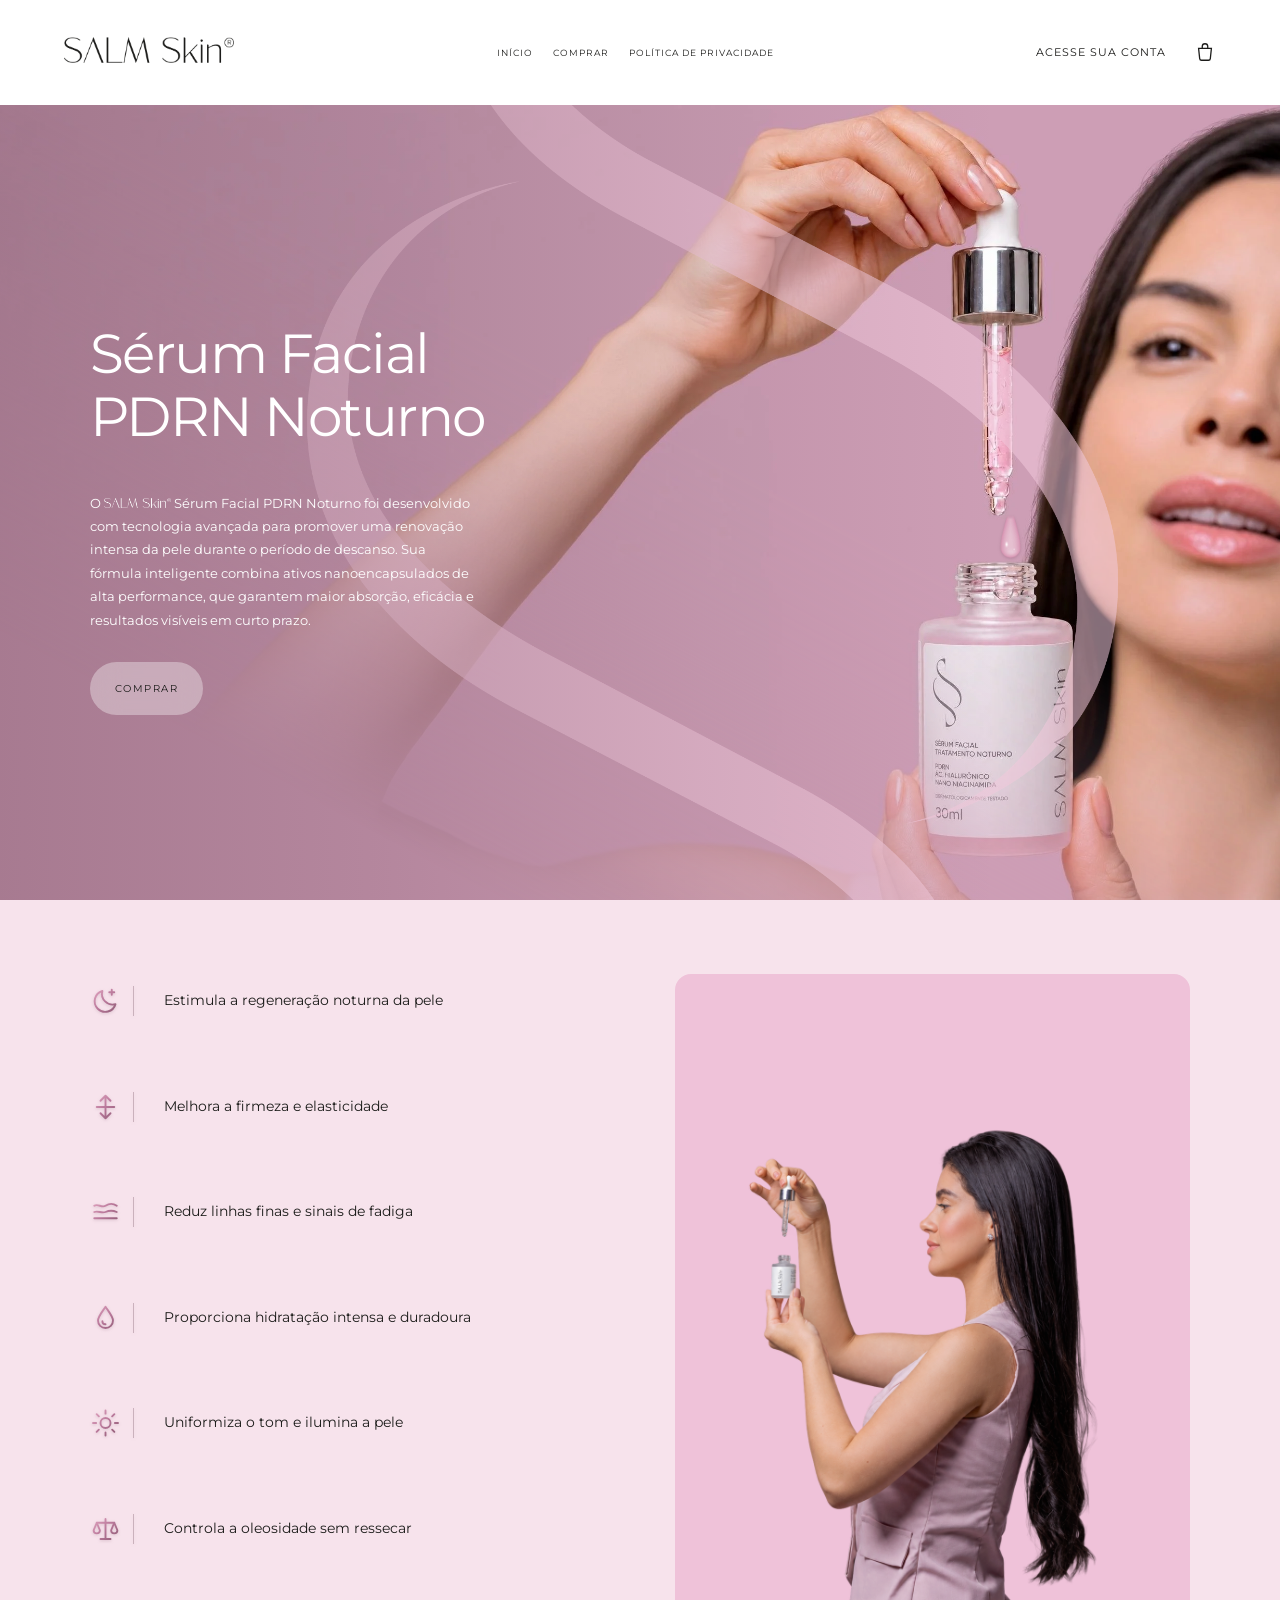
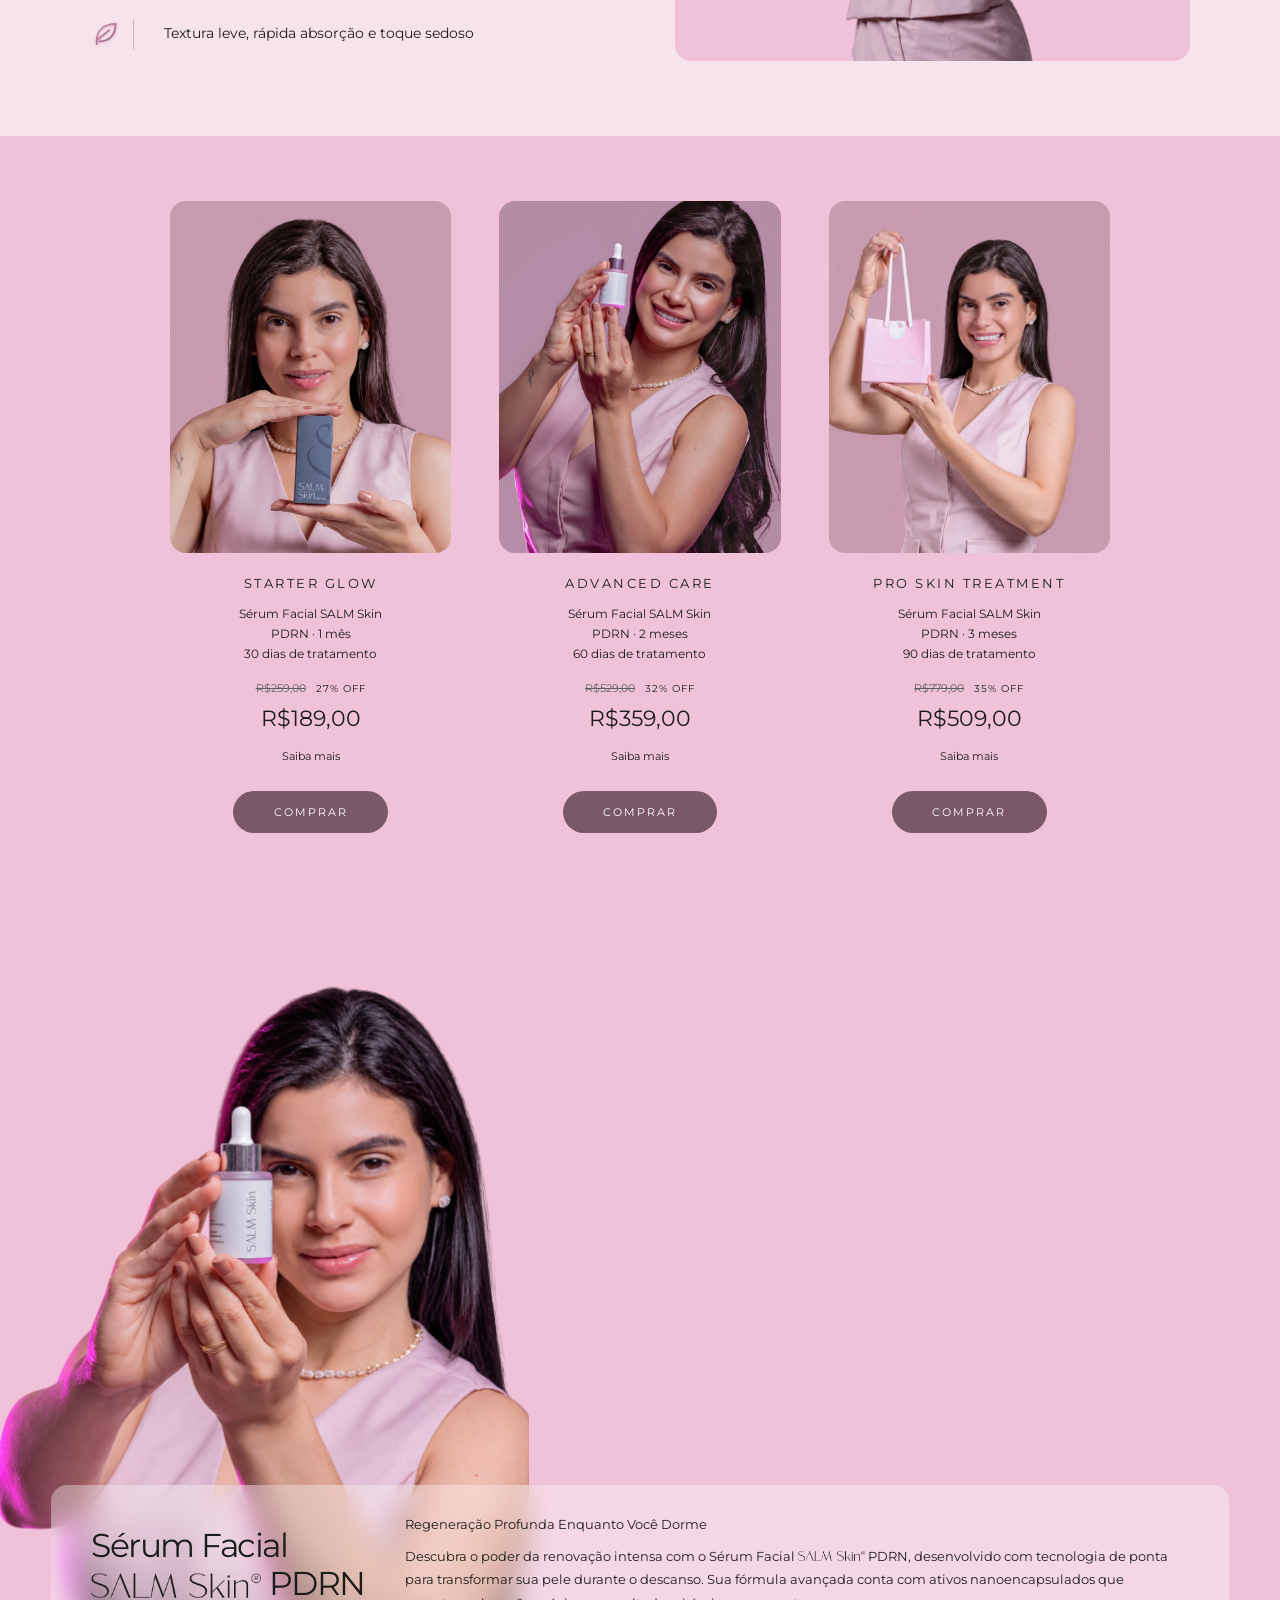
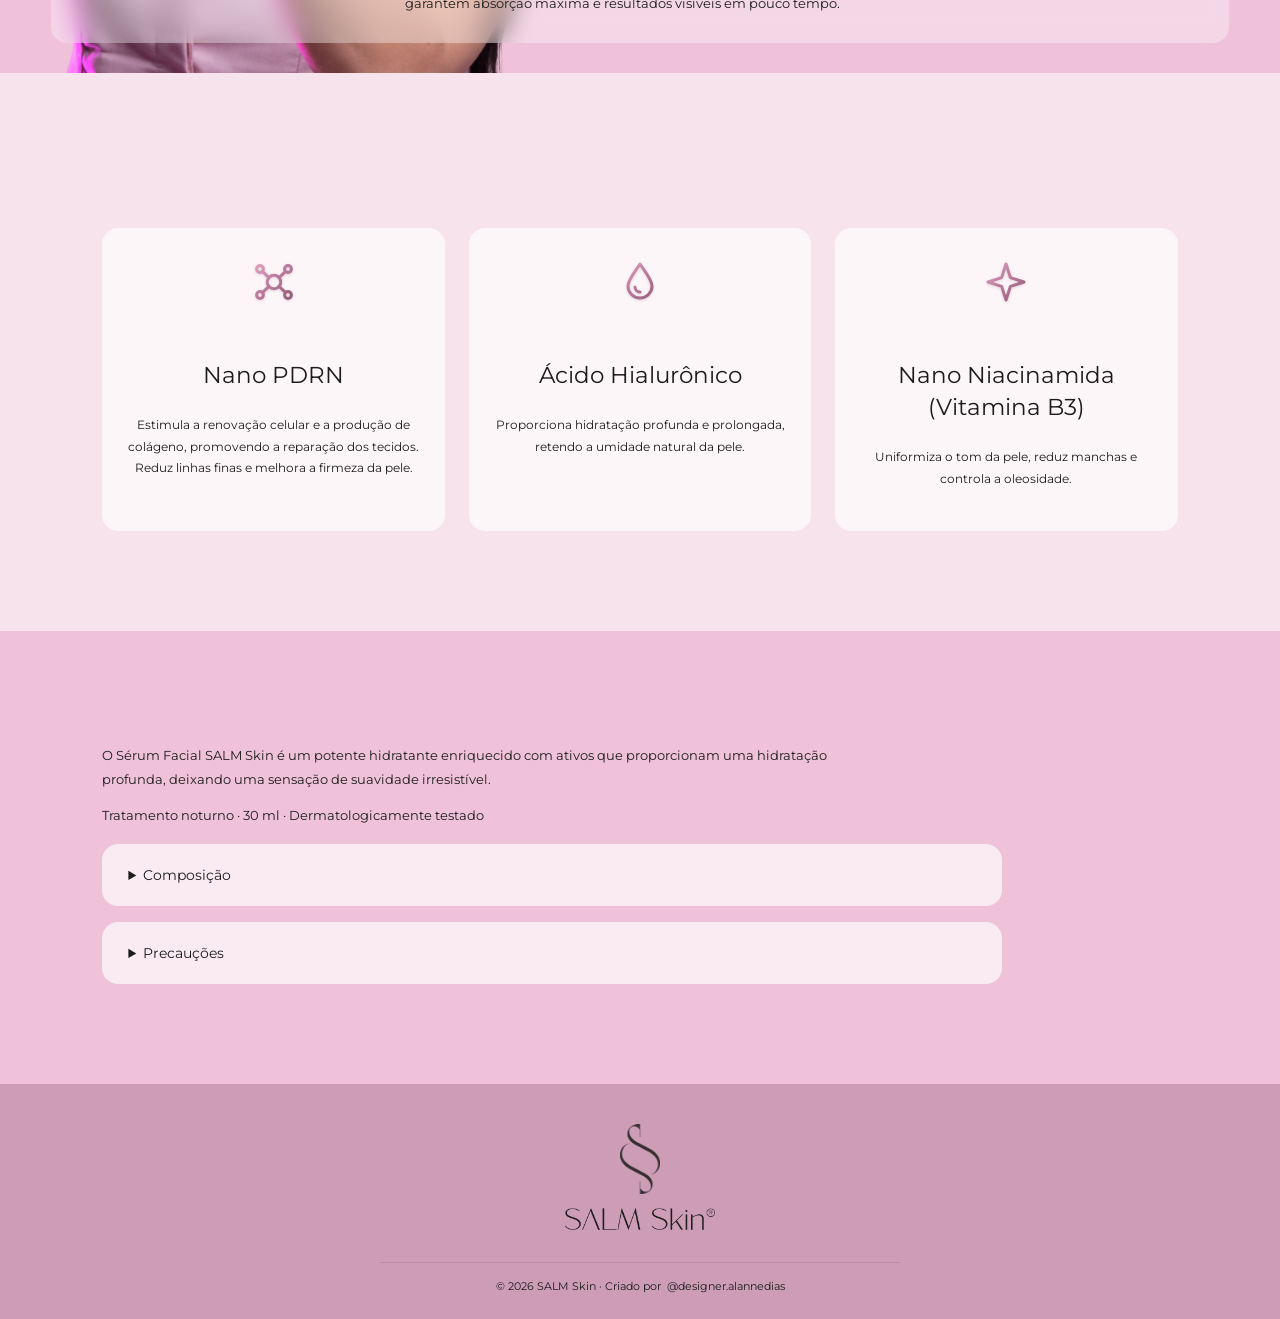
<file: index.html>
<!doctype html><html lang="pt-BR"><head><meta charset="UTF-8"><meta name="viewport" content="width=device-width,initial-scale=1"><title>SALM Skin</title><link rel="stylesheet" href="style.css"><link rel="stylesheet" href="loja/store.css?v=pingo-largo-mao-15"></head><body><header><a href="#inicio" aria-label="SALM Skin início"><img src="assets/wordmark.png" alt="SALM Skin"></a><nav><a href="#inicio">INÍCIO</a><a href="#serum">COMPRAR</a><a href="https://salmskin.lojavirtualnuvem.com.br/politica-de-privacidade">POLÍTICA DE PRIVACIDADE</a></nav><div class="header-right"><a class="shop" href="https://salmskin.lojavirtualnuvem.com.br/account/login">ACESSE SUA CONTA</a><a class="cart-link" href="https://salmskin.lojavirtualnuvem.com.br/comprar/" aria-label="Carrinho"><svg viewBox="0 0 24 24" aria-hidden="true"><path d="M5 8h14l-1.2 11.2a2 2 0 0 1-2 1.8H8.2a2 2 0 0 1-2-1.8Z"/><path d="M9 8V6a3 3 0 0 1 6 0v2"/></svg></a></div></header><main><section class="hero" id="inicio"><img class="hero-half-symbol" src="assets/symbol.png" alt="" aria-hidden="true"><i class="hero-watermark" aria-hidden="true"></i><div class="intro"><h1>Sérum Facial<br><em>PDRN Noturno</em></h1><p class="lead">O <img class="brand-inline" src="assets/wordmark.png" alt="SALM Skin"> Sérum Facial PDRN Noturno foi desenvolvido com tecnologia avançada para promover uma renovação intensa da pele durante o período de descanso. Sua fórmula inteligente combina ativos nanoencapsulados de alta performance, que garantem maior absorção, eficácia e resultados visíveis em curto prazo.</p><a class="button" href="#serum">COMPRAR</a></div><div class="liquid-photo hero-photo"><div class="portrait-stage"><img src="assets/hero-serum-transparente-v4.webp" data-desktop="assets/hero-banner-desktop.webp" data-mobile="assets/hero-serum-transparente-v4.webp" alt="Modelo com conta-gotas e frasco SALM Skin"><i class="serum-drop"></i><i class="serum-drop second"></i></div></div></section><section class="section benefits benefits-orbit"><div class="benefits-composition"><div class="benefits-side"><article class="benefit-point"><svg class="line-icon icon-std" viewBox="0 0 24 24" aria-hidden="true"><path d="M20 14.5A8.5 8.5 0 0 1 9.5 4 8.5 8.5 0 1 0 20 14.5Z"/><path d="M17 3v4M15 5h4"/></svg>Estimula a regeneração noturna da pele</article><article class="benefit-point"><svg class="line-icon icon-std" viewBox="0 0 24 24" aria-hidden="true"><path d="M12 3v18M8 7l4-4 4 4M8 17l4 4 4-4"/><path d="M5 12h14"/></svg>Melhora a firmeza e elasticidade</article><article class="benefit-point"><svg class="line-icon icon-std" viewBox="0 0 24 24" aria-hidden="true"><path d="M3 7c3-2 6 2 9 0s6-2 9 0"/><path d="M3 12c3-1.3 6 1.3 9 0s6-1.3 9 0"/><path d="M3 17h18"/></svg>Reduz linhas finas e sinais de fadiga</article><article class="benefit-point"><svg class="line-icon icon-std" viewBox="0 0 24 24" aria-hidden="true"><path d="M12 3c-3 4.5-6 8-6 11a6 6 0 0 0 12 0c0-3-3-6.5-6-11Z"/><path d="M9.5 14.5a2.5 2.5 0 0 0 2.5 2.5"/></svg>Proporciona hidratação intensa e duradoura</article><article class="benefit-point"><svg class="line-icon icon-std" viewBox="0 0 24 24" aria-hidden="true"><circle cx="12" cy="12" r="4"/><path d="M12 2v2.5M12 19.5V22M2 12h2.5M19.5 12H22M4.9 4.9l1.8 1.8M17.3 17.3l1.8 1.8M4.9 19.1l1.8-1.8M17.3 6.7l1.8-1.8"/></svg>Uniformiza o tom e ilumina a pele</article><article class="benefit-point"><svg class="line-icon icon-std" viewBox="0 0 24 24" aria-hidden="true"><path d="M12 4v16M8 20h8M5 7h14"/><path d="M5 7l-2.5 6a2.5 2.5 0 0 0 5 0Z"/><path d="M19 7l-2.5 6a2.5 2.5 0 0 0 5 0Z"/></svg>Controla a oleosidade sem ressecar</article><article class="benefit-point"><svg class="line-icon icon-std" viewBox="0 0 24 24" aria-hidden="true"><path d="M20 4C11 4 5 9 5 17v3"/><path d="M20 4c0 9-5 14-13 14"/><path d="M5 17 15 9"/></svg>Textura leve, rápida absorção e toque sedoso</article></div><div class="benefits-serum"><img class="benefits-photo" src="assets/ritual-transparent.png" alt="Gota do Sérum Facial SALM Skin PDRN caindo no frasco"></div></div></section><section class="section catalog" id="serum"><div class="catalog-grid"><article><img class="catalog-image img-caixa" src="assets/produto-caixa-centro.webp" alt="Starter Glow: modelo segurando a caixa do Sérum SALM Skin"><h3>Starter Glow</h3><p class="cat-desc">Sérum Facial SALM Skin<br>PDRN · 1 mês<br>30 dias de tratamento</p><p class="cat-old"><del>R$259,00</del> <span>27% OFF</span></p><p class="cat-price"><strong>R$189,00</strong></p><details class="plan-details"><summary>Saiba mais</summary><p>Ideal para quem deseja iniciar sua jornada de cuidados com a SALM Skin. Este frasco é o ponto de partida para adaptar sua pele à tecnologia nanoencapsulada e sentir os primeiros sinais de renovação e viço.</p></details><a class="btn-dark add-btn" href="https://salmskin.lojavirtualnuvem.com.br/produtos/serum-facial-salm-skin-pdrn/">COMPRAR</a></article><article><img class="catalog-image" src="assets/produto-sorriso-rosa.webp" alt="Advanced Care"><h3>Advanced Care</h3><p class="cat-desc">Sérum Facial SALM Skin<br>PDRN · 2 meses<br>60 dias de tratamento</p><p class="cat-old"><del>R$529,00</del> <span>32% OFF</span></p><p class="cat-price"><strong>R$359,00</strong></p><details class="plan-details"><summary>Saiba mais</summary><p>Quando o cuidado vira rotina. Este kit com 2 séruns é focado em quem já busca resultados mais consistentes na uniformização do tom e na firmeza da pele. A constância potencializa a ação regeneradora do Nano PDRN.</p></details><a class="btn-dark add-btn" href="https://salmskin.lojavirtualnuvem.com.br/produtos/serum-facial-salm-skin-pdrn-copia/">COMPRAR</a></article><article><img class="catalog-image img-sacola" src="assets/produto-sacola-perto.webp" alt="Pro Skin Treatment: modelo com a sacola SALM Skin"><h3>Pro Skin Treatment</h3><p class="cat-desc">Sérum Facial SALM Skin<br>PDRN · 3 meses<br>90 dias de tratamento</p><p class="cat-old"><del>R$779,00</del> <span>35% OFF</span></p><p class="cat-price"><strong>R$509,00</strong></p><details class="plan-details"><summary>Saiba mais</summary><p>BÔNUS EXCLUSIVO: Frete Grátis + Mini Guia Digital &quot;Rotina de Pele SALM Skin&quot;.<br><br>O protocolo recomendado para a transformação real da sua pele. Três meses é o ciclo ideal para que os ativos nanoencapsulados atuem profundamente em todas as camadas, entregando o máximo de regeneração, clareamento e rejuvenescimento.</p></details><a class="btn-dark add-btn" href="https://salmskin.lojavirtualnuvem.com.br/produtos/serum-facial-salm-skin-pdrn-copia1/">COMPRAR</a></article></div></section><section class="liquid-section serum-story"><div class="faithful-product"><img src="assets/serum-recorte.png" alt="Embalagem original do Sérum Facial SALM Skin PDRN"></div><div class="liquid-copy"><h2>Sérum Facial<br><em><img class="brand-inline" src="assets/wordmark.png" alt="SALM Skin"> PDRN</em></h2><p>Regeneração Profunda Enquanto Você Dorme</p><p>Descubra o poder da renovação intensa com o Sérum Facial <img class="brand-inline" src="assets/wordmark.png" alt="SALM Skin"> PDRN, desenvolvido com tecnologia de ponta para transformar sua pele durante o descanso. Sua fórmula avançada conta com ativos nanoencapsulados que garantem absorção máxima e resultados visíveis em pouco tempo.</p></div></section><section class="formula section"><svg width="0" height="0" style="position:absolute" aria-hidden="true"><defs><linearGradient id="pinkGlass" x1="0" y1="0" x2="1" y2="1"><stop offset="0" stop-color="#fbe6f0" stop-opacity=".9"/><stop offset=".55" stop-color="#e7a9c6" stop-opacity=".6"/><stop offset="1" stop-color="#c98aa9" stop-opacity=".75"/></linearGradient><linearGradient id="pinkLine" gradientUnits="userSpaceOnUse" x1="2" y1="2" x2="22" y2="22"><stop offset="0" stop-color="#e3a6c2"/><stop offset=".5" stop-color="#b9789a"/><stop offset="1" stop-color="#8c5a73"/></linearGradient></defs></svg><div class="ingredients"><article><span class="glass-tile"><svg class="active-icon icon-std" viewBox="0 0 24 24" aria-hidden="true"><circle cx="12" cy="12" r="3.4"/><circle cx="5" cy="5.5" r="1.7"/><circle cx="19" cy="5.5" r="1.7"/><circle cx="5" cy="18.5" r="1.7"/><circle cx="19" cy="18.5" r="1.7"/><path d="M6.3 6.8l3.2 3M17.7 6.8l-3.2 3M6.3 17.2l3.2-3M17.7 17.2l-3.2-3"/></svg></span><h3>Nano PDRN</h3><p>Estimula a renovação celular e a produção de colágeno, promovendo a reparação dos tecidos. Reduz linhas finas e melhora a firmeza da pele.</p></article><article><span class="glass-tile"><svg class="active-icon icon-std" viewBox="0 0 24 24" aria-hidden="true"><path d="M12 3c-3 4.5-6 8-6 11a6 6 0 0 0 12 0c0-3-3-6.5-6-11Z"/><path d="M9.5 14.5a2.5 2.5 0 0 0 2.5 2.5"/></svg></span><h3>Ácido Hialurônico</h3><p>Proporciona hidratação profunda e prolongada, retendo a umidade natural da pele.</p></article><article><span class="glass-tile"><svg class="active-icon icon-std" viewBox="0 0 24 24" aria-hidden="true"><path d="M12 3l2.2 6.8L21 12l-6.8 2.2L12 21l-2.2-6.8L3 12l6.8-2.2Z"/></svg></span><h3>Nano Niacinamida (Vitamina B3)</h3><p>Uniformiza o tom da pele, reduz manchas e controla a oleosidade.</p></article></div></section><section class="section label-info"><p>O Sérum Facial SALM Skin é um potente hidratante enriquecido com ativos que proporcionam uma hidratação profunda, deixando uma sensação de suavidade irresistível.</p><p>Tratamento noturno · 30 ml · Dermatologicamente testado</p><details><summary>Composição</summary><p>Aqua, Xanthan Gum, Panthenol, Niacinamide, Propylene Glycol, Diazolidinyl Urea, Parfum, Lecithin, Sodium Hyaluronate, Sodium DNA, Caprylic/Capric Triglyceride, Phenoxyethanol, Polysorbate 80, Sorbitan Stearate, Caprylyl Glycol, PCA Ethyl Cocoyl Arginate, Benzyl Salicylate, Limonene, Iodopropynyl Butylcarbamate, Cyanocobalamin, Lactic Acid.</p></details><details><summary>Precauções</summary><p>Mantenha fora do alcance das crianças, em local fresco e protegido dos raios solares. Caso o produto entre em contato com os olhos, lave imediatamente com água em abundância. No caso de irritação, suspenda o uso e, se necessário, procure orientação médica. Uso externo.</p></details></section></main><footer><img class="footer-symbol" src="assets/symbol.png" alt="Símbolo SALM Skin"><img src="assets/wordmark.png" alt="SALM Skin"><div class="creator-credit">© 2026 SALM Skin · Criado por <a href="https://www.instagram.com/designer.alannedias/" target="_blank" rel="noopener noreferrer">@designer.alannedias</a></div></footer><script src="app.js?v=frasco-mais-alto-11"></script><script src="loja/store.js"></script></body></html>
</file>
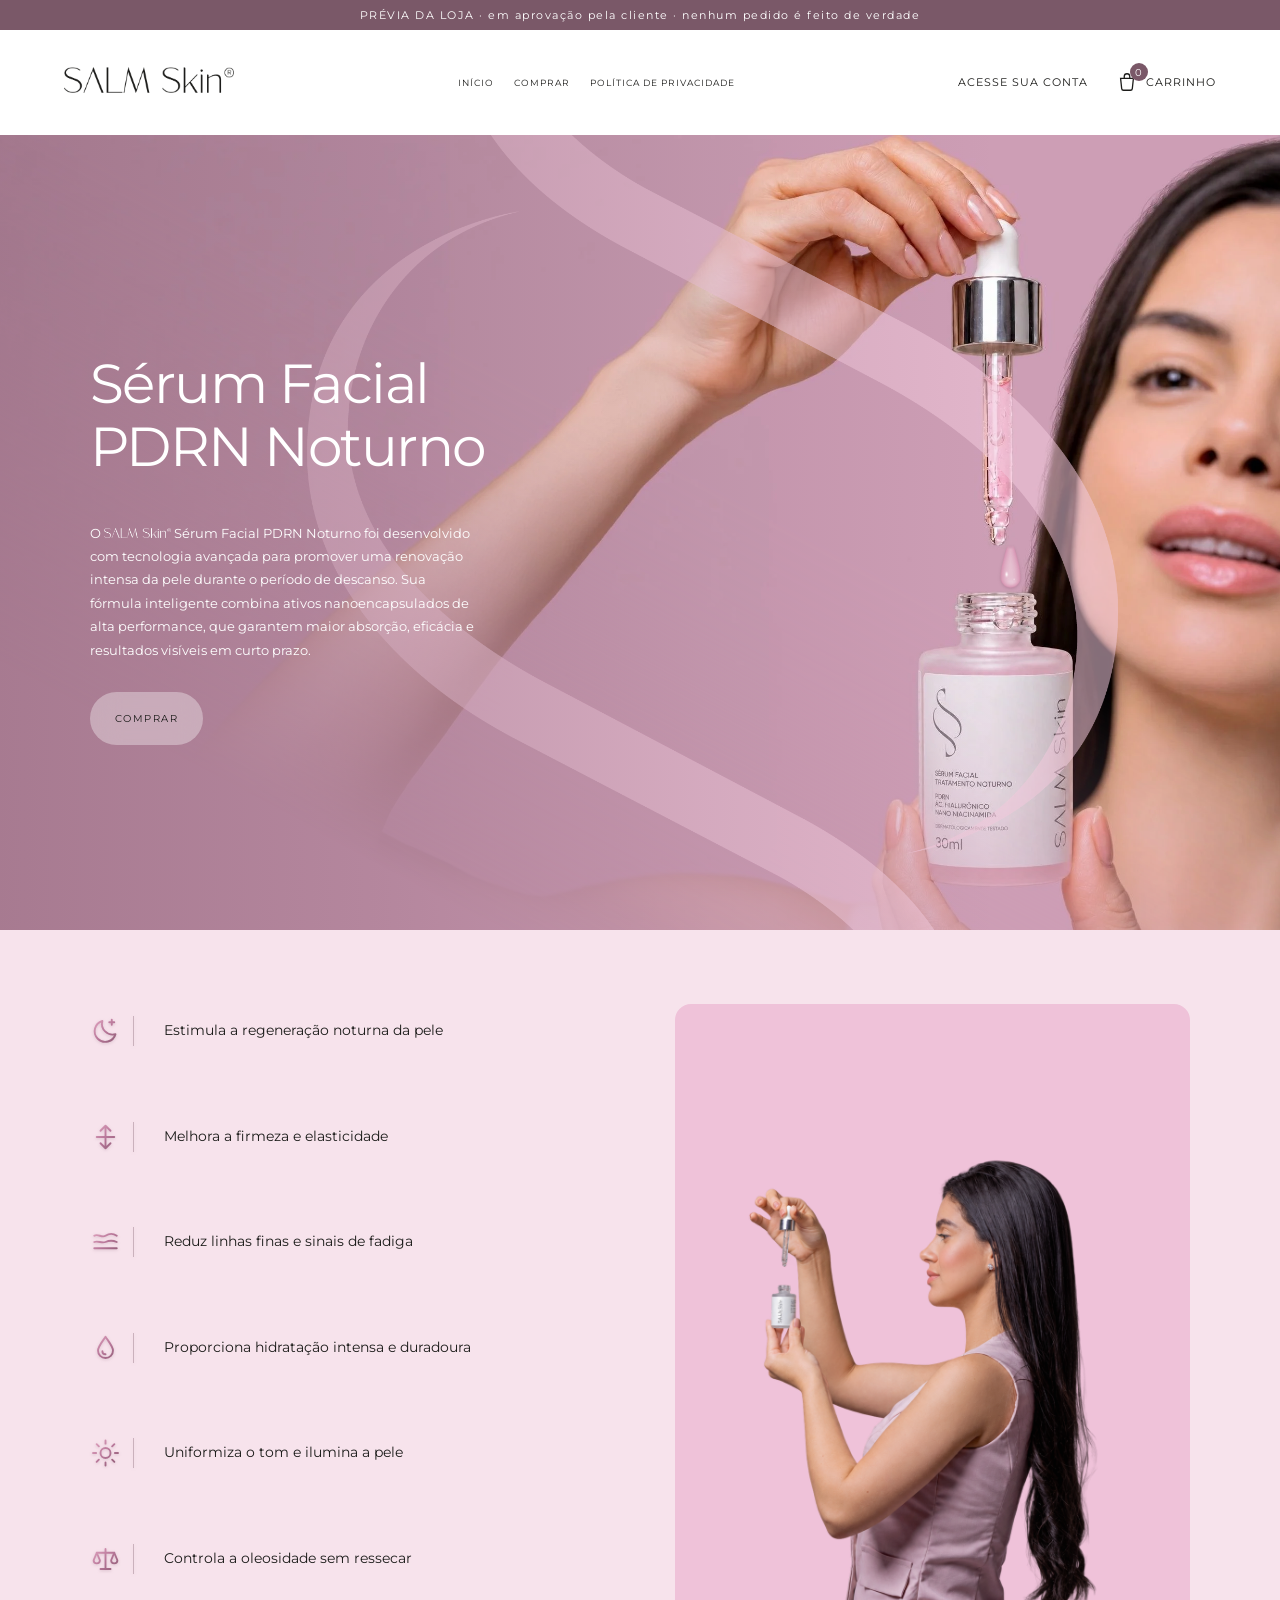
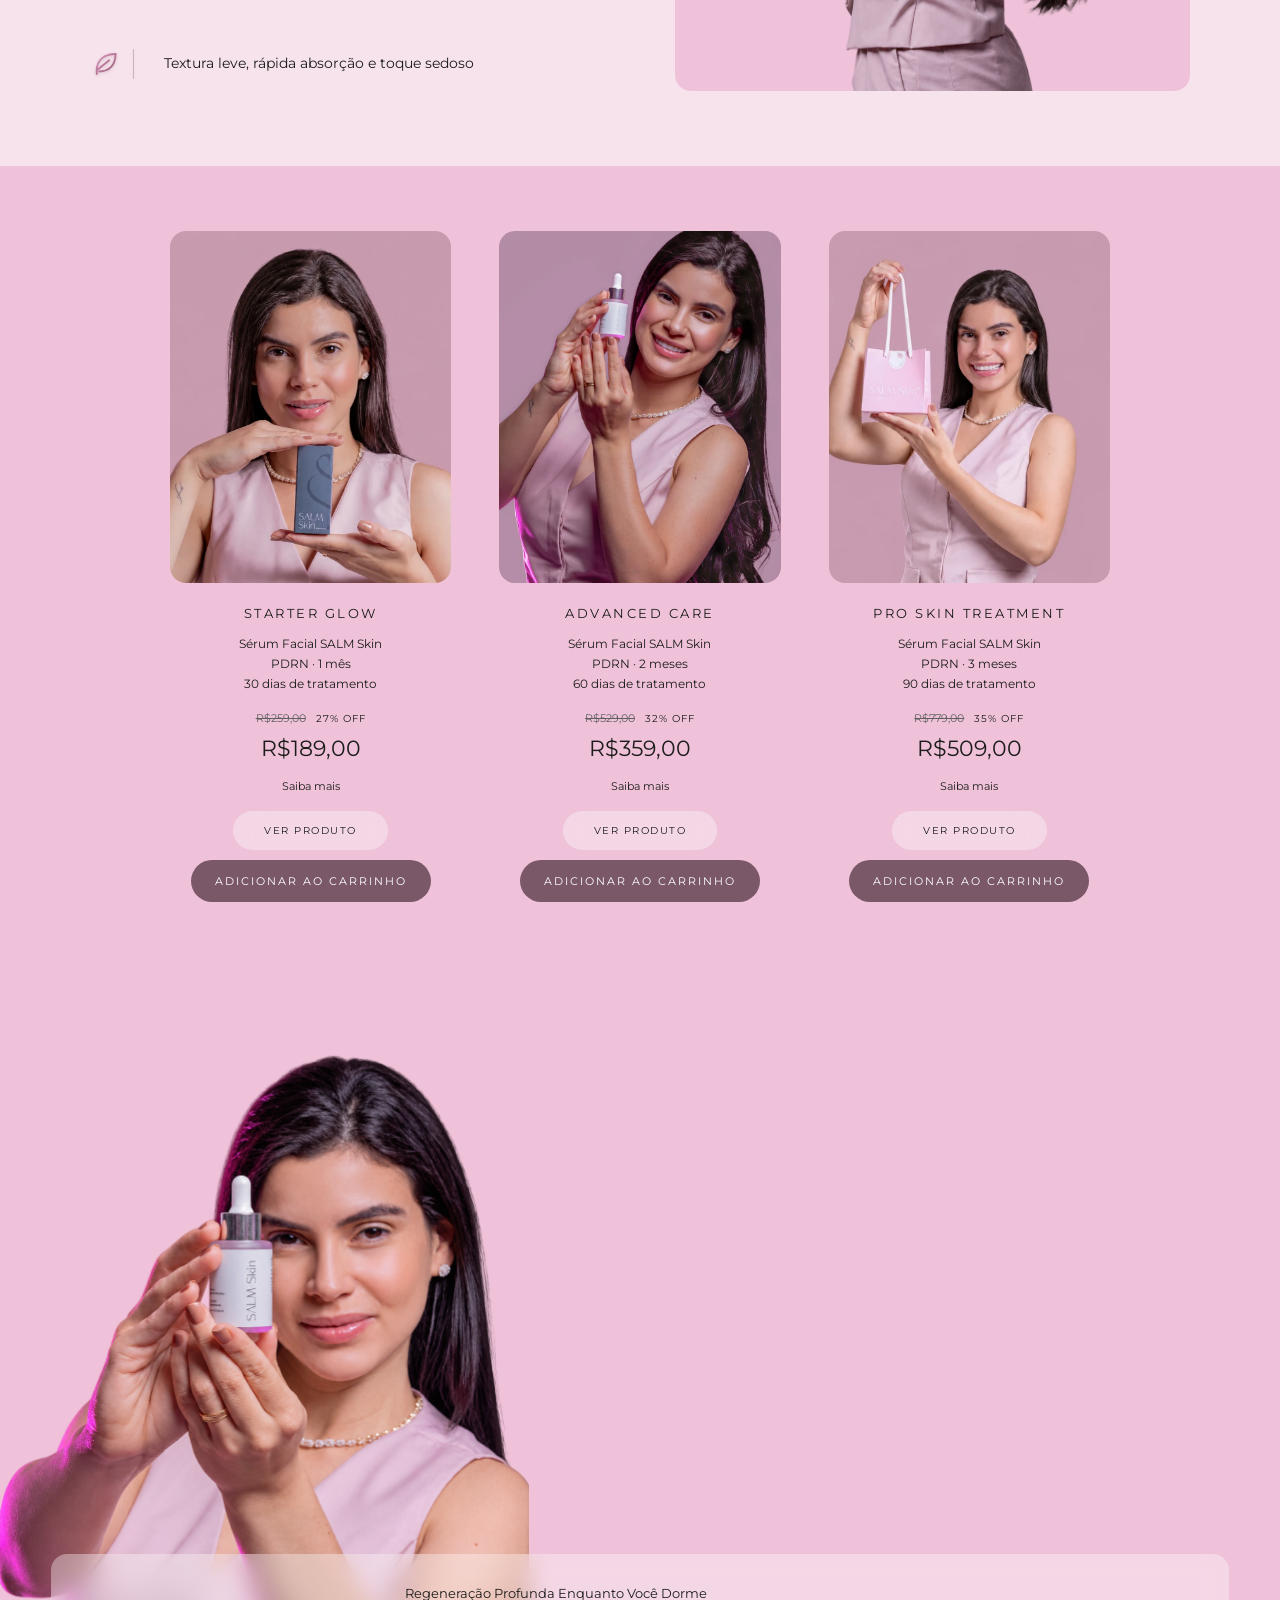
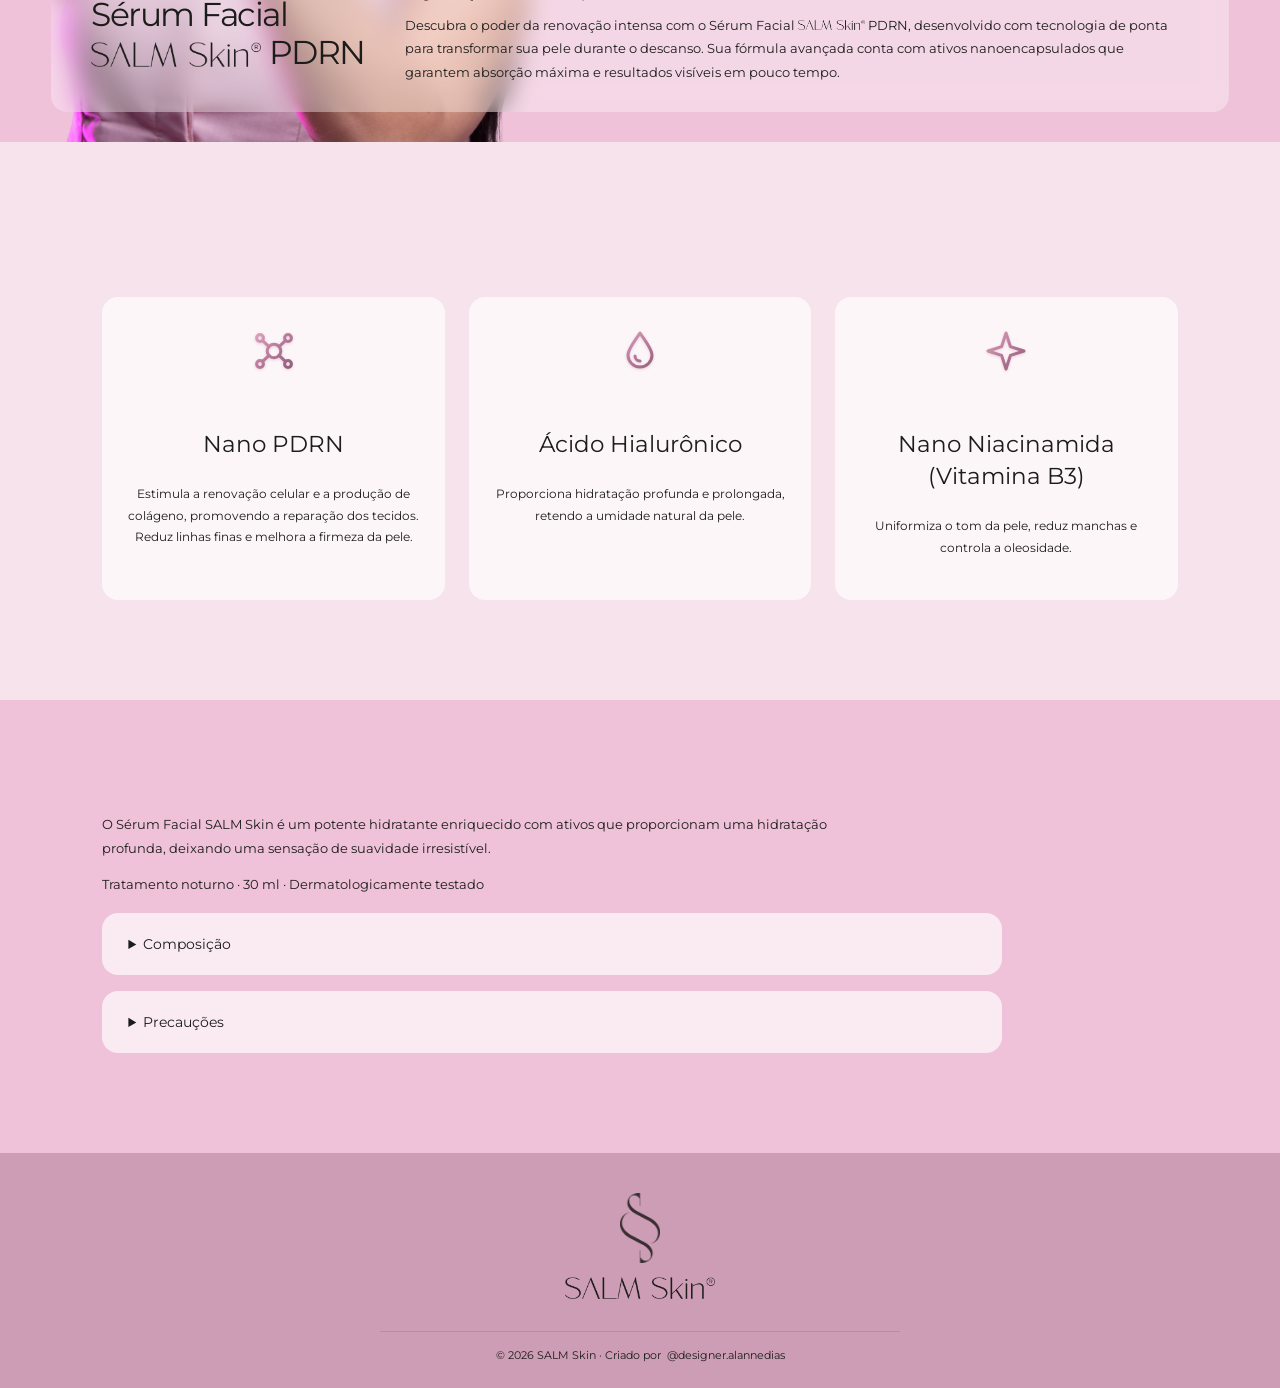
<file: loja-previa/index.html>
<!doctype html><html lang="pt-BR"><head><meta charset="UTF-8"><meta name="viewport" content="width=device-width,initial-scale=1"><title>SALM Skin</title><link rel="stylesheet" href="style.css"><link rel="stylesheet" href="loja/store.css?v=pingo-largo-mao-15"></head><body><div class="preview-flag">PRÉVIA DA LOJA · em aprovação pela cliente · nenhum pedido é feito de verdade</div><header><a href="index.html" aria-label="SALM Skin início"><img src="../assets/wordmark.png" alt="SALM Skin"></a><nav><a href="#inicio">INÍCIO</a><a href="#serum">COMPRAR</a><a href="https://salmskin.lojavirtualnuvem.com.br/politica-de-privacidade">POLÍTICA DE PRIVACIDADE</a></nav><div class="header-right"><a class="shop" href="https://salmskin.lojavirtualnuvem.com.br/account/login">ACESSE SUA CONTA</a><a class="cart-link" href="carrinho.html" aria-label="Carrinho"><svg viewBox="0 0 24 24" aria-hidden="true"><path d="M5 8h14l-1.2 11.2a2 2 0 0 1-2 1.8H8.2a2 2 0 0 1-2-1.8Z"/><path d="M9 8V6a3 3 0 0 1 6 0v2"/></svg><b data-cart-count hidden>0</b>CARRINHO</a></div></header><main><section class="hero" id="inicio"><img class="hero-half-symbol" src="../assets/symbol.png" alt="" aria-hidden="true"><i class="hero-watermark" aria-hidden="true"></i><div class="intro"><h1>Sérum Facial<br><em>PDRN Noturno</em></h1><p class="lead">O <img class="brand-inline" src="../assets/wordmark.png" alt="SALM Skin"> Sérum Facial PDRN Noturno foi desenvolvido com tecnologia avançada para promover uma renovação intensa da pele durante o período de descanso. Sua fórmula inteligente combina ativos nanoencapsulados de alta performance, que garantem maior absorção, eficácia e resultados visíveis em curto prazo.</p><a class="button" href="#serum">COMPRAR</a></div><div class="liquid-photo hero-photo"><div class="portrait-stage"><img src="../assets/hero-serum-transparente-v4.webp" data-desktop="../assets/hero-banner-desktop.webp" data-mobile="../assets/hero-serum-transparente-v4.webp" alt="Modelo com conta-gotas e frasco SALM Skin"><i class="serum-drop"></i><i class="serum-drop second"></i></div></div></section><section class="section benefits benefits-orbit"><div class="benefits-composition"><div class="benefits-side"><article class="benefit-point"><svg class="line-icon icon-std" viewBox="0 0 24 24" aria-hidden="true"><path d="M20 14.5A8.5 8.5 0 0 1 9.5 4 8.5 8.5 0 1 0 20 14.5Z"/><path d="M17 3v4M15 5h4"/></svg>Estimula a regeneração noturna da pele</article><article class="benefit-point"><svg class="line-icon icon-std" viewBox="0 0 24 24" aria-hidden="true"><path d="M12 3v18M8 7l4-4 4 4M8 17l4 4 4-4"/><path d="M5 12h14"/></svg>Melhora a firmeza e elasticidade</article><article class="benefit-point"><svg class="line-icon icon-std" viewBox="0 0 24 24" aria-hidden="true"><path d="M3 7c3-2 6 2 9 0s6-2 9 0"/><path d="M3 12c3-1.3 6 1.3 9 0s6-1.3 9 0"/><path d="M3 17h18"/></svg>Reduz linhas finas e sinais de fadiga</article><article class="benefit-point"><svg class="line-icon icon-std" viewBox="0 0 24 24" aria-hidden="true"><path d="M12 3c-3 4.5-6 8-6 11a6 6 0 0 0 12 0c0-3-3-6.5-6-11Z"/><path d="M9.5 14.5a2.5 2.5 0 0 0 2.5 2.5"/></svg>Proporciona hidratação intensa e duradoura</article><article class="benefit-point"><svg class="line-icon icon-std" viewBox="0 0 24 24" aria-hidden="true"><circle cx="12" cy="12" r="4"/><path d="M12 2v2.5M12 19.5V22M2 12h2.5M19.5 12H22M4.9 4.9l1.8 1.8M17.3 17.3l1.8 1.8M4.9 19.1l1.8-1.8M17.3 6.7l1.8-1.8"/></svg>Uniformiza o tom e ilumina a pele</article><article class="benefit-point"><svg class="line-icon icon-std" viewBox="0 0 24 24" aria-hidden="true"><path d="M12 4v16M8 20h8M5 7h14"/><path d="M5 7l-2.5 6a2.5 2.5 0 0 0 5 0Z"/><path d="M19 7l-2.5 6a2.5 2.5 0 0 0 5 0Z"/></svg>Controla a oleosidade sem ressecar</article><article class="benefit-point"><svg class="line-icon icon-std" viewBox="0 0 24 24" aria-hidden="true"><path d="M20 4C11 4 5 9 5 17v3"/><path d="M20 4c0 9-5 14-13 14"/><path d="M5 17 15 9"/></svg>Textura leve, rápida absorção e toque sedoso</article></div><div class="benefits-serum"><img class="benefits-photo" src="../assets/ritual-transparent.png" alt="Gota do Sérum Facial SALM Skin PDRN caindo no frasco"></div></div></section><section class="section catalog" id="serum"><div class="catalog-grid"><article><img class="catalog-image img-caixa" src="../assets/produto-caixa-centro.webp" alt="Starter Glow: modelo segurando a caixa do Sérum SALM Skin"><h3>Starter Glow</h3><p class="cat-desc">Sérum Facial SALM Skin<br>PDRN · 1 mês<br>30 dias de tratamento</p><p class="cat-old"><del>R$259,00</del> <span>27% OFF</span></p><p class="cat-price"><strong>R$189,00</strong></p><details class="plan-details"><summary>Saiba mais</summary><p>Ideal para quem deseja iniciar sua jornada de cuidados com a SALM Skin. Este frasco é o ponto de partida para adaptar sua pele à tecnologia nanoencapsulada e sentir os primeiros sinais de renovação e viço.</p></details><a class="button" href="produto.html?p=starter-glow">VER PRODUTO</a><button class="btn-dark add-btn" data-add="starter-glow">ADICIONAR AO CARRINHO</button></article><article><img class="catalog-image" src="../assets/produto-sorriso-rosa.webp" alt="Advanced Care"><h3>Advanced Care</h3><p class="cat-desc">Sérum Facial SALM Skin<br>PDRN · 2 meses<br>60 dias de tratamento</p><p class="cat-old"><del>R$529,00</del> <span>32% OFF</span></p><p class="cat-price"><strong>R$359,00</strong></p><details class="plan-details"><summary>Saiba mais</summary><p>Quando o cuidado vira rotina. Este kit com 2 séruns é focado em quem já busca resultados mais consistentes na uniformização do tom e na firmeza da pele. A constância potencializa a ação regeneradora do Nano PDRN.</p></details><a class="button" href="produto.html?p=advanced-care">VER PRODUTO</a><button class="btn-dark add-btn" data-add="advanced-care">ADICIONAR AO CARRINHO</button></article><article><img class="catalog-image img-sacola" src="../assets/produto-sacola-perto.webp" alt="Pro Skin Treatment: modelo com a sacola SALM Skin"><h3>Pro Skin Treatment</h3><p class="cat-desc">Sérum Facial SALM Skin<br>PDRN · 3 meses<br>90 dias de tratamento</p><p class="cat-old"><del>R$779,00</del> <span>35% OFF</span></p><p class="cat-price"><strong>R$509,00</strong></p><details class="plan-details"><summary>Saiba mais</summary><p>BÔNUS EXCLUSIVO: Frete Grátis + Mini Guia Digital &quot;Rotina de Pele SALM Skin&quot;.<br><br>O protocolo recomendado para a transformação real da sua pele. Três meses é o ciclo ideal para que os ativos nanoencapsulados atuem profundamente em todas as camadas, entregando o máximo de regeneração, clareamento e rejuvenescimento.</p></details><a class="button" href="produto.html?p=pro-skin">VER PRODUTO</a><button class="btn-dark add-btn" data-add="pro-skin">ADICIONAR AO CARRINHO</button></article></div></section><section class="liquid-section serum-story"><div class="faithful-product"><img src="../assets/serum-recorte.png" alt="Embalagem original do Sérum Facial SALM Skin PDRN"></div><div class="liquid-copy"><h2>Sérum Facial<br><em><img class="brand-inline" src="../assets/wordmark.png" alt="SALM Skin"> PDRN</em></h2><p>Regeneração Profunda Enquanto Você Dorme</p><p>Descubra o poder da renovação intensa com o Sérum Facial <img class="brand-inline" src="../assets/wordmark.png" alt="SALM Skin"> PDRN, desenvolvido com tecnologia de ponta para transformar sua pele durante o descanso. Sua fórmula avançada conta com ativos nanoencapsulados que garantem absorção máxima e resultados visíveis em pouco tempo.</p></div></section><section class="formula section"><svg width="0" height="0" style="position:absolute" aria-hidden="true"><defs><linearGradient id="pinkGlass" x1="0" y1="0" x2="1" y2="1"><stop offset="0" stop-color="#fbe6f0" stop-opacity=".9"/><stop offset=".55" stop-color="#e7a9c6" stop-opacity=".6"/><stop offset="1" stop-color="#c98aa9" stop-opacity=".75"/></linearGradient><linearGradient id="pinkLine" gradientUnits="userSpaceOnUse" x1="2" y1="2" x2="22" y2="22"><stop offset="0" stop-color="#e3a6c2"/><stop offset=".5" stop-color="#b9789a"/><stop offset="1" stop-color="#8c5a73"/></linearGradient></defs></svg><div class="ingredients"><article><span class="glass-tile"><svg class="active-icon icon-std" viewBox="0 0 24 24" aria-hidden="true"><circle cx="12" cy="12" r="3.4"/><circle cx="5" cy="5.5" r="1.7"/><circle cx="19" cy="5.5" r="1.7"/><circle cx="5" cy="18.5" r="1.7"/><circle cx="19" cy="18.5" r="1.7"/><path d="M6.3 6.8l3.2 3M17.7 6.8l-3.2 3M6.3 17.2l3.2-3M17.7 17.2l-3.2-3"/></svg></span><h3>Nano PDRN</h3><p>Estimula a renovação celular e a produção de colágeno, promovendo a reparação dos tecidos. Reduz linhas finas e melhora a firmeza da pele.</p></article><article><span class="glass-tile"><svg class="active-icon icon-std" viewBox="0 0 24 24" aria-hidden="true"><path d="M12 3c-3 4.5-6 8-6 11a6 6 0 0 0 12 0c0-3-3-6.5-6-11Z"/><path d="M9.5 14.5a2.5 2.5 0 0 0 2.5 2.5"/></svg></span><h3>Ácido Hialurônico</h3><p>Proporciona hidratação profunda e prolongada, retendo a umidade natural da pele.</p></article><article><span class="glass-tile"><svg class="active-icon icon-std" viewBox="0 0 24 24" aria-hidden="true"><path d="M12 3l2.2 6.8L21 12l-6.8 2.2L12 21l-2.2-6.8L3 12l6.8-2.2Z"/></svg></span><h3>Nano Niacinamida (Vitamina B3)</h3><p>Uniformiza o tom da pele, reduz manchas e controla a oleosidade.</p></article></div></section><section class="section label-info"><p>O Sérum Facial SALM Skin é um potente hidratante enriquecido com ativos que proporcionam uma hidratação profunda, deixando uma sensação de suavidade irresistível.</p><p>Tratamento noturno · 30 ml · Dermatologicamente testado</p><details><summary>Composição</summary><p>Aqua, Xanthan Gum, Panthenol, Niacinamide, Propylene Glycol, Diazolidinyl Urea, Parfum, Lecithin, Sodium Hyaluronate, Sodium DNA, Caprylic/Capric Triglyceride, Phenoxyethanol, Polysorbate 80, Sorbitan Stearate, Caprylyl Glycol, PCA Ethyl Cocoyl Arginate, Benzyl Salicylate, Limonene, Iodopropynyl Butylcarbamate, Cyanocobalamin, Lactic Acid.</p></details><details><summary>Precauções</summary><p>Mantenha fora do alcance das crianças, em local fresco e protegido dos raios solares. Caso o produto entre em contato com os olhos, lave imediatamente com água em abundância. No caso de irritação, suspenda o uso e, se necessário, procure orientação médica. Uso externo.</p></details></section></main><footer><img class="footer-symbol" src="../assets/symbol.png" alt="Símbolo SALM Skin"><img src="../assets/wordmark.png" alt="SALM Skin"><div class="creator-credit">© 2026 SALM Skin · Criado por <a href="https://www.instagram.com/designer.alannedias/" target="_blank" rel="noopener noreferrer">@designer.alannedias</a></div></footer><script src="app.js?v=frasco-mais-alto-11"></script><script src="loja/store.js"></script></body></html>
</file>
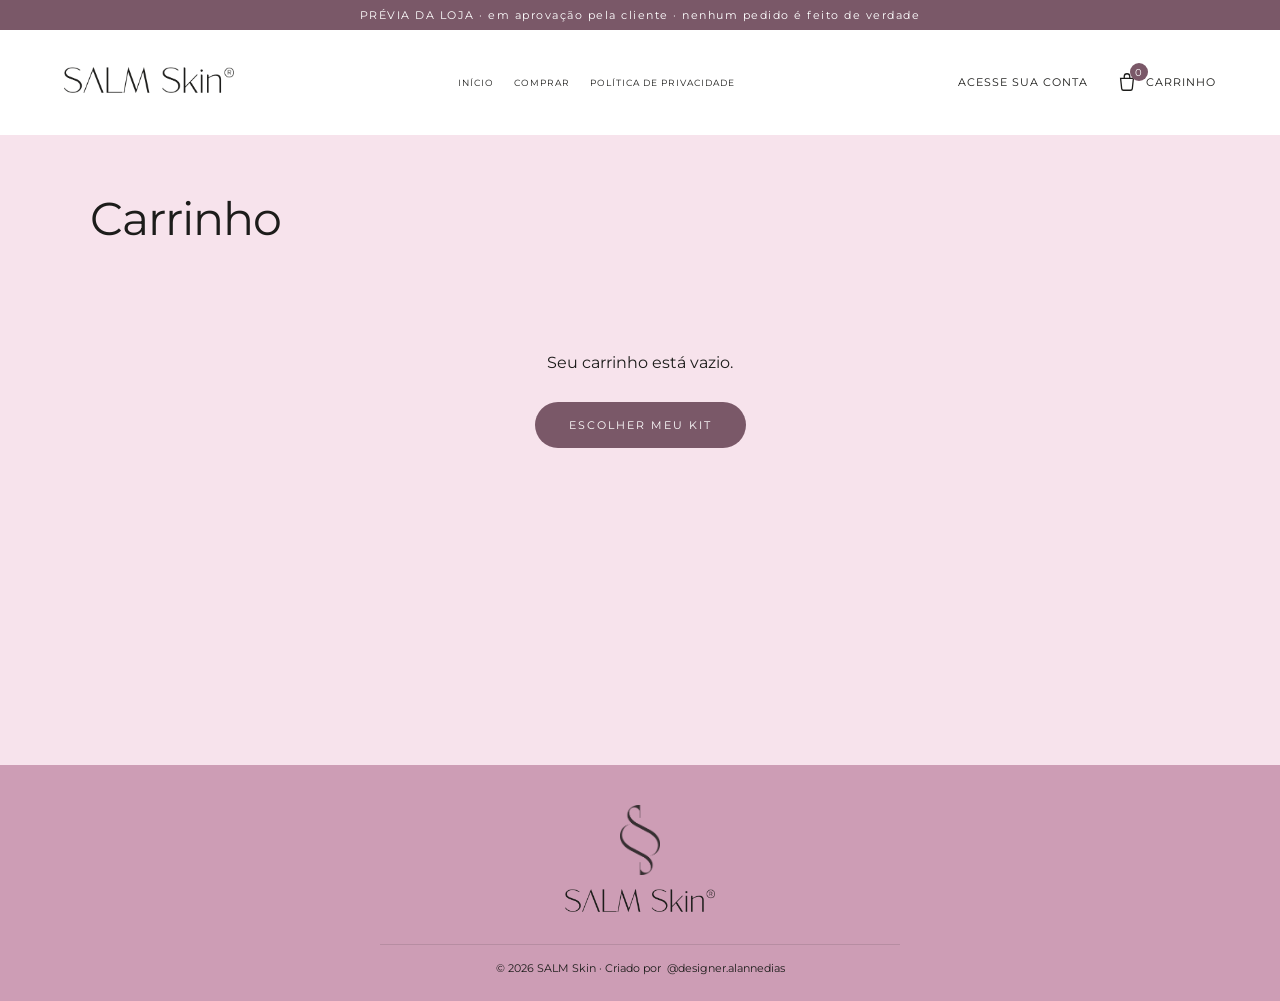
<file: carrinho.html>
<!doctype html><html lang="pt-BR"><head><meta charset="UTF-8"><meta name="viewport" content="width=device-width,initial-scale=1"><title>Carrinho · SALM Skin</title><link rel="stylesheet" href="style.css"><link rel="stylesheet" href="loja/store.css"></head><body><div class="preview-flag">PRÉVIA DA LOJA · em aprovação pela cliente · nenhum pedido é feito de verdade</div><header><a href="index.html" aria-label="SALM Skin início"><img src="assets/wordmark.png" alt="SALM Skin"></a><nav><a href="index.html">INÍCIO</a><a href="index.html#serum">COMPRAR</a><a href="https://salmskin.lojavirtualnuvem.com.br/politica-de-privacidade">POLÍTICA DE PRIVACIDADE</a></nav><div class="header-right"><a class="shop" href="https://salmskin.lojavirtualnuvem.com.br/account/login">ACESSE SUA CONTA</a><a class="cart-link" href="carrinho.html" aria-label="Carrinho"><svg viewBox="0 0 24 24" aria-hidden="true"><path d="M5 8h14l-1.2 11.2a2 2 0 0 1-2 1.8H8.2a2 2 0 0 1-2-1.8Z"/><path d="M9 8V6a3 3 0 0 1 6 0v2"/></svg><b data-cart-count hidden>0</b>CARRINHO</a></div></header><main><section class="page"><h1>Carrinho</h1><div id="cart"></div></section></main><footer><img class="footer-symbol" src="assets/symbol.png" alt="Símbolo SALM Skin"><img src="assets/wordmark.png" alt="SALM Skin"><div class="creator-credit">© 2026 SALM Skin · Criado por <a href="https://www.instagram.com/designer.alannedias/" target="_blank" rel="noopener noreferrer">@designer.alannedias</a></div></footer><script src="loja/store.js"></script><script>function render(){var it=SALM.itens(),el=document.getElementById("cart");if(!it.length){el.innerHTML='<div class="empty"><p>Seu carrinho está vazio.</p><a class="btn-dark" href="index.html#serum">Escolher meu kit</a></div>';return}var h='<div class="cart-wrap"><div>';it.forEach(function(i){h+='<div class="cart-item"><img src="'+i.p.img+'" alt=""><div><h3>'+i.p.nome+'</h3><p>Sérum Facial SALM Skin PDRN · '+i.p.dias+' dias</p><p>'+SALM.brl(i.p.por)+' cada</p></div><div class="ci-right"><div class="qty"><button data-m="'+i.p.id+'">−</button><input value="'+i.q+'" readonly><button data-p="'+i.p.id+'">+</button></div><strong>'+SALM.brl(i.p.por*i.q)+'</strong><button class="link-rm" data-r="'+i.p.id+'">Remover</button></div></div>'});var gratis=it.some(function(i){return i.p.id==="pro-skin"});h+='</div><aside class="summary"><h2>Resumo</h2><div class="sum-row"><span>Subtotal</span><span>'+SALM.brl(SALM.total())+'</span></div><div class="sum-row"><span>Frete</span><span>'+(gratis?"Grátis":"Calculado na finalização")+'</span></div><div class="sum-row total"><span>Total</span><span>'+SALM.brl(SALM.total())+(gratis?"":" + frete")+'</span></div><a class="btn-dark" href="checkout.html">Finalizar compra</a><a class="btn-light" style="width:100%;margin-top:10px" href="index.html#serum">Continuar comprando</a>';h+='<div class="info-box" style="margin-top:18px;background:rgba(247,227,236,.7)"><h3>Modo de uso</h3><ol><li>Com as mãos limpas, aplique de 3 a 4 gotas no rosto.</li><li>Espalhe com movimentos circulares até completa absorção.</li></ol></div></aside></div>';el.innerHTML=h;var c=SALM.ler();el.querySelectorAll("[data-m]").forEach(function(b){b.onclick=function(){var k=b.dataset.m;SALM.set(k,(c[k]||1)-1);render()}});el.querySelectorAll("[data-p]").forEach(function(b){b.onclick=function(){var k=b.dataset.p;SALM.set(k,(c[k]||0)+1);render()}});el.querySelectorAll("[data-r]").forEach(function(b){b.onclick=function(){SALM.set(b.dataset.r,0);render()}})}render();</script></body></html>
</file>
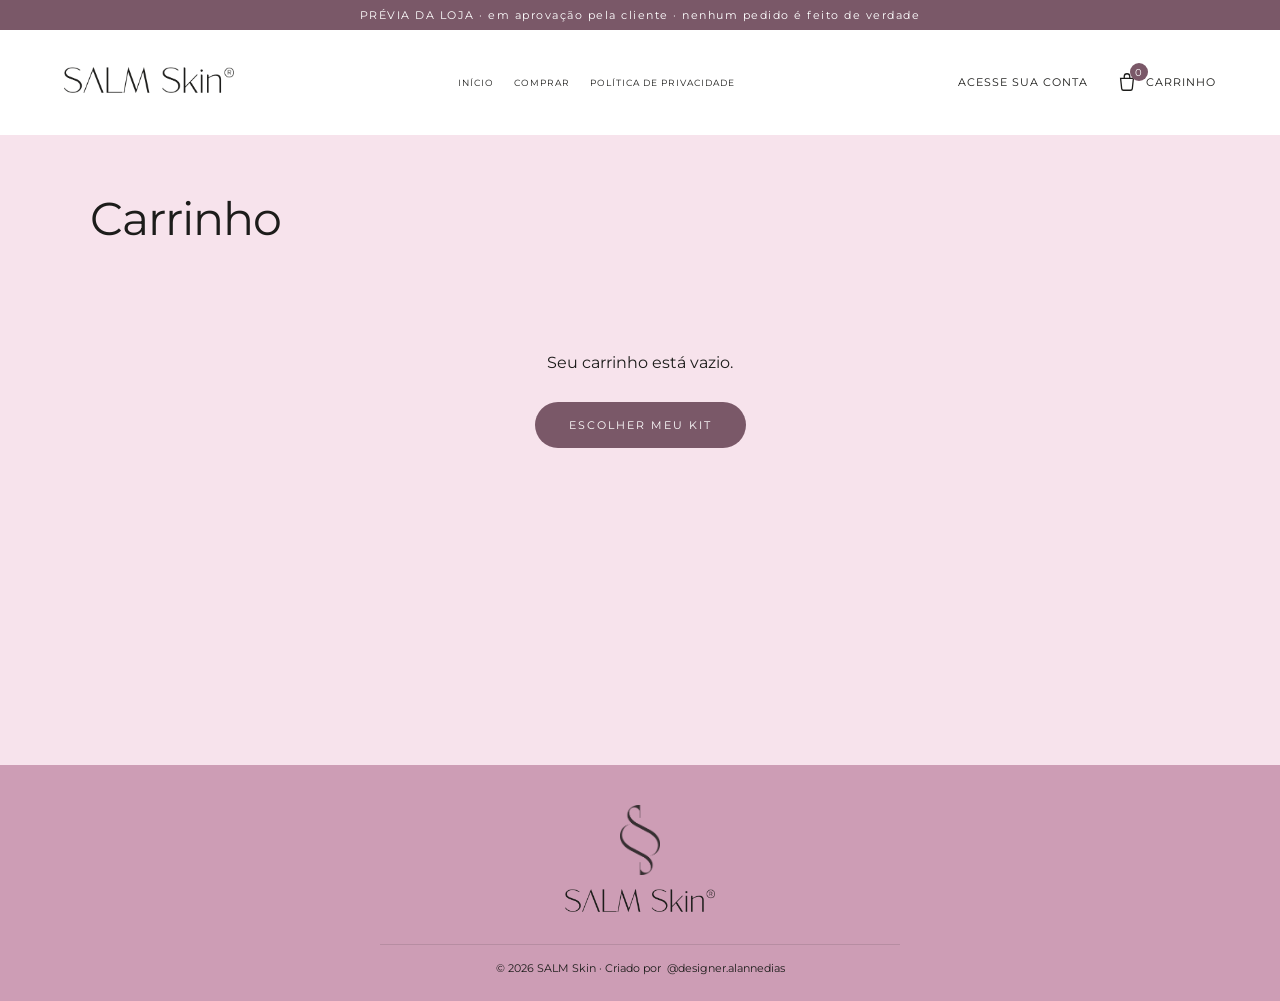
<file: checkout.html>
<!doctype html><html lang="pt-BR"><head><meta charset="UTF-8"><meta name="viewport" content="width=device-width,initial-scale=1"><title>Finalizar compra · SALM Skin</title><link rel="stylesheet" href="style.css"><link rel="stylesheet" href="loja/store.css"></head><body><div class="preview-flag">PRÉVIA DA LOJA · em aprovação pela cliente · nenhum pedido é feito de verdade</div><header><a href="index.html" aria-label="SALM Skin início"><img src="assets/wordmark.png" alt="SALM Skin"></a><nav><a href="index.html">INÍCIO</a><a href="index.html#serum">COMPRAR</a><a href="https://salmskin.lojavirtualnuvem.com.br/politica-de-privacidade">POLÍTICA DE PRIVACIDADE</a></nav><div class="header-right"><a class="shop" href="https://salmskin.lojavirtualnuvem.com.br/account/login">ACESSE SUA CONTA</a><a class="cart-link" href="carrinho.html" aria-label="Carrinho"><svg viewBox="0 0 24 24" aria-hidden="true"><path d="M5 8h14l-1.2 11.2a2 2 0 0 1-2 1.8H8.2a2 2 0 0 1-2-1.8Z"/><path d="M9 8V6a3 3 0 0 1 6 0v2"/></svg><b data-cart-count hidden>0</b>CARRINHO</a></div></header><main><section class="page"><h1>Finalizar compra</h1><div class="steps-bar"><span class="on">1. Seus dados</span><span>›</span><span class="on">2. Entrega</span><span>›</span><span class="on">3. Pagamento</span></div><div class="cart-wrap"><form id="co" onsubmit="return false"><div class="fieldset"><h2>Seus dados</h2><div class="form"><label class="full">Nome completo<input required autocomplete="name"></label><label>E-mail<input type="email" required autocomplete="email"></label><label>Celular (WhatsApp)<input required inputmode="tel" autocomplete="tel"></label><label class="full">CPF<input required inputmode="numeric"></label></div></div><div class="fieldset"><h2>Entrega</h2><div class="form"><label>CEP<input id="ccep" required inputmode="numeric" maxlength="9"></label><label>Número<input required></label><label class="full">Endereço<input required autocomplete="street-address"></label><label>Complemento<input></label><label>Bairro<input required></label><label>Cidade<input required></label><label>Estado<select required><option value="">Selecione</option><option>MT</option><option>SP</option><option>RJ</option><option>MG</option><option>Outro</option></select></label></div><div class="ship-opts" style="margin-top:14px"><label><input type="radio" name="frete" checked><span>Entrega padrão (Correios)</span><span>valor na Nuvemshop</span></label><label><input type="radio" name="frete"><span>Entrega expressa</span><span>valor na Nuvemshop</span></label></div><p class="note">Os valores e prazos reais de frete serão calculados pela loja Nuvemshop quando a cliente aprovar e a loja for ligada.</p></div><div class="fieldset"><h2>Pagamento</h2><div class="pay-opts"><label><input type="radio" name="pag" checked><span>Pix</span><span>aprovação na hora</span></label><label><input type="radio" name="pag"><span>Cartão de crédito</span><span>parcelado</span></label><label><input type="radio" name="pag"><span>Boleto</span><span>até 3 dias úteis</span></label></div></div></form><aside class="summary"><h2>Seu pedido</h2><div id="resumo"></div><button class="btn-dark" id="pagar" type="button">Ir para o pagamento</button><p class="note">Nesta prévia, o botão só mostra a confirmação. Na versão final, ele leva ao pagamento seguro da Nuvemshop.</p></aside></div></section></main><footer><img class="footer-symbol" src="assets/symbol.png" alt="Símbolo SALM Skin"><img src="assets/wordmark.png" alt="SALM Skin"><div class="creator-credit">© 2026 SALM Skin · Criado por <a href="https://www.instagram.com/designer.alannedias/" target="_blank" rel="noopener noreferrer">@designer.alannedias</a></div></footer><script src="loja/store.js"></script><script>var it=SALM.itens();if(!it.length){location.href="carrinho.html"}var g=it.some(function(i){return i.p.id==="pro-skin"});var h="";it.forEach(function(i){h+='<div class="sum-row"><span>'+i.q+"× "+i.p.nome+"</span><span>"+SALM.brl(i.p.por*i.q)+"</span></div>"});h+='<div class="sum-row"><span>Frete</span><span>'+(g?"Grátis":"a calcular")+'</span></div><div class="sum-row total"><span>Total</span><span>'+SALM.brl(SALM.total())+"</span></div>";resumo.innerHTML=h;ccep.oninput=function(){var v=ccep.value.replace(/\D/g,"").slice(0,8);ccep.value=v.length>5?v.slice(0,5)+"-"+v.slice(5):v};pagar.onclick=function(){var f=document.getElementById("co");if(!f.reportValidity())return;SALM.limpar();location.href="pedido.html"};</script></body></html>
</file>
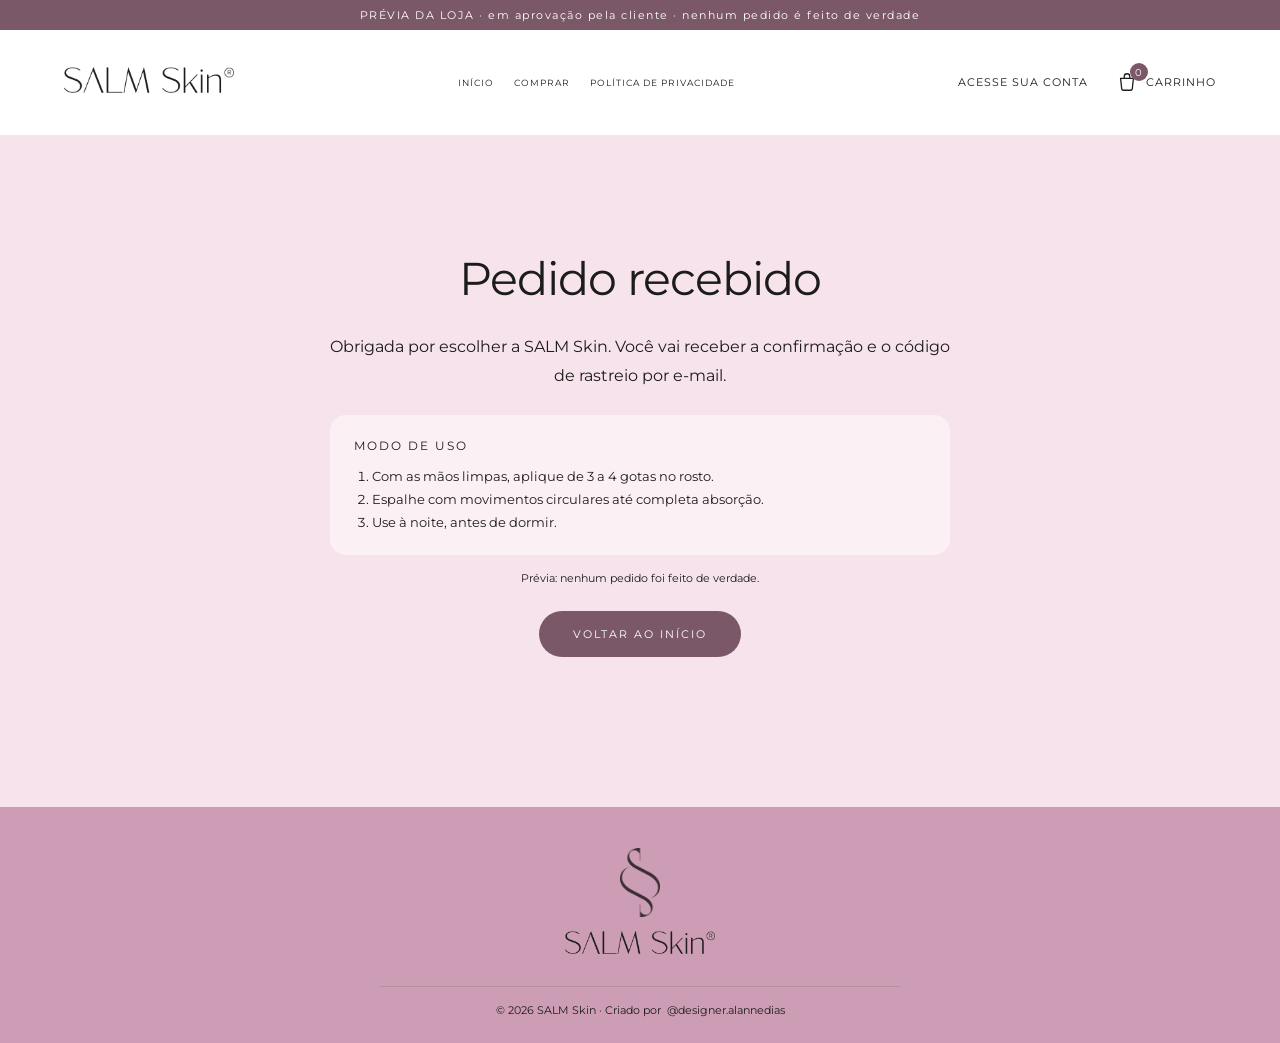
<file: pedido.html>
<!doctype html><html lang="pt-BR"><head><meta charset="UTF-8"><meta name="viewport" content="width=device-width,initial-scale=1"><title>Pedido recebido · SALM Skin</title><link rel="stylesheet" href="style.css"><link rel="stylesheet" href="loja/store.css"></head><body><div class="preview-flag">PRÉVIA DA LOJA · em aprovação pela cliente · nenhum pedido é feito de verdade</div><header><a href="index.html" aria-label="SALM Skin início"><img src="assets/wordmark.png" alt="SALM Skin"></a><nav><a href="index.html">INÍCIO</a><a href="index.html#serum">COMPRAR</a><a href="https://salmskin.lojavirtualnuvem.com.br/politica-de-privacidade">POLÍTICA DE PRIVACIDADE</a></nav><div class="header-right"><a class="shop" href="https://salmskin.lojavirtualnuvem.com.br/account/login">ACESSE SUA CONTA</a><a class="cart-link" href="carrinho.html" aria-label="Carrinho"><svg viewBox="0 0 24 24" aria-hidden="true"><path d="M5 8h14l-1.2 11.2a2 2 0 0 1-2 1.8H8.2a2 2 0 0 1-2-1.8Z"/><path d="M9 8V6a3 3 0 0 1 6 0v2"/></svg><b data-cart-count hidden>0</b>CARRINHO</a></div></header><main><section class="page"><div class="empty" style="max-width:620px;margin:auto"><h1>Pedido recebido</h1><p>Obrigada por escolher a SALM Skin. Você vai receber a confirmação e o código de rastreio por e-mail.</p><div class="info-box" style="text-align:left"><h3>Modo de uso</h3><ol><li>Com as mãos limpas, aplique de 3 a 4 gotas no rosto.</li><li>Espalhe com movimentos circulares até completa absorção.</li><li>Use à noite, antes de dormir.</li></ol></div><p class="note">Prévia: nenhum pedido foi feito de verdade.</p><a class="btn-dark" href="index.html">Voltar ao início</a></div></section></main><footer><img class="footer-symbol" src="assets/symbol.png" alt="Símbolo SALM Skin"><img src="assets/wordmark.png" alt="SALM Skin"><div class="creator-credit">© 2026 SALM Skin · Criado por <a href="https://www.instagram.com/designer.alannedias/" target="_blank" rel="noopener noreferrer">@designer.alannedias</a></div></footer><script src="loja/store.js"></script></body></html>
</file>
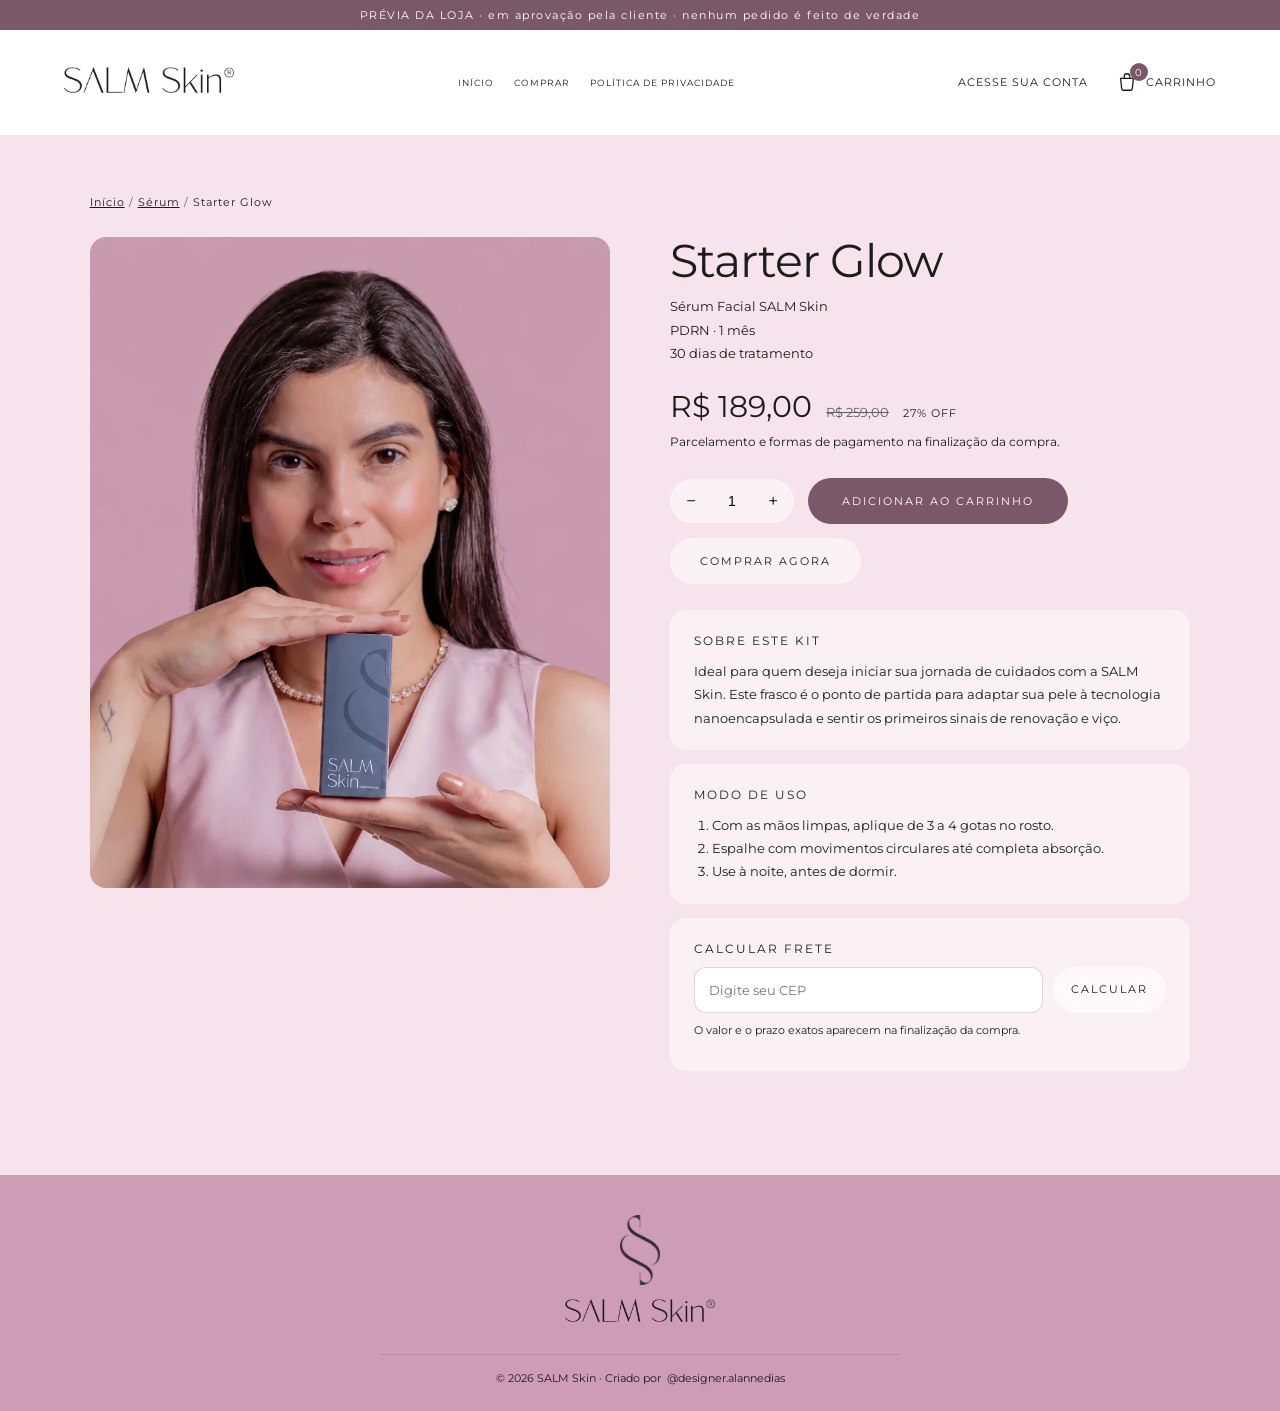
<file: produto.html>
<!doctype html><html lang="pt-BR"><head><meta charset="UTF-8"><meta name="viewport" content="width=device-width,initial-scale=1"><title>Produto · SALM Skin</title><link rel="stylesheet" href="style.css"><link rel="stylesheet" href="loja/store.css"></head><body><div class="preview-flag">PRÉVIA DA LOJA · em aprovação pela cliente · nenhum pedido é feito de verdade</div><header><a href="index.html" aria-label="SALM Skin início"><img src="assets/wordmark.png" alt="SALM Skin"></a><nav><a href="index.html">INÍCIO</a><a href="index.html#serum">COMPRAR</a><a href="https://salmskin.lojavirtualnuvem.com.br/politica-de-privacidade">POLÍTICA DE PRIVACIDADE</a></nav><div class="header-right"><a class="shop" href="https://salmskin.lojavirtualnuvem.com.br/account/login">ACESSE SUA CONTA</a><a class="cart-link" href="carrinho.html" aria-label="Carrinho"><svg viewBox="0 0 24 24" aria-hidden="true"><path d="M5 8h14l-1.2 11.2a2 2 0 0 1-2 1.8H8.2a2 2 0 0 1-2-1.8Z"/><path d="M9 8V6a3 3 0 0 1 6 0v2"/></svg><b data-cart-count hidden>0</b>CARRINHO</a></div></header><main><section class="page"><div class="crumbs"><a href="index.html">Início</a> / <a href="index.html#serum">Sérum</a> / <span id="crumb"></span></div><div class="pdp"><div class="pdp-img"><img id="pimg" alt=""></div><div class="pdp-info"><h1 id="pnome"></h1><p class="pdp-sub" id="psub"></p><div class="pdp-price"><strong id="ppor"></strong><del id="pde"></del><span id="poff"></span></div><p class="pdp-pix">Parcelamento e formas de pagamento na finalização da compra.</p><div class="buy-row"><div class="qty"><button type="button" id="menos" aria-label="Diminuir">−</button><input id="q" value="1" inputmode="numeric" aria-label="Quantidade"><button type="button" id="mais" aria-label="Aumentar">+</button></div><button class="btn-dark" id="addp">Adicionar ao carrinho</button><a class="btn-light" id="buyp" href="carrinho.html">Comprar agora</a></div><div class="info-box" id="pbonus" hidden></div><div class="info-box"><h3>Sobre este kit</h3><p id="ptexto" style="margin:0"></p></div><div class="info-box"><h3>Modo de uso</h3><ol><li>Com as mãos limpas, aplique de 3 a 4 gotas no rosto.</li><li>Espalhe com movimentos circulares até completa absorção.</li><li>Use à noite, antes de dormir.</li></ol></div><div class="info-box"><h3>Calcular frete</h3><div class="cep-row"><input id="cep" placeholder="Digite seu CEP" inputmode="numeric" maxlength="9"><button class="btn-light" id="calc" type="button">Calcular</button></div><p class="note" id="cepmsg">O valor e o prazo exatos aparecem na finalização da compra.</p></div></div></div></section></main><footer><img class="footer-symbol" src="assets/symbol.png" alt="Símbolo SALM Skin"><img src="assets/wordmark.png" alt="SALM Skin"><div class="creator-credit">© 2026 SALM Skin · Criado por <a href="https://www.instagram.com/designer.alannedias/" target="_blank" rel="noopener noreferrer">@designer.alannedias</a></div></footer><script src="loja/store.js"></script><script>var id=new URLSearchParams(location.search).get("p")||"starter-glow";var p=SALM.P[id]||SALM.P["starter-glow"];document.title=p.nome+" · SALM Skin";crumb.textContent=p.nome;pimg.src=p.img;pimg.alt="Sérum Facial SALM Skin PDRN "+p.nome;pnome.textContent=p.nome;psub.innerHTML="Sérum Facial SALM Skin<br>PDRN · "+p.meses+(p.meses>1?" meses":" mês")+"<br>"+p.dias+" dias de tratamento";ppor.textContent=SALM.brl(p.por);pde.textContent=SALM.brl(p.de);poff.textContent=p.off;ptexto.textContent=p.texto;if(p.bonus){pbonus.hidden=false;pbonus.textContent=p.bonus}function qv(){return Math.max(1,parseInt(q.value)||1)}menos.onclick=function(){q.value=Math.max(1,qv()-1)};mais.onclick=function(){q.value=qv()+1};addp.onclick=function(){SALM.add(p.id,qv());SALM.toast("Adicionado ao carrinho")};buyp.onclick=function(){SALM.add(p.id,qv())};cep.oninput=function(){var v=cep.value.replace(/\D/g,"").slice(0,8);cep.value=v.length>5?v.slice(0,5)+"-"+v.slice(5):v};calc.onclick=function(){var v=cep.value.replace(/\D/g,"");cepmsg.textContent=v.length===8?"CEP "+cep.value+" anotado. As opções de entrega, o valor e o prazo aparecem na finalização da compra."+(p.bonus?" Este kit tem frete grátis.":""):"Digite um CEP com 8 números."};</script></body></html>
</file>
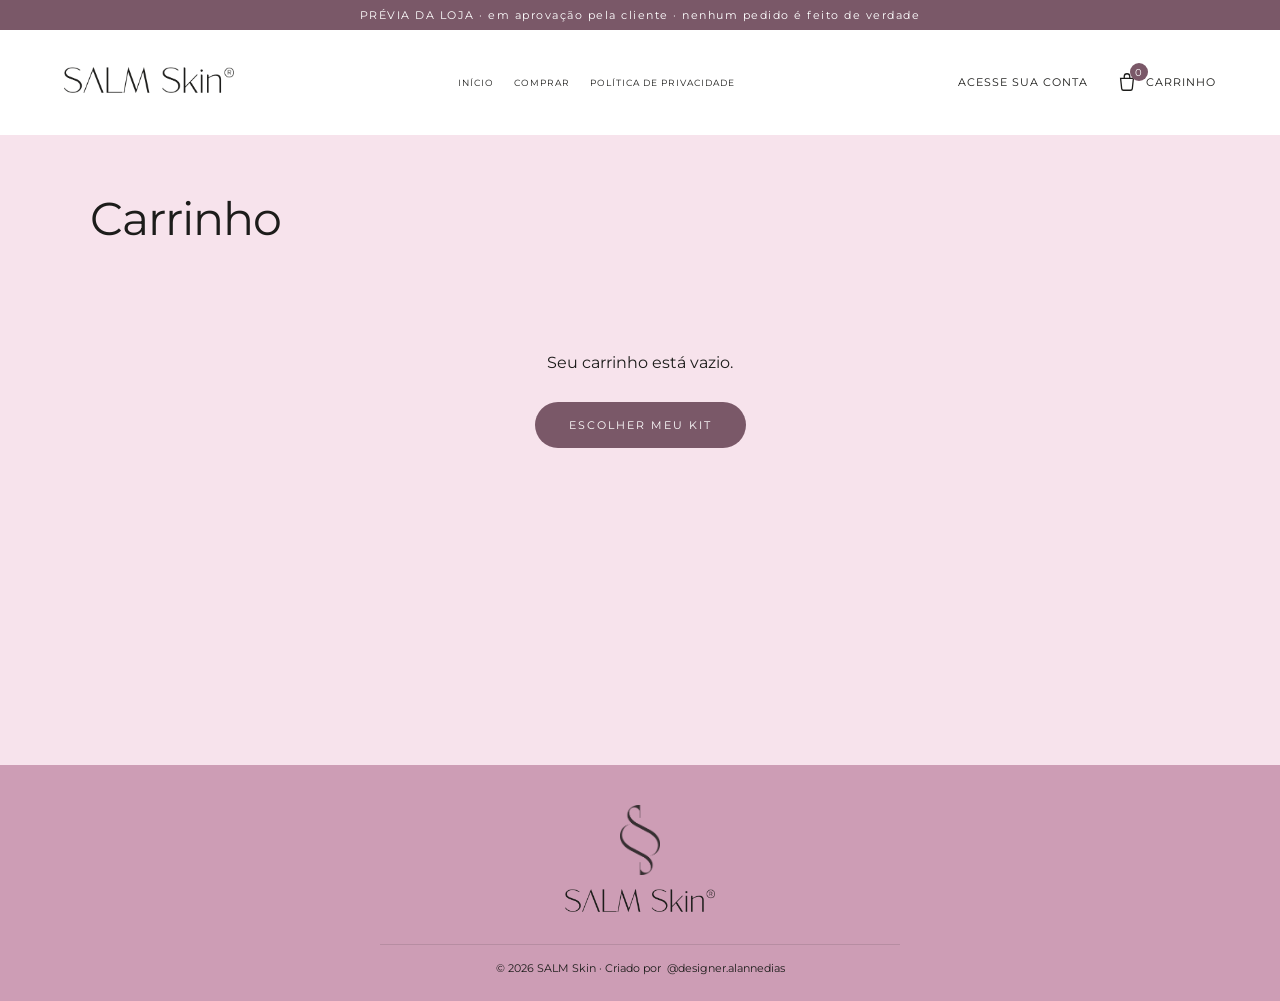
<file: loja-previa/carrinho.html>
<!doctype html><html lang="pt-BR"><head><meta charset="UTF-8"><meta name="viewport" content="width=device-width,initial-scale=1"><title>Carrinho · SALM Skin</title><link rel="stylesheet" href="style.css"><link rel="stylesheet" href="loja/store.css"></head><body><div class="preview-flag">PRÉVIA DA LOJA · em aprovação pela cliente · nenhum pedido é feito de verdade</div><header><a href="index.html" aria-label="SALM Skin início"><img src="../assets/wordmark.png" alt="SALM Skin"></a><nav><a href="index.html">INÍCIO</a><a href="index.html#serum">COMPRAR</a><a href="https://salmskin.lojavirtualnuvem.com.br/politica-de-privacidade">POLÍTICA DE PRIVACIDADE</a></nav><div class="header-right"><a class="shop" href="https://salmskin.lojavirtualnuvem.com.br/account/login">ACESSE SUA CONTA</a><a class="cart-link" href="carrinho.html" aria-label="Carrinho"><svg viewBox="0 0 24 24" aria-hidden="true"><path d="M5 8h14l-1.2 11.2a2 2 0 0 1-2 1.8H8.2a2 2 0 0 1-2-1.8Z"/><path d="M9 8V6a3 3 0 0 1 6 0v2"/></svg><b data-cart-count hidden>0</b>CARRINHO</a></div></header><main><section class="page"><h1>Carrinho</h1><div id="cart"></div></section></main><footer><img class="footer-symbol" src="../assets/symbol.png" alt="Símbolo SALM Skin"><img src="../assets/wordmark.png" alt="SALM Skin"><div class="creator-credit">© 2026 SALM Skin · Criado por <a href="https://www.instagram.com/designer.alannedias/" target="_blank" rel="noopener noreferrer">@designer.alannedias</a></div></footer><script src="loja/store.js"></script><script>function render(){var it=SALM.itens(),el=document.getElementById("cart");if(!it.length){el.innerHTML='<div class="empty"><p>Seu carrinho está vazio.</p><a class="btn-dark" href="index.html#serum">Escolher meu kit</a></div>';return}var h='<div class="cart-wrap"><div>';it.forEach(function(i){h+='<div class="cart-item"><img src="'+i.p.img+'" alt=""><div><h3>'+i.p.nome+'</h3><p>Sérum Facial SALM Skin PDRN · '+i.p.dias+' dias</p><p>'+SALM.brl(i.p.por)+' cada</p></div><div class="ci-right"><div class="qty"><button data-m="'+i.p.id+'">−</button><input value="'+i.q+'" readonly><button data-p="'+i.p.id+'">+</button></div><strong>'+SALM.brl(i.p.por*i.q)+'</strong><button class="link-rm" data-r="'+i.p.id+'">Remover</button></div></div>'});var gratis=it.some(function(i){return i.p.id==="pro-skin"});h+='</div><aside class="summary"><h2>Resumo</h2><div class="sum-row"><span>Subtotal</span><span>'+SALM.brl(SALM.total())+'</span></div><div class="sum-row"><span>Frete</span><span>'+(gratis?"Grátis":"Calculado na finalização")+'</span></div><div class="sum-row total"><span>Total</span><span>'+SALM.brl(SALM.total())+(gratis?"":" + frete")+'</span></div><a class="btn-dark" href="checkout.html">Finalizar compra</a><a class="btn-light" style="width:100%;margin-top:10px" href="index.html#serum">Continuar comprando</a>';h+='<div class="info-box" style="margin-top:18px;background:rgba(247,227,236,.7)"><h3>Modo de uso</h3><ol><li>Com as mãos limpas, aplique de 3 a 4 gotas no rosto.</li><li>Espalhe com movimentos circulares até completa absorção.</li></ol></div></aside></div>';el.innerHTML=h;var c=SALM.ler();el.querySelectorAll("[data-m]").forEach(function(b){b.onclick=function(){var k=b.dataset.m;SALM.set(k,(c[k]||1)-1);render()}});el.querySelectorAll("[data-p]").forEach(function(b){b.onclick=function(){var k=b.dataset.p;SALM.set(k,(c[k]||0)+1);render()}});el.querySelectorAll("[data-r]").forEach(function(b){b.onclick=function(){SALM.set(b.dataset.r,0);render()}})}render();</script></body></html>
</file>
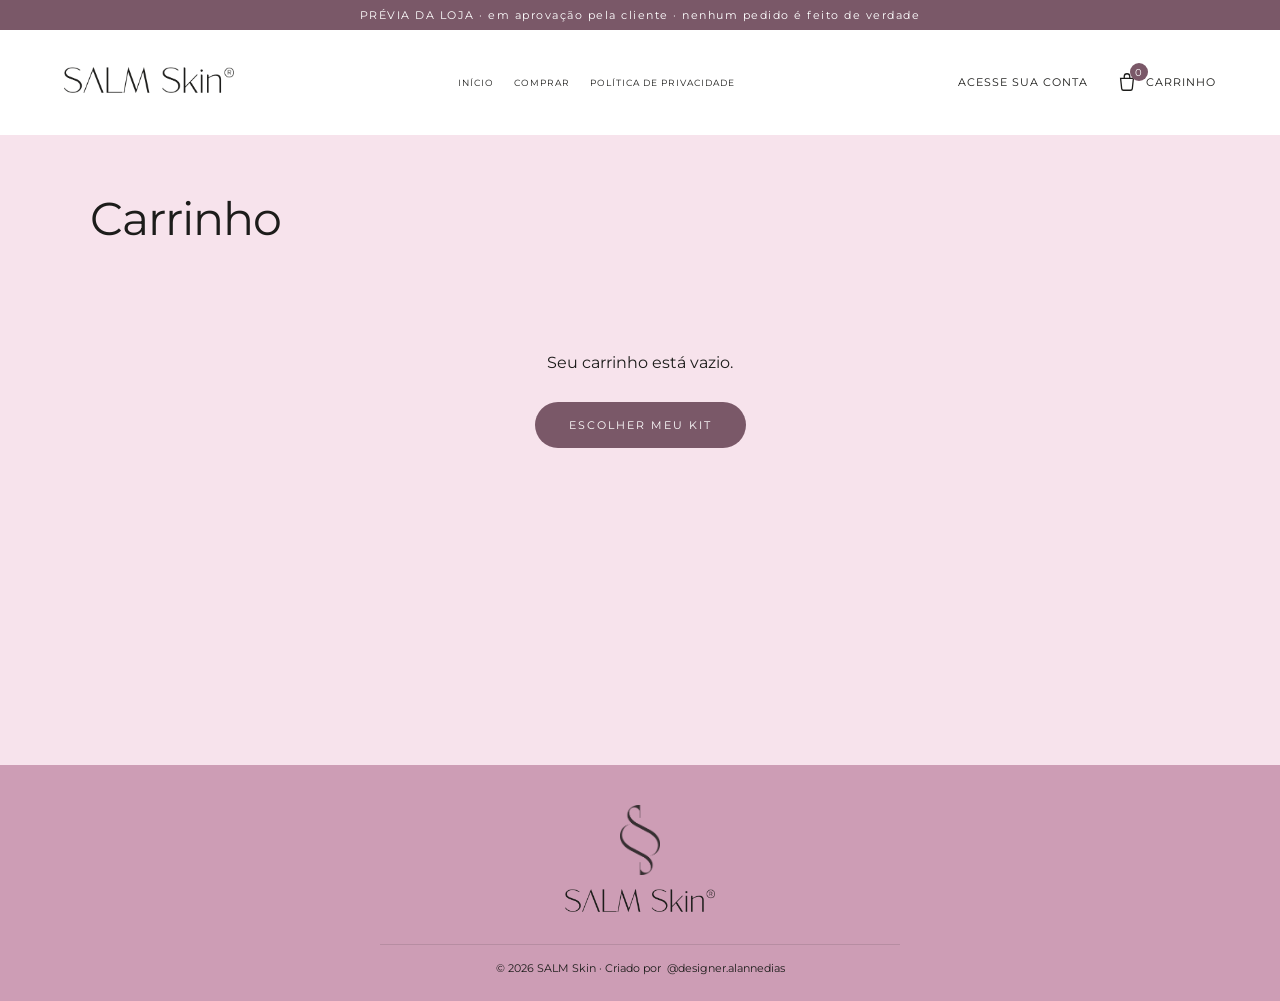
<file: loja-previa/checkout.html>
<!doctype html><html lang="pt-BR"><head><meta charset="UTF-8"><meta name="viewport" content="width=device-width,initial-scale=1"><title>Finalizar compra · SALM Skin</title><link rel="stylesheet" href="style.css"><link rel="stylesheet" href="loja/store.css"></head><body><div class="preview-flag">PRÉVIA DA LOJA · em aprovação pela cliente · nenhum pedido é feito de verdade</div><header><a href="index.html" aria-label="SALM Skin início"><img src="../assets/wordmark.png" alt="SALM Skin"></a><nav><a href="index.html">INÍCIO</a><a href="index.html#serum">COMPRAR</a><a href="https://salmskin.lojavirtualnuvem.com.br/politica-de-privacidade">POLÍTICA DE PRIVACIDADE</a></nav><div class="header-right"><a class="shop" href="https://salmskin.lojavirtualnuvem.com.br/account/login">ACESSE SUA CONTA</a><a class="cart-link" href="carrinho.html" aria-label="Carrinho"><svg viewBox="0 0 24 24" aria-hidden="true"><path d="M5 8h14l-1.2 11.2a2 2 0 0 1-2 1.8H8.2a2 2 0 0 1-2-1.8Z"/><path d="M9 8V6a3 3 0 0 1 6 0v2"/></svg><b data-cart-count hidden>0</b>CARRINHO</a></div></header><main><section class="page"><h1>Finalizar compra</h1><div class="steps-bar"><span class="on">1. Seus dados</span><span>›</span><span class="on">2. Entrega</span><span>›</span><span class="on">3. Pagamento</span></div><div class="cart-wrap"><form id="co" onsubmit="return false"><div class="fieldset"><h2>Seus dados</h2><div class="form"><label class="full">Nome completo<input required autocomplete="name"></label><label>E-mail<input type="email" required autocomplete="email"></label><label>Celular (WhatsApp)<input required inputmode="tel" autocomplete="tel"></label><label class="full">CPF<input required inputmode="numeric"></label></div></div><div class="fieldset"><h2>Entrega</h2><div class="form"><label>CEP<input id="ccep" required inputmode="numeric" maxlength="9"></label><label>Número<input required></label><label class="full">Endereço<input required autocomplete="street-address"></label><label>Complemento<input></label><label>Bairro<input required></label><label>Cidade<input required></label><label>Estado<select required><option value="">Selecione</option><option>MT</option><option>SP</option><option>RJ</option><option>MG</option><option>Outro</option></select></label></div><div class="ship-opts" style="margin-top:14px"><label><input type="radio" name="frete" checked><span>Entrega padrão (Correios)</span><span>valor na Nuvemshop</span></label><label><input type="radio" name="frete"><span>Entrega expressa</span><span>valor na Nuvemshop</span></label></div><p class="note">Os valores e prazos reais de frete serão calculados pela loja Nuvemshop quando a cliente aprovar e a loja for ligada.</p></div><div class="fieldset"><h2>Pagamento</h2><div class="pay-opts"><label><input type="radio" name="pag" checked><span>Pix</span><span>aprovação na hora</span></label><label><input type="radio" name="pag"><span>Cartão de crédito</span><span>parcelado</span></label><label><input type="radio" name="pag"><span>Boleto</span><span>até 3 dias úteis</span></label></div></div></form><aside class="summary"><h2>Seu pedido</h2><div id="resumo"></div><button class="btn-dark" id="pagar" type="button">Ir para o pagamento</button><p class="note">Nesta prévia, o botão só mostra a confirmação. Na versão final, ele leva ao pagamento seguro da Nuvemshop.</p></aside></div></section></main><footer><img class="footer-symbol" src="../assets/symbol.png" alt="Símbolo SALM Skin"><img src="../assets/wordmark.png" alt="SALM Skin"><div class="creator-credit">© 2026 SALM Skin · Criado por <a href="https://www.instagram.com/designer.alannedias/" target="_blank" rel="noopener noreferrer">@designer.alannedias</a></div></footer><script src="loja/store.js"></script><script>var it=SALM.itens();if(!it.length){location.href="carrinho.html"}var g=it.some(function(i){return i.p.id==="pro-skin"});var h="";it.forEach(function(i){h+='<div class="sum-row"><span>'+i.q+"× "+i.p.nome+"</span><span>"+SALM.brl(i.p.por*i.q)+"</span></div>"});h+='<div class="sum-row"><span>Frete</span><span>'+(g?"Grátis":"a calcular")+'</span></div><div class="sum-row total"><span>Total</span><span>'+SALM.brl(SALM.total())+"</span></div>";resumo.innerHTML=h;ccep.oninput=function(){var v=ccep.value.replace(/\D/g,"").slice(0,8);ccep.value=v.length>5?v.slice(0,5)+"-"+v.slice(5):v};pagar.onclick=function(){var f=document.getElementById("co");if(!f.reportValidity())return;SALM.limpar();location.href="pedido.html"};</script></body></html>
</file>
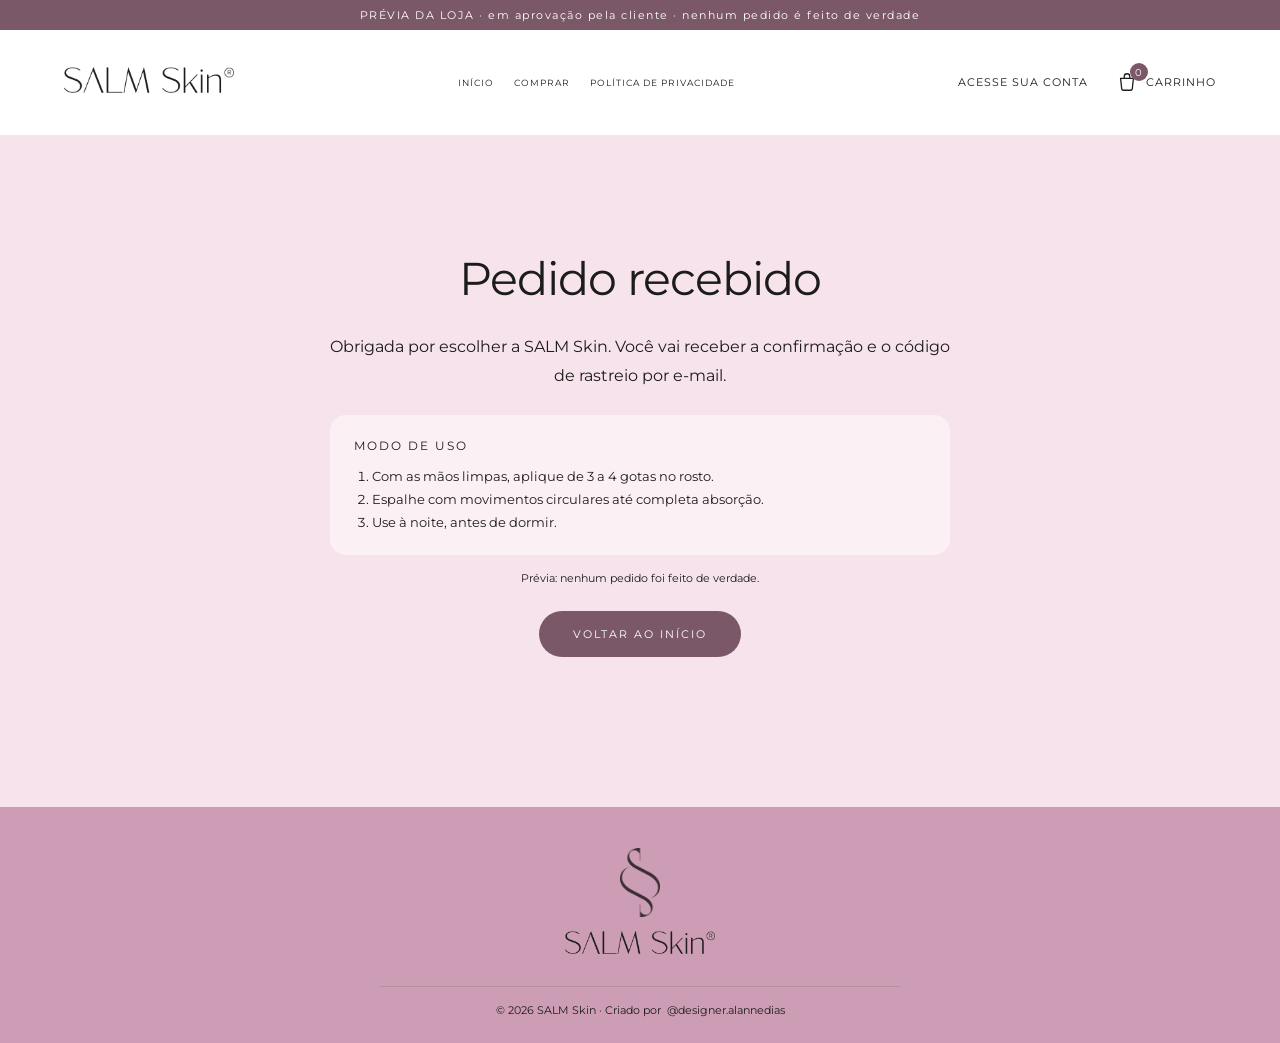
<file: loja-previa/pedido.html>
<!doctype html><html lang="pt-BR"><head><meta charset="UTF-8"><meta name="viewport" content="width=device-width,initial-scale=1"><title>Pedido recebido · SALM Skin</title><link rel="stylesheet" href="style.css"><link rel="stylesheet" href="loja/store.css"></head><body><div class="preview-flag">PRÉVIA DA LOJA · em aprovação pela cliente · nenhum pedido é feito de verdade</div><header><a href="index.html" aria-label="SALM Skin início"><img src="../assets/wordmark.png" alt="SALM Skin"></a><nav><a href="index.html">INÍCIO</a><a href="index.html#serum">COMPRAR</a><a href="https://salmskin.lojavirtualnuvem.com.br/politica-de-privacidade">POLÍTICA DE PRIVACIDADE</a></nav><div class="header-right"><a class="shop" href="https://salmskin.lojavirtualnuvem.com.br/account/login">ACESSE SUA CONTA</a><a class="cart-link" href="carrinho.html" aria-label="Carrinho"><svg viewBox="0 0 24 24" aria-hidden="true"><path d="M5 8h14l-1.2 11.2a2 2 0 0 1-2 1.8H8.2a2 2 0 0 1-2-1.8Z"/><path d="M9 8V6a3 3 0 0 1 6 0v2"/></svg><b data-cart-count hidden>0</b>CARRINHO</a></div></header><main><section class="page"><div class="empty" style="max-width:620px;margin:auto"><h1>Pedido recebido</h1><p>Obrigada por escolher a SALM Skin. Você vai receber a confirmação e o código de rastreio por e-mail.</p><div class="info-box" style="text-align:left"><h3>Modo de uso</h3><ol><li>Com as mãos limpas, aplique de 3 a 4 gotas no rosto.</li><li>Espalhe com movimentos circulares até completa absorção.</li><li>Use à noite, antes de dormir.</li></ol></div><p class="note">Prévia: nenhum pedido foi feito de verdade.</p><a class="btn-dark" href="index.html">Voltar ao início</a></div></section></main><footer><img class="footer-symbol" src="../assets/symbol.png" alt="Símbolo SALM Skin"><img src="../assets/wordmark.png" alt="SALM Skin"><div class="creator-credit">© 2026 SALM Skin · Criado por <a href="https://www.instagram.com/designer.alannedias/" target="_blank" rel="noopener noreferrer">@designer.alannedias</a></div></footer><script src="loja/store.js"></script></body></html>
</file>
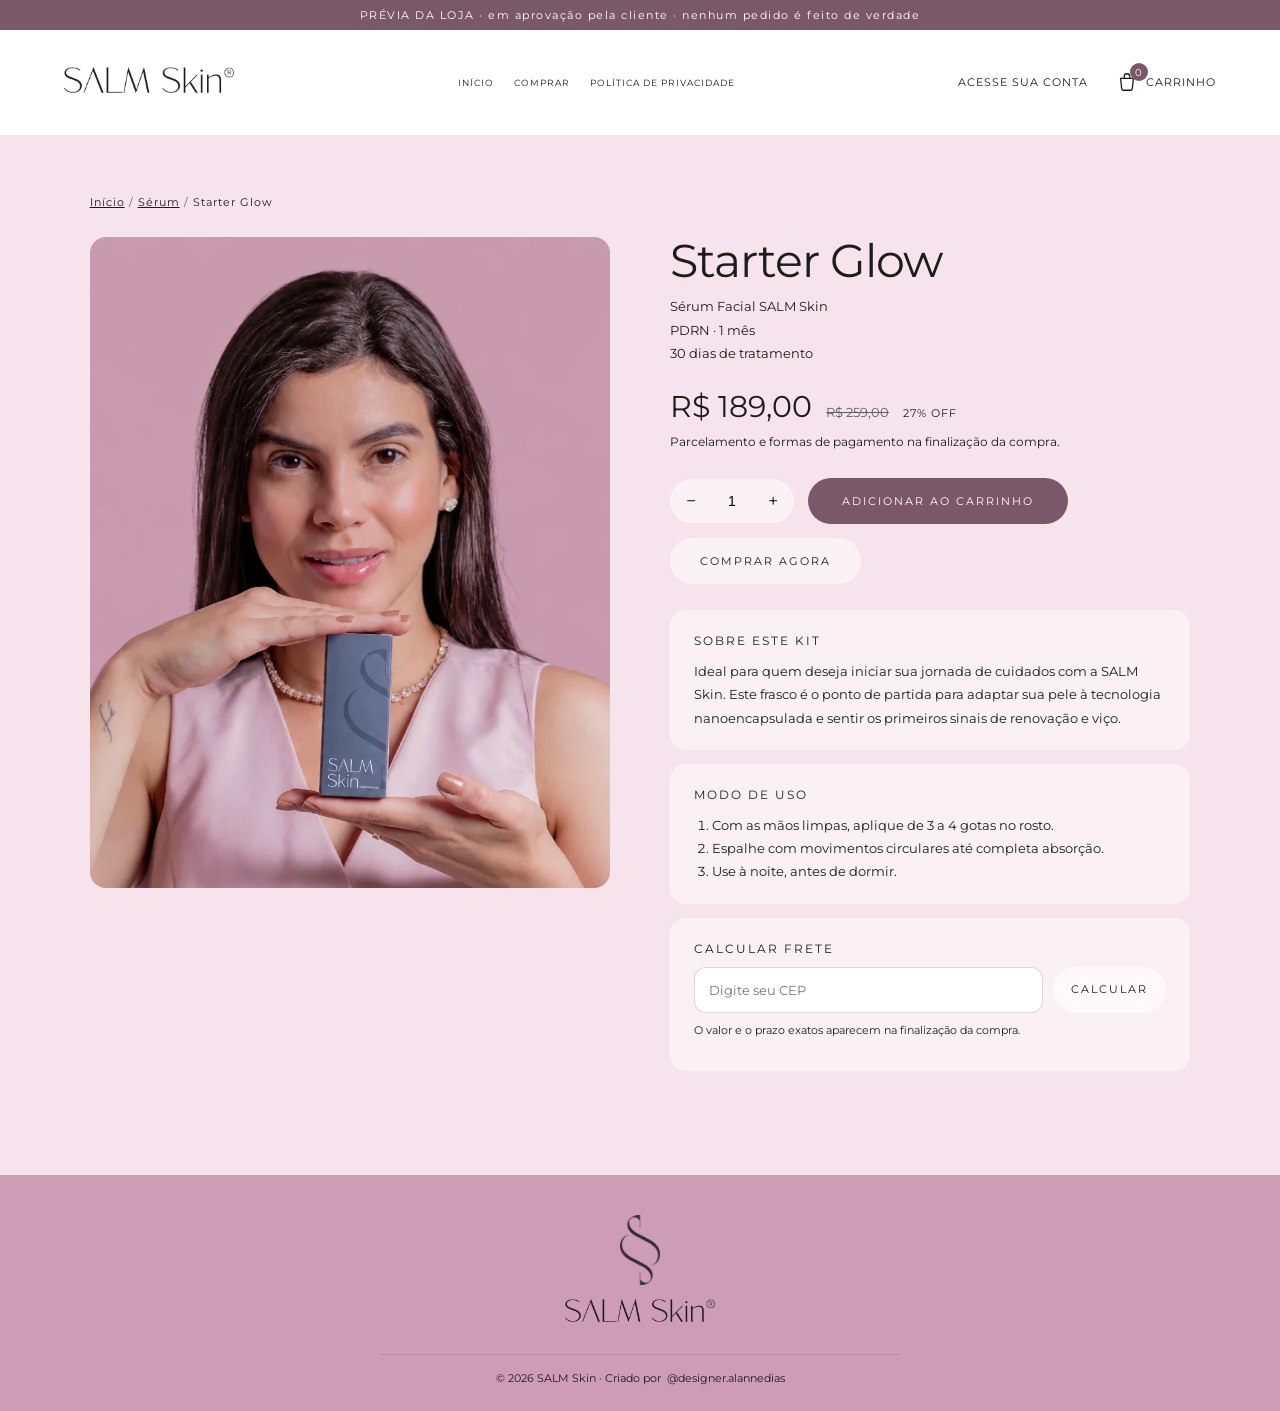
<file: loja-previa/produto.html>
<!doctype html><html lang="pt-BR"><head><meta charset="UTF-8"><meta name="viewport" content="width=device-width,initial-scale=1"><title>Produto · SALM Skin</title><link rel="stylesheet" href="style.css"><link rel="stylesheet" href="loja/store.css"></head><body><div class="preview-flag">PRÉVIA DA LOJA · em aprovação pela cliente · nenhum pedido é feito de verdade</div><header><a href="index.html" aria-label="SALM Skin início"><img src="../assets/wordmark.png" alt="SALM Skin"></a><nav><a href="index.html">INÍCIO</a><a href="index.html#serum">COMPRAR</a><a href="https://salmskin.lojavirtualnuvem.com.br/politica-de-privacidade">POLÍTICA DE PRIVACIDADE</a></nav><div class="header-right"><a class="shop" href="https://salmskin.lojavirtualnuvem.com.br/account/login">ACESSE SUA CONTA</a><a class="cart-link" href="carrinho.html" aria-label="Carrinho"><svg viewBox="0 0 24 24" aria-hidden="true"><path d="M5 8h14l-1.2 11.2a2 2 0 0 1-2 1.8H8.2a2 2 0 0 1-2-1.8Z"/><path d="M9 8V6a3 3 0 0 1 6 0v2"/></svg><b data-cart-count hidden>0</b>CARRINHO</a></div></header><main><section class="page"><div class="crumbs"><a href="index.html">Início</a> / <a href="index.html#serum">Sérum</a> / <span id="crumb"></span></div><div class="pdp"><div class="pdp-img"><img id="pimg" alt=""></div><div class="pdp-info"><h1 id="pnome"></h1><p class="pdp-sub" id="psub"></p><div class="pdp-price"><strong id="ppor"></strong><del id="pde"></del><span id="poff"></span></div><p class="pdp-pix">Parcelamento e formas de pagamento na finalização da compra.</p><div class="buy-row"><div class="qty"><button type="button" id="menos" aria-label="Diminuir">−</button><input id="q" value="1" inputmode="numeric" aria-label="Quantidade"><button type="button" id="mais" aria-label="Aumentar">+</button></div><button class="btn-dark" id="addp">Adicionar ao carrinho</button><a class="btn-light" id="buyp" href="carrinho.html">Comprar agora</a></div><div class="info-box" id="pbonus" hidden></div><div class="info-box"><h3>Sobre este kit</h3><p id="ptexto" style="margin:0"></p></div><div class="info-box"><h3>Modo de uso</h3><ol><li>Com as mãos limpas, aplique de 3 a 4 gotas no rosto.</li><li>Espalhe com movimentos circulares até completa absorção.</li><li>Use à noite, antes de dormir.</li></ol></div><div class="info-box"><h3>Calcular frete</h3><div class="cep-row"><input id="cep" placeholder="Digite seu CEP" inputmode="numeric" maxlength="9"><button class="btn-light" id="calc" type="button">Calcular</button></div><p class="note" id="cepmsg">O valor e o prazo exatos aparecem na finalização da compra.</p></div></div></div></section></main><footer><img class="footer-symbol" src="../assets/symbol.png" alt="Símbolo SALM Skin"><img src="../assets/wordmark.png" alt="SALM Skin"><div class="creator-credit">© 2026 SALM Skin · Criado por <a href="https://www.instagram.com/designer.alannedias/" target="_blank" rel="noopener noreferrer">@designer.alannedias</a></div></footer><script src="loja/store.js"></script><script>var id=new URLSearchParams(location.search).get("p")||"starter-glow";var p=SALM.P[id]||SALM.P["starter-glow"];document.title=p.nome+" · SALM Skin";crumb.textContent=p.nome;pimg.src=p.img;pimg.alt="Sérum Facial SALM Skin PDRN "+p.nome;pnome.textContent=p.nome;psub.innerHTML="Sérum Facial SALM Skin<br>PDRN · "+p.meses+(p.meses>1?" meses":" mês")+"<br>"+p.dias+" dias de tratamento";ppor.textContent=SALM.brl(p.por);pde.textContent=SALM.brl(p.de);poff.textContent=p.off;ptexto.textContent=p.texto;if(p.bonus){pbonus.hidden=false;pbonus.textContent=p.bonus}function qv(){return Math.max(1,parseInt(q.value)||1)}menos.onclick=function(){q.value=Math.max(1,qv()-1)};mais.onclick=function(){q.value=qv()+1};addp.onclick=function(){SALM.add(p.id,qv());SALM.toast("Adicionado ao carrinho")};buyp.onclick=function(){SALM.add(p.id,qv())};cep.oninput=function(){var v=cep.value.replace(/\D/g,"").slice(0,8);cep.value=v.length>5?v.slice(0,5)+"-"+v.slice(5):v};calc.onclick=function(){var v=cep.value.replace(/\D/g,"");cepmsg.textContent=v.length===8?"CEP "+cep.value+" anotado. As opções de entrega, o valor e o prazo aparecem na finalização da compra."+(p.bonus?" Este kit tem frete grátis.":""):"Digite um CEP com 8 números."};</script></body></html>
</file>
<file: style.css>
@font-face{font-family:Campton;src:url('assets/CamptonBook.otf')}*{box-sizing:border-box}html{scroll-behavior:smooth;scroll-padding-top:100px}body{margin:0;color:#1c1c1a;background:#ffffff;font-family:Campton,Arial,sans-serif}a{color:inherit;text-decoration:none}button,a{-webkit-tap-highlight-color:transparent}button{font:inherit;cursor:pointer}header{height:105px;padding:22px 5%;display:flex;align-items:center;justify-content:space-between;background:#ffffff;border-bottom:1px solid #dedbd7;position:relative;z-index:5}header img{width:145px;height:65px;object-fit:contain}nav{display:flex;gap:35px;font-size:11px;letter-spacing:1px}.shop{font-size:11px;letter-spacing:1px;border-bottom:1px solid;padding:12px 0}.shop span{margin-left:25px}.hero{min-height:730px;position:relative;display:grid;grid-template-columns:1fr 1fr;padding:75px 7% 85px;overflow:hidden;background:radial-gradient(ellipse at 80% 50%,#efc2d9 0,transparent 48%),#ffffff}.eyebrow{font-size:10px;letter-spacing:2px;line-height:1.7}h1,h2{font-family:Georgia,serif;font-weight:400;letter-spacing:-2px}h1{font-size:clamp(48px,5.5vw,82px);line-height:1.05;margin:30px 0}em{font-weight:400;color:#606060}p{line-height:1.8;color:#606060}.lead{font-size:14px;max-width:390px;margin-bottom:30px}.button{display:inline-flex;background:#1c1c1a;color:white;align-items:center;justify-content:space-between;gap:50px;padding:20px 25px;font-size:10px;letter-spacing:1.5px;transition:.2s}.button:hover{background:#606060}.caption,.small{font-size:10px;letter-spacing:1px}.caption{margin-top:24px}.visual{position:relative;display:flex;align-items:center;flex-direction:column;justify-content:center;min-height:510px}.orbit{font-size:9px;letter-spacing:3px;position:absolute;top:0;color:#606060}.scene{position:relative;width:300px;height:410px;perspective:1000px;margin-top:15px}.package{position:absolute;left:70px;top:165px;width:155px;height:255px;transform:rotate(-8deg);transform-style:preserve-3d;animation:boxMove 4s ease forwards}.boxfront{position:absolute;inset:0;background:linear-gradient(110deg,#fff,#eeece8);box-shadow:inset -2px 0 2px #ddd,10px 12px 24px #594d4920;z-index:3;padding:22px 16px;overflow:hidden}.boxfront>img{width:40px;height:100px;object-fit:contain}.boxfront>div{font-size:7px;border-left:2px solid #cd9db5;padding-left:8px;margin:12px 0}.boxfront small{font-size:9px}.vertical{position:absolute;right:12px;top:25px;writing-mode:vertical-rl;transform:rotate(180deg);font-size:19px;letter-spacing:1px}.side{position:absolute;left:100%;top:0;width:30px;height:100%;background:#ddd9d4;transform-origin:left;transform:rotateY(65deg)}.flap{position:absolute;top:-49px;height:50px;background:#f2eeea;border:1px solid #ddd7d0;transform-origin:bottom;z-index:4}.left{left:0;width:78px;animation:flapLeft 1.3s .4s forwards}.right{right:0;width:78px;animation:flapRight 1.3s .4s forwards}.back{left:0;width:155px;animation:flapBack 1.3s .3s forwards}.bottle{position:absolute;left:98px;top:185px;width:105px;height:240px;z-index:2;animation:reveal 3.5s .6s both}.dropper{width:35px;height:65px;border-radius:45% 45% 5% 5%;background:linear-gradient(90deg,#d8d6d1,#fff 55%,#dedcd5);margin:auto}.cap{width:70px;height:45px;background:repeating-linear-gradient(90deg,#c4c0bb 0,#eeeae6 2px,#ddd9d2 4px);margin:-5px auto 0;border-radius:6px 6px 2px 2px}.glass{height:160px;background:linear-gradient(95deg,#978674,#e2d5be 35%,#f5ead5 60%,#a49077);border-radius:13px 13px 15px 15px;padding:24px 8px 10px;box-shadow:inset 4px 0 6px #fff6,8px 12px 15px #0001;text-align:center}.glass img{width:80px;mix-blend-mode:multiply}.glass span{display:block;font-size:6px;line-height:2;margin-top:14px}.glass b{font-size:16px;font-weight:400;letter-spacing:2px}.shadow{position:absolute;bottom:-16px;left:30px;width:240px;height:25px;background:#55453b25;filter:blur(12px);border-radius:50%}.animation-controls{display:flex;gap:25px;margin-top:35px;z-index:4}.animation-controls button{border:0;border-bottom:1px solid #b397a2;background:none;padding:9px 0;font-size:9px;letter-spacing:1px}.visual-note{font-size:8px;letter-spacing:2px}.hero-bottom{position:absolute;bottom:22px;left:7%;right:7%;display:flex;justify-content:space-between;font-size:8px;letter-spacing:1.5px;color:#606060}.ribbon{display:flex;justify-content:space-around;gap:20px;align-items:center;background:#cd9db5;padding:23px;font-size:9px;letter-spacing:1.5px}.ribbon i{font-size:20px}.section{padding:100px 8%}.product{display:grid;grid-template-columns:1fr 1fr;gap:9%;align-items:center}.photo{position:relative;background:#e7e0d7}.photo img{display:block;width:100%;aspect-ratio:1;object-fit:cover}.photo span{display:block;text-align:center;padding:18px;font-size:8px;letter-spacing:1.4px}h2{font-size:clamp(36px,4vw,57px);line-height:1.15;margin:24px 0}.product p{font-size:13px;max-width:430px}.specs{display:flex;flex-wrap:wrap;gap:20px;border-block:1px solid #d8d3cd;padding:20px 0;margin:27px 0;font-size:10px}.formula{background:#1c1c1a;color:#ffffff}.formula .eyebrow{color:#cd9db5}.formula em{color:#cd9db5}.ingredients{display:grid;grid-template-columns:repeat(3,1fr);gap:45px;margin-top:55px}.ingredients article{border-top:1px solid #606060;padding-top:23px}.ingredients span{color:#cd9db5;font-size:10px}.ingredients h3{font-family:Georgia,serif;font-size:26px;font-weight:400}.ingredients p{color:#cd9db5;font-size:12px}.ritual{text-align:center;background:#efc2d9}.steps{display:grid;grid-template-columns:repeat(3,1fr);gap:50px;margin:60px 0}.steps article{border-top:1px solid #cd9db5;padding-top:25px}.steps span{font-size:10px;letter-spacing:2px}.steps p{font-size:12px}.textlink{font-size:10px;border-bottom:1px solid;padding-bottom:10px}footer{padding:55px 8% 30px;display:flex;gap:25px;align-items:center;flex-wrap:wrap}footer img{width:120px}footer p{font-size:12px;margin-right:auto}footer a,footer small{font-size:9px}footer small{width:100%;border-top:1px solid #ddd;padding-top:25px}.whatsapp{position:fixed;right:20px;bottom:20px;background:#1c1c1a;color:#fff;padding:14px 18px;border-radius:30px;font-size:10px;z-index:8}a:focus-visible,button:focus-visible{outline:3px solid #606060;outline-offset:5px}@keyframes flapLeft{to{transform:rotateZ(-85deg) rotateX(20deg)}}@keyframes flapRight{to{transform:rotateZ(85deg) rotateX(20deg)}}@keyframes flapBack{to{transform:rotateX(-120deg)}}@keyframes reveal{0%,20%{transform:translateY(0);opacity:0}40%{opacity:1}100%{transform:translateY(-165px);opacity:1}}@keyframes boxMove{0%,40%{transform:rotate(-8deg)}100%{transform:translate(25px,0px) rotate(-12deg)}}.finished *{animation-delay:-10s!important;animation-duration:.001s!important}@media(max-width:700px){header{height:80px;padding:12px 6%}header img{width:105px;height:50px}nav{display:none}.hero{grid-template-columns:1fr;padding:35px 7% 70px}.hero h1{font-size:55px}.lead{font-size:13px}.visual{margin-top:35px;min-height:510px}.orbit{top:5px}.hero-bottom span:last-child{display:none}.ribbon{flex-wrap:wrap;padding:20px;font-size:8px}.ribbon i{display:none}.section{padding:65px 7%}.product{grid-template-columns:1fr;gap:35px}.ingredients,.steps{grid-template-columns:1fr;gap:25px}.steps{margin:35px 0}.ingredients{margin-top:35px}footer{padding:35px 7% 70px}footer p{width:100%}}@media(prefers-reduced-motion:reduce){html{scroll-behavior:auto}.scene *{animation-duration:.001s!important;animation-delay:-10s!important}}


.liquid-section{display:grid;grid-template-columns:1fr 1fr;background:#efc2d9;align-items:center}.liquid-photo{position:relative;line-height:0;overflow:hidden}.liquid-photo>img{width:100%;height:auto;display:block}.liquid-copy{padding:15%}.liquid-copy p{font-size:13px}.liquid-copy button{background:none;border:0;border-bottom:1px solid #606060;padding:15px 0;font-size:10px;letter-spacing:1px}.serum-drop{position:absolute;left:19.88%;top:37.7%;width:1%;height:1.1%;background:linear-gradient(100deg,#ffffffa0,#f9e3f144,#ffffffb0);border:1px solid #ffffff80;border-radius:60% 40% 65% 65%;box-shadow:1px 2px 3px #784d5b50;animation:drip 2.1s ease-in infinite;transform-origin:top}.serum-drop.second{animation-delay:1.05s}.liquid-section.paused .serum-drop{animation-play-state:paused}@keyframes drip{0%{transform:translateY(0) scale(.4);opacity:0}20%{opacity:1;transform:translateY(0) scale(.8)}75%{opacity:1}100%{transform:translateY(290%) scale(.65,1.2);opacity:0}}@media(max-width:700px){.liquid-section{grid-template-columns:1fr}.liquid-copy{padding:45px 7%}}@media(prefers-reduced-motion:reduce){.serum-drop{animation:none;display:none}}
.hero{padding:0;grid-template-columns:1fr 1fr;background:#efc2d9;min-height:720px}.intro{padding:75px 10% 100px 14%;align-self:center}.hero-photo{align-self:stretch}.hero-photo>img{height:100%;object-fit:cover;object-position:center}.hero-bottom{z-index:3;right:53%;left:7%}.hero-bottom span:last-child{display:none}.hero h1{font-size:clamp(48px,5vw,75px)}.hero em{color:#606060}.liquid-section>.visual{padding:60px 0;min-height:620px}.button:hover{background:#606060}.liquid-section{background:#efc2d9}.hero-photo .serum-drop{top:37.7%}.motion-paused .serum-drop{animation-play-state:paused}@media(max-width:700px){.hero{grid-template-columns:1fr}.intro{padding:40px 7%}.hero-photo{height:auto}.hero-photo>img{height:auto}.hero-bottom{display:none}.hero h1{font-size:53px}.liquid-section>.visual{min-height:600px}}
.hero-photo{aspect-ratio:1060/1484}.hero-photo>img{object-fit:fill}.hero{min-height:0}.hero-photo .serum-drop{left:19.9%;top:37.7%}


.catalog{background:#fff}.catalog-grid{display:grid;grid-template-columns:repeat(3,1fr);gap:35px}.catalog article{border-top:1px solid #cd9db5;padding-top:25px}.catalog h3{font-size:19px;line-height:1.5;font-weight:400}.catalog p{font-size:12px}.catalog article>span{background:#efc2d9;padding:8px;font-size:10px}.catalog strong{font-size:22px;color:#1c1c1a}.benefits{background:#efc2d9}.benefits ul{columns:2;line-height:2.2;font-size:14px;color:#606060}#motion{display:block;border:0;border-bottom:1px solid #606060;background:none;font-size:9px;padding:15px 0;margin-top:15px}nav{gap:20px;font-size:9px}.intro{padding-top:45px;padding-bottom:45px}.hero h1{margin-top:0}.visual-note{display:none}@media(max-width:700px){.catalog-grid{grid-template-columns:1fr}.benefits ul{columns:1}.shop{font-size:9px}}.catalog-image{display:block;width:100%;aspect-ratio:1;object-fit:cover;margin-bottom:22px}

.hero-photo{background:transparent}.serum-drop{width:.72%;height:.73%;border:.5px solid #ffffff9c;border-radius:48% 48% 55% 55%;background:radial-gradient(ellipse at 30% 25%,#ffffffd9 0%,#ffffff33 18%,transparent 42%),radial-gradient(ellipse at 70% 65%,#60606033,transparent 60%);box-shadow:inset -.7px -1px 1px #60606055,inset .7px 0 1px #ffffffcc,0 1px 1px #60606022;animation:serumFall 2.7s cubic-bezier(.42,0,.9,.52) infinite}.serum-drop.second{animation-delay:1.35s}.hero-photo .serum-drop{left:19.6%;top:37.65%}@keyframes serumFall{0%{opacity:0;transform:translateY(0) scale(.25,.3)}12%{opacity:.9;transform:translateY(0) scale(.65,.7)}40%{opacity:.95;transform:translateY(30%) scale(.8,1.15)}65%{opacity:.95;transform:translateY(215%) scale(.75,1.5)}87%{opacity:.8;transform:translateY(405%) scale(.85,1.1)}100%{opacity:0;transform:translateY(450%) scale(1.2,.35)}}
.hero{position:relative;display:block;min-height:720px;overflow:hidden}.hero .intro{position:relative;z-index:2;width:48%;padding:100px 3% 80px 7%;pointer-events:none}.intro a,.intro button{pointer-events:auto}.hero-photo{position:absolute;inset:0 0 0 42%;width:58%;height:100%;aspect-ratio:auto;overflow:hidden}.portrait-stage{position:absolute;width:100%;aspect-ratio:1060/1484;top:-17%;left:0;line-height:0}.portrait-stage>img{width:100%;height:auto;display:block}.portrait-stage .serum-drop{left:19.6%;top:37.65%}@media(min-width:1450px){.portrait-stage{width:90%;left:4%;top:-23%}.hero{min-height:820px}}@media(max-width:700px){.hero{display:flex;flex-direction:column;min-height:0}.hero .intro{width:100%;padding:40px 7% 10px}.hero-photo{position:relative;inset:auto;width:100%;height:600px}.portrait-stage{top:-105px;width:115%;left:-7.5%}.hero h1{font-size:49px}.lead{max-width:none}}
.brand-inline{display:inline-block;width:5.7em;max-width:100%;height:1em;object-fit:contain;vertical-align:-.16em}.boxfront .vertical .brand-inline{width:100px;height:22px;max-width:none}.glass>img{width:85px;height:auto}.formula .brand-inline{filter:invert(1)}header img{width:170px;height:auto}footer>img{width:150px}.catalog .brand-inline{width:120px;height:auto;vertical-align:middle}.liquid-copy h2 .brand-inline{width:230px;height:auto}header{background:rgba(205,157,181,.72);backdrop-filter:blur(14px);-webkit-backdrop-filter:blur(14px);border-bottom:1px solid rgba(110,110,111,.2);position:sticky;top:0;z-index:20}

header,.shop,.button,.specs,.ingredients article,.steps article,footer small,.catalog article,.animation-controls button,.boxfront>div,.flap{border:0!important}.portrait-stage{top:auto;bottom:0}.hero-photo{border:0}.serum-drop{border:0}.button{box-shadow:none}.whatsapp{border:0}@media(min-width:1450px){.portrait-stage{top:auto;bottom:0}}@media(max-width:700px){.portrait-stage{top:auto;bottom:0}}@font-face{font-family:Montserrat;src:url(assets/Montserrat.ttf);font-weight:100 900;font-display:swap}body,button,a,p,span,small,h1,h2,h3,li,em{font-family:Montserrat,Arial,sans-serif!important;color:#1c1c1a!important}h1,h2{letter-spacing:-1.5px}em{font-style:normal}.formula{background:#efc2d9;color:#1c1c1a}.formula .brand-inline{filter:none}.button,.whatsapp{background:#cd9db5!important;color:#1c1c1a!important}.serum-drop{background:radial-gradient(ellipse at 28% 23%,#ffffffcc 0%,#efc2d955 22%,transparent 46%),linear-gradient(115deg,#efc2d9a0,#cd9db5c9 62%,#efc2d980)!important;box-shadow:inset -1px -1px 2px #cd9db5,inset 1px 0 1px #ffffffb0,0 1px 1px #60606022!important}.boxfront .vertical{font-family:Montserrat,Arial,sans-serif}
.faithful-product img{display:block;width:100%;height:auto}.hero .intro{padding-top:95px}.hero h1{font-size:clamp(36px,4.3vw,65px);line-height:1.15}.hero .lead{font-size:13px}.brand-inline{height:.85em;width:5.5em;vertical-align:-.1em}@media(max-width:700px){.hero .intro{padding-top:40px}.hero h1{font-size:42px}}.catalog{background:#efc2d9}.catalog-grid{gap:24px;align-items:stretch}.catalog-grid>article{background:rgba(255,255,255,.68);backdrop-filter:blur(14px);-webkit-backdrop-filter:blur(14px);padding:24px;border:0!important;border-radius:0;display:flex;flex-direction:column}.catalog-grid>article>.button{margin-top:auto;justify-content:center}.catalog-grid>article>span{align-self:flex-start}.catalog-grid>article>p:last-of-type{margin-bottom:25px}.catalog-image{margin-bottom:24px}.catalog-grid>article h3{font-size:17px;min-height:80px}.catalog-grid>article .brand-inline{width:110px}.catalog-grid>article p{line-height:1.7}
footer{background:#cd9db5;align-items:flex-start}.footer-contact{width:100%;padding-top:15px}.footer-contact h3{font-size:14px;font-weight:500}.footer-contact p{font-size:12px;margin:8px 0}.footer-contact .button{padding-left:0}.catalog{padding-top:65px}footer .brand-inline{max-width:150px}.catalog-image{aspect-ratio:4/5;object-fit:cover;object-position:50% 40%}.catalog article:nth-child(2) .catalog-image{object-position:75% 50%}.catalog article:nth-child(3) .catalog-image{object-position:45% 60%}.faithful-product img{height:650px;object-fit:cover;object-position:center 35%}@media(max-width:700px){.faithful-product img{height:520px}}

.catalog-image{border-radius:22px}.benefits{background:#efc2d9}.hero+.benefits{margin-top:-1px}

@media(max-width:700px){.hero{display:flex;flex-direction:column;overflow:hidden}.hero .intro{position:relative;order:1;width:100%;padding:38px 7%;pointer-events:auto}.hero-photo{order:2;position:relative;inset:auto;width:100%;height:auto;overflow:hidden;aspect-ratio:auto}.hero .portrait-stage{position:relative;inset:auto;width:100%;aspect-ratio:1060/1484;line-height:0}.hero .portrait-stage>img{display:block;width:100%;height:auto}.hero h1{font-size:38px}.hero .lead{max-width:100%;font-size:13px}.hero+.benefits{margin-top:0}.catalog-image{border-radius:22px}}

.ingredients{gap:24px;align-items:stretch}.ingredients article{background:rgba(255,255,255,.68);border-radius:22px;padding:30px 24px;text-align:center}.active-icon{display:block;width:38px;height:38px;margin:0 auto 24px;fill:#cd9db5}.ingredients h3{font-size:23px;line-height:1.4}.ingredients p{line-height:1.8}

.catalog-grid>article{border-radius:80px;background:rgba(255,255,255,.68);overflow:hidden;padding:32px 24px}.catalog-image{border-radius:56px}

.button,button,.whatsapp{border-radius:80px!important}

.button,button,.whatsapp,.catalog-grid>article,.ingredients article{background:rgba(255,255,255,.68)!important;backdrop-filter:blur(14px);-webkit-backdrop-filter:blur(14px);color:#1c1c1a!important}.button:hover,button:hover,.whatsapp:hover{background:rgba(255,255,255,.85)!important}

.creator-credit{width:100%;display:flex;align-items:center;justify-content:center;gap:6px;font-size:11px;padding-top:25px}.creator-credit a{display:inline-flex;align-items:center;gap:7px;font-size:11px}.creator-credit svg,.contact-icon{width:19px;height:19px;vertical-align:middle}.whatsapp{display:flex;align-items:center;gap:8px}

.catalog-grid>article,.ingredients article,.catalog-image{border-radius:16px!important}.catalog-grid>article{padding:24px}

.section-symbol{display:block;width:34px;height:64px;object-fit:contain;margin-bottom:24px}.ritual .section-symbol{margin:0 auto 24px}footer>.footer-symbol{width:28px;height:54px;object-fit:contain}.hero-symbol{position:absolute;left:3%;top:8%;width:290px;height:570px;object-fit:contain;opacity:.035;pointer-events:none}@media(max-width:700px){.hero-symbol{width:150px;height:290px;left:auto;right:4%;top:24px}}

footer{position:relative;overflow:hidden}footer>.footer-symbol{position:absolute;right:8%;top:100px;width:140px;height:240px;object-fit:contain;opacity:.85}.footer-contact{padding-right:190px}.label-info{background:#efc2d9}.label-info>p{max-width:760px;font-size:13px}.label-info details{background:rgba(255,255,255,.68);border-radius:16px;margin-top:16px;padding:22px 26px;max-width:900px}.label-info summary{cursor:pointer;font-size:14px}.label-info details p{font-size:12px;line-height:1.9}.social-link{display:inline-flex;align-items:center;gap:8px;margin:8px 0}.social-link svg{width:20px;height:20px}@media(max-width:700px){footer>.footer-symbol{width:70px;height:120px;right:7%;top:140px}.footer-contact{padding-right:85px}.footer-contact a{overflow-wrap:anywhere}}

.footer-contact p a{display:inline-flex;align-items:center;gap:9px}.footer-contact .contact-icon{flex-shrink:0}

.catalog-grid{width:92%;max-width:1050px;margin-inline:auto;grid-template-columns:repeat(3,minmax(0,1fr));gap:24px}.catalog-grid>article{padding:20px}.catalog-grid>article h3{font-size:16px}@media(max-width:700px){.catalog-grid{width:100%;max-width:400px;grid-template-columns:1fr}.catalog-grid>article{padding:24px}}

.hero+.benefits,.benefits{background:#cd9db5}

.benefits ul{columns:initial;display:grid;grid-template-columns:repeat(2,minmax(0,1fr));gap:22px 35px;padding:10px 0;list-style:none}.benefits li{display:flex;align-items:center;gap:15px;line-height:1.7}.benefits li svg{width:25px;height:25px;flex:0 0 25px;fill:#1c1c1a}@media(max-width:700px){.benefits ul{grid-template-columns:1fr;gap:20px}}

.hero-photo>.hero-symbol{position:absolute;inset:5% 10% auto auto;width:70%;height:90%;object-fit:contain;opacity:.08;z-index:0}.portrait-stage{z-index:1}@media(max-width:700px){.hero-photo>.hero-symbol{inset:5% 10% auto auto;width:70%;height:90%}}

.hero .lead .brand-inline,p>.brand-inline{height:.78em;width:auto;max-width:none;vertical-align:baseline;position:relative;top:.02em;object-fit:contain}

.serum-story{position:relative;display:grid;grid-template-columns:1fr;min-height:700px;overflow:hidden}.serum-story>.faithful-product,.serum-story>.liquid-copy{grid-area:1/1}.serum-story>.faithful-product{width:66%;align-self:end}.serum-story .faithful-product img{height:740px;object-fit:contain;object-position:bottom left}.serum-story>.liquid-copy{z-index:2;align-self:center;margin:50px 7% 50px 48%;padding:32px;background:rgba(255,255,255,.68);backdrop-filter:blur(12px);border-radius:16px}.serum-story h2{font-size:clamp(30px,3.5vw,50px)}@media(max-width:700px){.serum-story{display:flex;flex-direction:column;min-height:0}.serum-story>.faithful-product{width:100%}.serum-story .faithful-product img{height:auto;width:100%}.serum-story>.liquid-copy{position:relative;margin:-100px 7% 35px;padding:25px}.serum-story h2{font-size:32px}}

.benefits-orbit{background:#efc2d9!important;padding:75px 7%}.benefits-orbit>h2{text-align:center;font-size:clamp(30px,4vw,48px);margin:0 0 55px}.benefits-composition{display:grid;grid-template-columns:1fr .9fr 1fr;align-items:center;gap:35px;max-width:1180px;margin:auto}.benefits-side{display:flex;flex-direction:column;gap:35px}.benefit-point{display:grid;grid-template-columns:42px 1fr;align-items:center;gap:16px;font-size:13px;line-height:1.7}.benefit-point svg{width:40px;height:40px;padding:9px;fill:#1c1c1a;background:rgba(255,255,255,.68);border-radius:50%}.benefits-serum{position:relative;display:flex;flex-direction:column;align-items:center}.benefits-serum>img:first-child{width:100%;max-width:330px;height:410px;object-fit:contain;mix-blend-mode:multiply}.benefits-serum>.benefits-seal{width:26px;height:50px;object-fit:contain;margin-top:15px}@media(max-width:700px){.benefits-orbit{padding:55px 7%}.benefits-orbit>h2{margin-bottom:30px;font-size:30px}.benefits-composition{grid-template-columns:1fr;gap:28px}.benefits-serum{grid-row:1}.benefits-serum>img:first-child{height:300px;width:250px}.benefits-side{gap:22px}.benefit-point{font-size:13px}.benefits-serum>.benefits-seal{display:none}}

.catalog-title{text-align:center;font-size:29px;letter-spacing:2px;margin:0 0 40px}.catalog-grid{max-width:1140px;width:100%;gap:24px}.catalog-grid>article{text-align:center;padding:16px;align-items:center}.catalog-image{aspect-ratio:4/3;height:auto;border-radius:16px!important;object-fit:cover;margin-bottom:20px}.catalog-grid>article h3{font-size:14px;line-height:1.6;min-height:68px;margin:16px 0 10px}.catalog-grid>article>span{align-self:center;background:transparent;font-size:10px;padding:0}.catalog-grid>article>p{font-size:12px;margin:8px 0 15px}.catalog-grid>article>p:first-of-type{display:flex;flex-direction:column;gap:6px}.catalog-grid>article strong{font-size:23px;font-weight:500}.plan-details{font-size:11px;width:100%;margin:4px 0 22px}.plan-details summary{cursor:pointer;list-style:none;padding:8px}.plan-details p{font-size:11px;line-height:1.8}.catalog-grid>article>.button{width:100%;margin-top:auto;min-height:44px;padding:15px}.catalog article:nth-child(2) .catalog-image{object-position:75% 40%}.catalog article:nth-child(3) .catalog-image{object-position:45% 52%}@media(max-width:700px){.catalog-grid{max-width:420px;gap:25px}.catalog-grid>article h3{min-height:0}.catalog-image{aspect-ratio:4/3}}
@media(min-width:701px){.hero-photo .portrait-stage{top:0;bottom:auto;height:100%;width:auto;left:auto;right:8%}.hero-photo .portrait-stage>img{height:100%;width:auto}}.button,button,.whatsapp{background:rgba(255,255,255,.35)!important}.button:hover,button:hover,.whatsapp:hover{background:rgba(255,255,255,.6)!important}.catalog-grid>article{background:transparent!important;backdrop-filter:none!important;-webkit-backdrop-filter:none!important;padding:0!important;border-radius:0!important;overflow:visible}.catalog-grid>article .catalog-image{aspect-ratio:4/3;border-radius:16px!important;margin-bottom:20px}.catalog-grid>article h3{font-size:13px;letter-spacing:2.5px;text-transform:uppercase;font-weight:500;min-height:0;margin:0 0 10px}.catalog-grid>article>p.cat-desc{display:block;font-size:12px;line-height:1.7;color:#606060;margin:0 0 14px}.catalog-grid>article>p.cat-price{display:flex;flex-direction:row;align-items:baseline;justify-content:center;gap:10px;margin:0 0 6px}.cat-price strong{font-size:18px!important;font-weight:500}.cat-price del{font-size:11px;color:#606060}.cat-price span{font-size:10px;letter-spacing:1px;color:#606060}.catalog-grid>article .plan-details{margin:0 0 16px}.catalog-grid>article>.button{width:auto!important;min-width:55%;min-height:0;padding:13px 30px!important;margin-top:auto}.hero-photo .portrait-stage>img.hero-symbol{position:absolute;inset:auto;left:20%;top:4%;width:76%;height:91%;object-fit:contain;opacity:.08;z-index:0;pointer-events:none}.hero-photo .portrait-stage>img:not(.hero-symbol){position:relative;z-index:1}.hero-photo .portrait-stage .serum-drop{z-index:2}.benefit-point svg.line-icon{width:34px;height:34px;padding:0;background:none;border-radius:0;fill:none;stroke:#1c1c1a;stroke-width:1.3;stroke-linecap:round;stroke-linejoin:round}.benefits-serum>img:first-child{mix-blend-mode:normal;filter:drop-shadow(0 18px 22px rgba(96,96,96,.18))}header{background:rgba(255,255,255,.5)!important;backdrop-filter:blur(14px);-webkit-backdrop-filter:blur(14px);border-bottom:1px solid rgba(255,255,255,.6)!important}.hero-photo .portrait-stage>img.hero-symbol{left:30%;top:16%;width:56%;height:66%;filter:brightness(0) invert(1);opacity:.45}.benefits-serum>img:first-child{width:100%;max-width:320px;height:auto;aspect-ratio:3/4;object-fit:cover;border-radius:16px;filter:none;mix-blend-mode:normal}@media(max-width:700px){.benefits-serum>img:first-child{width:100%;max-width:300px;height:auto}}.catalog-grid{max-width:940px!important;gap:48px!important}.catalog-grid>article .catalog-image{aspect-ratio:4/5}@media(max-width:700px){.catalog-grid{max-width:340px!important;gap:40px!important}}.serum-story>.liquid-copy{background:rgba(255,255,255,.35);margin:50px 5% 50px 40%;padding:34px 48px}@media(max-width:700px){.serum-story>.liquid-copy{margin:-100px 5% 35px;padding:25px}}.benefits-serum>img.benefits-model{width:100%;max-width:340px;height:auto;aspect-ratio:1060/1484;object-fit:contain;border-radius:0;filter:none;mix-blend-mode:normal}@media(max-width:700px){.benefits-serum>img.benefits-model{max-width:280px;height:auto}}.benefits-serum>img.benefits-model{-webkit-mask-image:linear-gradient(to bottom,#000 72%,transparent 98%),linear-gradient(to right,transparent 0,#000 14%);-webkit-mask-composite:source-in;mask-image:linear-gradient(to bottom,#000 72%,transparent 98%),linear-gradient(to right,transparent 0,#000 14%);mask-composite:intersect}@media(min-width:701px){.benefit-point{position:relative}.benefits-side:first-child .benefit-point::after,.benefits-side:last-child .benefit-point::before{content:"";position:absolute;top:50%;width:46px;height:1px;background:#1c1c1a;opacity:.55}.benefits-side:first-child .benefit-point::after{left:calc(100% + 8px)}.benefits-side:last-child .benefit-point::before{right:calc(100% + 8px)}.benefits-side .benefit-point>i.dot{display:none}}@media(min-width:701px){.benefits-side:first-child .benefit-point::after{background:linear-gradient(#1c1c1a,#1c1c1a) left/100% 1px no-repeat;height:7px;margin-top:-3px;background-color:transparent}.benefits-side:first-child .benefit-point::after,.benefits-side:last-child .benefit-point::before{-webkit-mask:none}}.benefits-serum>img.benefits-model{-webkit-mask-image:linear-gradient(to bottom,#000 72%,transparent 98%),linear-gradient(to right,transparent 0,#000 14%,#000 86%,transparent 100%);mask-image:linear-gradient(to bottom,#000 72%,transparent 98%),linear-gradient(to right,transparent 0,#000 14%,#000 86%,transparent 100%)}@media(min-width:701px){.benefits-side:first-child .benefit-point::after,.benefits-side:last-child .benefit-point::before{height:7px;margin-top:-3px;width:56px;opacity:.6;background-color:transparent}.benefits-side:first-child .benefit-point::after{background:radial-gradient(circle,#1c1c1a 2.5px,transparent 3px) right center/7px 7px no-repeat,linear-gradient(#1c1c1a,#1c1c1a) left center/calc(100% - 4px) 1px no-repeat}.benefits-side:last-child .benefit-point::before{background:radial-gradient(circle,#1c1c1a 2.5px,transparent 3px) left center/7px 7px no-repeat,linear-gradient(#1c1c1a,#1c1c1a) right center/calc(100% - 4px) 1px no-repeat}}.benefits-orbit>h2.ad-title{display:flex;flex-direction:column;align-items:center;line-height:1;margin:0 0 50px;color:#7a5868}.ad-title .t-small{font-size:clamp(20px,2.4vw,32px);letter-spacing:.45em;margin-right:-.45em;font-weight:400}.ad-title .t-big{font-size:clamp(52px,7vw,96px);font-weight:600;letter-spacing:.02em;margin-top:6px}.benefits-side .benefit-point{display:flex;align-items:center;width:max-content;max-width:290px;background:rgba(110,78,94,.82);color:#fff;border-radius:14px;padding:12px 20px 12px 14px;font-size:13px;line-height:1.4;box-shadow:0 10px 24px rgba(80,50,65,.18);-webkit-backdrop-filter:blur(6px);backdrop-filter:blur(6px);position:relative;z-index:2}.benefits-side .benefit-point svg.line-icon{width:44px;height:30px;flex:0 0 44px;stroke:#fff;padding:0 12px 0 0;margin-right:14px;border-right:1px solid rgba(255,255,255,.55);box-sizing:border-box}.benefits-side .benefit-point::before,.benefits-side .benefit-point::after{content:none!important}@media(min-width:701px){.benefits-composition{grid-template-columns:1fr minmax(0,340px) 1fr;gap:0}.benefits-side{gap:26px}.benefits-side:first-child{align-items:flex-end;margin-right:-60px;z-index:2}.benefits-side:last-child{align-items:flex-start;margin-left:-60px;z-index:2}.benefits-side:first-child .benefit-point:nth-child(even){transform:translateX(-36px)}.benefits-side:last-child .benefit-point:nth-child(even){transform:translateX(36px)}}@media(max-width:700px){.benefits-side .benefit-point{width:100%;max-width:none}.benefits-orbit>h2.ad-title{margin-bottom:30px}}.benefits-orbit .ad-title span{color:#7a5868!important}.benefits-orbit .ad-title .t-big{font-weight:600;letter-spacing:.01em}.benefits-orbit .ad-title .t-big{font-weight:700}@media(min-width:701px){.hero .intro{min-height:720px;display:flex;flex-direction:column;justify-content:flex-end;padding-top:60px;padding-bottom:0;box-sizing:border-box}.hero .intro .button{align-self:flex-start;margin-bottom:0}}@media(min-width:1450px){.hero .intro{min-height:820px}}.benefits-orbit{background:#f7e3ec!important}.catalog-grid>article>p.cat-desc{margin:0 0 8px}.catalog-grid>article>p.cat-old{display:flex;justify-content:center;align-items:baseline;gap:10px;margin:6px 0 2px;font-size:11px;color:#606060}.cat-old del{color:#606060}.cat-old span{letter-spacing:1px;font-size:10px}.catalog-grid>article>p.cat-price{display:block;margin:0 0 8px}.catalog-grid>article>p.cat-price strong{font-size:22px!important}.catalog-grid>article .plan-details{margin:0 0 14px}.catalog-grid>article .plan-details summary{padding:4px}.benefits-orbit .benefits-composition{display:grid;grid-template-columns:1fr 1fr;grid-template-areas:"title img" "a img" "b img";grid-template-rows:auto auto 1fr;column-gap:70px;row-gap:0;max-width:1120px;align-items:start}.benefits-orbit .benefits-composition>h2.ad-title{grid-area:title;align-items:flex-start;margin:0 0 26px;text-align:left}.ad-title .t-small{margin-right:0}.benefits-orbit .benefits-side{grid-area:a;margin:0!important;gap:0;align-items:stretch!important}.benefits-orbit .benefits-side:last-child{grid-area:b}.benefits-orbit .benefits-serum{grid-area:img;align-self:stretch}.benefits-serum>img.benefits-photo{width:100%;height:100%;min-height:560px;max-height:720px;object-fit:cover;object-position:50% 40%;border-radius:16px;display:block}.benefits-side .benefit-point{width:100%!important;max-width:none!important;background:none!important;color:#1c1c1a;border-radius:0;padding:15px 0;box-shadow:none;-webkit-backdrop-filter:none;backdrop-filter:none;transform:none!important;border-bottom:1px solid rgba(96,96,96,.22);font-size:14px}.benefits-side .benefit-point svg.line-icon{stroke:#7a5868;border-right-color:rgba(122,88,104,.35)}@media(max-width:700px){.benefits-orbit .benefits-composition{grid-template-columns:1fr;grid-template-areas:"title" "img" "a" "b";grid-template-rows:auto;row-gap:0}.benefits-orbit .benefits-composition>h2.ad-title{align-items:center;margin-bottom:24px}.benefits-serum>img.benefits-photo{min-height:0;height:auto;aspect-ratio:4/5;margin-bottom:20px}}.benefits-orbit .benefits-composition{grid-template-columns:minmax(0,1fr) minmax(0,1fr)}.benefits-orbit .benefits-composition>h2.ad-title{display:flex;flex-direction:column;line-height:1}.benefits-orbit .ad-title .t-big{font-size:clamp(44px,5.4vw,78px)}@media(max-width:700px){.benefits-orbit .benefits-composition{grid-template-columns:minmax(0,1fr)}.benefits-orbit .ad-title .t-big{font-size:clamp(40px,12vw,56px)}}.benefits-serum>img.benefits-photo{max-width:none;width:100%}@media(min-width:701px){.hero .intro{padding-bottom:110px}}@media(min-width:701px){.hero-photo .portrait-stage{top:auto!important;bottom:0!important;height:122%!important;right:0!important}}.benefits-side .benefit-point{border-bottom:0!important;padding:12px 0}@media(min-width:701px){.serum-story>.liquid-copy{align-self:end;margin:50px 5% 70px 30%}}@media(min-width:701px){.hero-photo{overflow:visible!important}}.hero-photo .portrait-stage .serum-drop{width:1.25%;height:1.5%;margin-left:-.27%;background:radial-gradient(ellipse at 32% 28%,#fff 0%,#ffffffcc 18%,transparent 45%),linear-gradient(160deg,#f6d3e4 0%,#d79bbb 70%,#b97898 100%)!important;box-shadow:inset -1px -1px 2px rgba(96,50,72,.45),0 1px 2px rgba(96,50,72,.35)!important;border:0}.formula{background:#f7e3ec!important}footer>.footer-symbol{top:50%;transform:translateY(-50%);width:70px;height:120px}footer{min-height:170px}@media(max-width:700px){footer>.footer-symbol{top:auto;bottom:22px;transform:none;width:34px;height:60px;right:7%}}.sr-only{position:absolute!important;width:1px;height:1px;overflow:hidden;clip:rect(0 0 0 0);white-space:nowrap}@media(max-width:700px){.hero-photo{margin-top:-130px}}.hero-photo .portrait-stage .serum-drop{left:19.3%;top:37.9%;width:1%;height:1.25%;margin-left:0;border:1px solid rgba(255,255,255,.45)!important;border-radius:50% 50% 50% 50%/62% 62% 38% 38%;background:radial-gradient(ellipse at 35% 30%,rgba(255,255,255,.5) 0,rgba(255,255,255,0) 45%),rgba(250,232,242,.22)!important;box-shadow:inset 0 -1px 2px rgba(110,70,90,.28),0 1px 1px rgba(110,70,90,.12)!important;animation:dropFall 2.6s cubic-bezier(.55,0,.85,.45) infinite;transform-origin:50% 0}.hero-photo .portrait-stage .serum-drop.second{animation-delay:1.3s}@keyframes dropFall{0%{opacity:0;transform:translateY(0) scale(.3,.35)}25%{opacity:.85;transform:translateY(0) scale(.75,.8)}45%{opacity:.85;transform:translateY(8%) scale(.85,1.05)}80%{opacity:.85;transform:translateY(190%) scale(.8,1.15)}92%{opacity:.4;transform:translateY(225%) scale(.8,1)}100%{opacity:0;transform:translateY(240%) scale(.8,.9)}}.hero-photo .portrait-stage .serum-drop{border-color:rgba(255,255,255,.28)!important;box-shadow:inset 0 -1px 2px rgba(110,70,90,.32),inset 1px 1px 1px rgba(255,255,255,.35)!important}.glass-tile{display:inline-flex;align-items:center;justify-content:center;width:78px;height:78px;border-radius:24px;margin-bottom:6px;background:linear-gradient(145deg,rgba(255,255,255,.7),rgba(239,194,217,.35));border:1px solid rgba(255,255,255,.75);box-shadow:inset 0 1px 0 rgba(255,255,255,.95),inset 0 -6px 14px rgba(205,157,181,.25),0 10px 24px rgba(205,157,181,.35);-webkit-backdrop-filter:blur(10px);backdrop-filter:blur(10px)}.glass-tile svg.active-icon{width:40px;height:40px;fill:url(#pinkGlass)!important;stroke:rgba(255,255,255,.85);stroke-width:.7;filter:drop-shadow(0 2px 3px rgba(150,90,120,.3));opacity:1}@media(min-width:701px){.serum-story>.liquid-copy{display:grid;grid-template-columns:auto 1fr;column-gap:40px;align-items:center;margin:50px 4% 30px 30%;padding:26px 36px}.serum-story>.liquid-copy>h2{grid-row:1/3;margin:0;font-size:clamp(26px,2.6vw,38px)}.serum-story>.liquid-copy>h2 .brand-inline{width:170px}.serum-story>.liquid-copy>p{margin:4px 0}}.glass-tile{background:none!important;border:0!important;box-shadow:none!important;-webkit-backdrop-filter:none!important;backdrop-filter:none!important;width:auto;height:auto}.glass-tile svg.active-icon{width:52px;height:52px}@media(min-width:701px){.serum-story>.liquid-copy{margin:50px 4% 30px 4%;grid-template-columns:auto 1fr;padding:24px 40px}}.benefits-orbit .benefits-composition{grid-template-areas:"a img" "b img";grid-template-rows:auto 1fr}.benefits-orbit .benefits-side:first-child{align-self:end}@media(max-width:700px){.benefits-orbit .benefits-composition{grid-template-areas:"img" "a" "b"}}@media(min-width:701px){.benefits-orbit .benefits-composition{grid-template-areas:". img" "a img" "b img" ". img";grid-template-rows:1fr auto auto 1fr}.benefits-orbit .benefits-side:first-child{align-self:auto}}.hero-half-symbol{position:absolute;right:0;top:50%;height:92%;width:auto;transform:translate(50%,-50%);filter:brightness(0) invert(1);opacity:.45;z-index:0;pointer-events:none}.hero .hero-photo{z-index:1}.hero .intro{z-index:2}@media(max-width:700px){.hero-half-symbol{top:auto;bottom:0;height:55%;transform:translateX(50%)}}@media(min-width:701px){.benefits-orbit .benefits-composition{grid-template-areas:"list img";grid-template-rows:auto;grid-template-columns:minmax(0,1fr) minmax(0,1fr);align-items:stretch}.benefits-orbit .benefits-composition{position:relative}.benefits-orbit .benefits-side:first-child{grid-area:list;align-self:stretch;display:flex;flex-direction:column;justify-content:space-between;padding:0}.benefits-orbit .benefits-side:last-child{display:none}}.benefits-orbit .benefits-side{display:flex!important}@media(min-width:701px){.benefits-orbit .benefits-composition{grid-template-areas:"list img"}.benefits-orbit .benefits-side{grid-area:list}}@media(max-width:700px){.benefits-orbit .benefits-composition{grid-template-areas:"img" "list"}.benefits-orbit .benefits-side{grid-area:list}}@media(max-width:700px){.hero .hero-photo{margin-top:-20px!important;height:auto!important;aspect-ratio:1060/1150;overflow:hidden}.hero .hero-photo .portrait-stage{position:absolute;top:auto!important;bottom:0!important;left:0!important;width:100%!important;height:auto!important;transform:none!important}.hero .hero-photo .portrait-stage>img:not(.hero-symbol){width:100%!important;height:auto!important}}@media(max-width:700px){.hero{position:relative!important;display:block!important;min-height:860px!important;overflow:hidden}.hero .intro{position:relative;z-index:3;width:100%;padding:36px 7% 0!important}.hero .intro h1{font-size:40px}.hero .intro .lead{font-size:13px;max-width:62%;text-shadow:0 0 12px rgba(239,194,217,.9)}.hero .hero-photo{position:absolute!important;inset:auto -38% 0 auto!important;width:118%!important;margin:0!important;aspect-ratio:1060/1484!important;height:auto!important;overflow:visible;z-index:1}.hero .hero-photo .portrait-stage{bottom:0!important}}@media(max-width:700px){.hero .intro h1{font-size:15px!important;letter-spacing:.5px;line-height:1.4}}@media(max-width:700px){.hero{min-height:980px!important}.hero .hero-photo{width:150%!important;right:-52%!important}.hero .intro .lead{max-width:56%}.hero-photo .portrait-stage .serum-drop{width:1.6%!important;height:2%!important;border-color:rgba(255,255,255,.6)!important;background:radial-gradient(ellipse at 35% 30%,rgba(255,255,255,.7) 0,rgba(255,255,255,0) 50%),rgba(240,200,222,.45)!important;box-shadow:inset 0 -1px 2px rgba(110,70,90,.45),0 1px 2px rgba(110,70,90,.25)!important}}@media(max-width:700px){.hero{min-height:1110px!important}}@media(max-width:700px){.hero{display:flex!important;flex-direction:column!important;min-height:0!important}.hero .hero-photo{order:0;position:relative!important;inset:auto!important;width:100%!important;right:auto!important;margin:0!important;aspect-ratio:1060/1180!important;height:auto!important;overflow:hidden!important}.hero .hero-photo .portrait-stage{position:absolute!important;left:0!important;bottom:0!important;top:auto!important;width:100%!important;transform:none!important}.hero .intro{order:1;padding:28px 7% 44px!important}.hero .intro .lead{max-width:none!important;text-shadow:none!important}.hero-half-symbol{height:45%!important;bottom:auto!important;top:6%!important;transform:translateX(50%)!important}}.hero .intro h1,.hero .intro h1 em{color:#fff!important}@media(max-width:700px){.hero{position:relative!important;display:block!important;min-height:0!important}.hero .hero-photo{aspect-ratio:1060/1420!important}.hero .intro{position:absolute!important;left:0;right:0;bottom:0;z-index:3;padding:90px 7% 26px!important;background:linear-gradient(to bottom,rgba(122,88,104,0) 0,rgba(122,88,104,.55) 30%,rgba(122,88,104,.8) 100%)}.hero .intro .lead,.hero .intro .lead *{color:#fff!important;font-size:12.5px;line-height:1.7}.hero .intro .lead .brand-inline{filter:brightness(0) invert(1)}.hero .intro .button{min-height:40px;padding:10px 24px!important;margin-top:4px}}@media(max-width:700px){.hero .hero-photo{aspect-ratio:1060/1560!important}.hero .hero-photo .portrait-stage{width:128%!important;left:-22%!important;bottom:-16%!important}.hero .intro{padding-top:70px!important}.hero .intro h1{margin-bottom:10px}}@media(max-width:700px){.hero .hero-photo .portrait-stage{width:120%!important;left:-6%!important;bottom:-14%!important}}@media(max-width:700px){.hero .hero-photo{aspect-ratio:1060/1290!important}.hero .intro{padding:40px 7% 22px!important;background:linear-gradient(to bottom,rgba(122,88,104,0) 0,rgba(122,88,104,.6) 22%,rgba(122,88,104,.82) 100%)!important}.hero .intro .lead,.hero .intro .lead *{font-size:12px!important;line-height:1.6!important}.hero .intro .lead{margin:8px 0 14px}.hero .intro h1{margin:0}.hero .intro .button{min-height:36px;padding:8px 22px!important}}footer .creator-credit{order:99;flex-basis:100%;width:100%;text-align:center;margin-top:18px;padding-top:16px;border-top:1px solid rgba(28,28,26,.12)}
footer{flex-direction:column!important;align-items:center!important;justify-content:center!important;text-align:center;gap:14px!important;min-height:0!important;padding:40px 7% 26px!important}footer>.footer-symbol{position:static!important;transform:none!important;width:40px!important;height:70px!important;opacity:.85}footer>img:not(.footer-symbol){margin:0 auto}footer .creator-credit{max-width:520px}.catalog-grid>article .catalog-image.img-caixa{object-position:50% 42%!important}.catalog-grid>article .catalog-image.img-sacola{object-position:45% 38%!important}.hero-photo .portrait-stage .serum-drop{width:1.05%!important;height:1.5%!important;margin-left:.05%!important;border:0!important;border-radius:0!important;box-shadow:none!important;background:url("data:image/svg+xml,%3Csvg xmlns='http://www.w3.org/2000/svg' viewBox='0 0 20 28'%3E%3Cdefs%3E%3CradialGradient id='g' cx='.38' cy='.62' r='.6'%3E%3Cstop offset='0' stop-color='%23fff' stop-opacity='.05'/%3E%3Cstop offset='.7' stop-color='%23f6dbe8' stop-opacity='.18'/%3E%3Cstop offset='1' stop-color='%239a6a80' stop-opacity='.55'/%3E%3C/radialGradient%3E%3C/defs%3E%3Cpath d='M10 1C10 1 2 13 2 19a8 8 0 0 0 16 0C18 13 10 1 10 1Z' fill='url(%23g)' stroke='%23ffffff' stroke-opacity='.55' stroke-width='.8'/%3E%3Cellipse cx='7' cy='18' rx='1.6' ry='3' fill='%23fff' fill-opacity='.75'/%3E%3Cpath d='M5 23a6 5 0 0 0 9 1' fill='none' stroke='%23fff' stroke-opacity='.4' stroke-width='.8'/%3E%3C/svg%3E") center/contain no-repeat!important;filter:drop-shadow(0 .5px .5px rgba(90,50,70,.25));transform-origin:50% 0;animation:dropReal 2.8s infinite!important}.hero-photo .portrait-stage .serum-drop.second{animation-delay:1.4s!important}@keyframes dropReal{0%{opacity:0;transform:translateY(-15%) scale(.25,.2)}10%{opacity:1}38%{opacity:1;transform:translateY(0) scale(.85,.8);animation-timing-function:ease-in}46%{transform:translateY(10%) scale(.8,1.08);animation-timing-function:cubic-bezier(.5,0,1,.6)}78%{opacity:1;transform:translateY(205%) scale(.85,1.05)}84%{opacity:0;transform:translateY(225%) scale(1.1,.6)}100%{opacity:0;transform:translateY(225%) scale(1.1,.6)}}@media(max-width:700px){.hero-photo .portrait-stage .serum-drop{width:1.05%!important;height:1.5%!important}}@media(prefers-reduced-motion:reduce){.hero-photo .portrait-stage .serum-drop{animation:none!important;opacity:0}}@media(max-width:700px){.hero .hero-photo .portrait-stage{width:134%!important;left:-11%!important;bottom:-9%!important}}@media(max-width:700px){.hero .hero-photo{aspect-ratio:1060/1420!important}.hero .hero-photo .portrait-stage{bottom:-13%!important}}@media(max-width:700px){.hero .hero-photo{aspect-ratio:auto!important;height:calc(100svh - 120px)!important;min-height:600px}.hero .hero-photo .portrait-stage{width:152%!important;left:-24%!important;bottom:-13%!important}.hero .intro{padding-top:60px!important}}@media(max-width:700px){.hero .hero-photo .portrait-stage{left:-17%!important}}@media(max-width:700px){.hero .intro h1{font-size:20px!important}}svg.icon-std{fill:none!important;stroke:url(#pinkLine)!important;stroke-width:1.5!important;stroke-linecap:round;stroke-linejoin:round;filter:drop-shadow(0 1px 1.5px rgba(140,90,115,.25))!important;opacity:1!important}.benefit-point svg.icon-std{width:30px!important;height:30px!important}.glass-tile svg.icon-std{width:48px!important;height:48px!important}.glass-tile svg.active-icon.icon-std,.benefit-point svg.line-icon.icon-std{fill:none!important;stroke:url(#pinkLine)!important}
</file>
<file: loja/store.css>
.cart-link{position:relative;display:inline-flex;align-items:center;gap:8px;font-size:11px;letter-spacing:1px;color:#1c1c1a}
.cart-link svg{width:22px;height:22px;fill:none;stroke:#1c1c1a;stroke-width:1.4}
.cart-link b{position:absolute;top:-8px;left:14px;min-width:18px;height:18px;border-radius:9px;background:#7a5868;color:#fff!important;font-size:10px;display:flex;align-items:center;justify-content:center;padding:0 5px;font-weight:500}
.header-right{display:flex;align-items:center;gap:28px}
.toast{position:fixed;left:50%;bottom:28px;transform:translate(-50%,20px);background:rgba(122,88,104,.95);color:#fff!important;padding:14px 24px;border-radius:30px;font-size:12px;letter-spacing:1px;opacity:0;transition:.3s;z-index:50}
.toast.on{opacity:1;transform:translate(-50%,0)}
.page{background:#f7e3ec;min-height:70vh;padding:60px 7% 90px}
.page h1{font-size:clamp(30px,3.6vw,48px);margin:0 0 30px;letter-spacing:-1px}
.crumbs{font-size:11px;letter-spacing:1px;margin-bottom:28px;color:#606060}
.crumbs a{color:#606060;text-decoration:underline}
/* produto */
.pdp{display:grid;grid-template-columns:minmax(0,1fr) minmax(0,1fr);gap:60px;max-width:1150px;margin:auto;align-items:start}
.pdp-img img{width:100%;aspect-ratio:4/5;object-fit:cover;border-radius:16px}
.pdp-info h1{margin-bottom:10px}
.pdp-sub{font-size:13px;color:#606060;line-height:1.8;margin:0 0 22px}
.pdp-price{display:flex;align-items:baseline;gap:14px;margin:0 0 6px}
.pdp-price strong{font-size:30px;font-weight:500}
.pdp-price del{font-size:13px;color:#606060}
.pdp-price span{font-size:11px;letter-spacing:1px;color:#7a5868}
.pdp-pix{font-size:12px;color:#606060;margin:0 0 26px}
.qty{display:inline-flex;align-items:center;border-radius:40px;background:rgba(255,255,255,.55);overflow:hidden}
.qty button{width:42px;height:44px;border:0;background:none!important;font-size:18px;cursor:pointer;border-radius:0!important;backdrop-filter:none!important}
.qty input{width:40px;border:0;background:none;text-align:center;font-size:14px}
.buy-row{display:flex;gap:14px;align-items:center;flex-wrap:wrap;margin-bottom:26px}
.btn-dark{display:inline-flex;align-items:center;justify-content:center;min-height:46px;padding:0 34px;border-radius:40px;background:#7a5868!important;color:#fff!important;font-size:11px;letter-spacing:2px;border:0;cursor:pointer;text-transform:uppercase}
.btn-dark:hover{background:#654655!important}
.btn-light{display:inline-flex;align-items:center;justify-content:center;min-height:46px;padding:0 30px;border-radius:40px;background:rgba(255,255,255,.55)!important;font-size:11px;letter-spacing:2px;border:0;cursor:pointer;text-transform:uppercase}
.info-box{background:rgba(255,255,255,.5);border-radius:16px;padding:20px 24px;margin:0 0 14px;font-size:13px;line-height:1.8}
.info-box h3{font-size:12px;letter-spacing:2px;text-transform:uppercase;margin:0 0 8px;font-weight:500}
.info-box ol{margin:0;padding-left:18px}
.cep-row{display:flex;gap:10px;margin-top:8px}
.cep-row input,.form input,.form select{flex:1;min-height:44px;border-radius:12px;border:1px solid rgba(122,88,104,.25);background:#fff;padding:0 14px;font:inherit;font-size:13px}
.note{font-size:11px;color:#606060;line-height:1.7;margin-top:8px}
/* carrinho */
.cart-wrap{display:grid;grid-template-columns:minmax(0,1.6fr) minmax(0,1fr);gap:40px;max-width:1150px;margin:auto;align-items:start}
.cart-item{display:grid;grid-template-columns:96px 1fr auto;gap:20px;align-items:center;background:rgba(255,255,255,.5);border-radius:16px;padding:16px;margin-bottom:14px}
.cart-item img{width:96px;height:96px;object-fit:cover;border-radius:12px}
.cart-item h3{margin:0 0 4px;font-size:13px;letter-spacing:2px;text-transform:uppercase;font-weight:500}
.cart-item p{margin:0;font-size:12px;color:#606060}
.cart-item .ci-right{text-align:right;display:flex;flex-direction:column;gap:10px;align-items:flex-end}
.cart-item .ci-right strong{font-size:16px;font-weight:500}
.link-rm{background:none!important;border:0;font-size:11px;text-decoration:underline;cursor:pointer;color:#606060;padding:0;backdrop-filter:none!important;border-radius:0!important}
.summary{background:rgba(255,255,255,.6);border-radius:16px;padding:26px;position:sticky;top:130px}
.summary h2{font-size:14px;letter-spacing:2px;text-transform:uppercase;margin:0 0 18px;font-weight:500}
.sum-row{display:flex;justify-content:space-between;font-size:13px;margin:10px 0}
.sum-row.total{font-size:18px;border-top:1px solid rgba(122,88,104,.2);padding-top:14px;margin-top:16px}
.summary .btn-dark{width:100%;margin-top:18px}
.empty{text-align:center;padding:60px 0}
.empty p{margin-bottom:24px}
/* checkout */
.steps-bar{display:flex;gap:10px;font-size:11px;letter-spacing:1.5px;margin-bottom:30px;color:#606060;flex-wrap:wrap}
.steps-bar span.on{color:#1c1c1a;font-weight:500}
.form{display:grid;grid-template-columns:1fr 1fr;gap:14px}
.form label{display:flex;flex-direction:column;gap:6px;font-size:11px;letter-spacing:1px}
.form .full{grid-column:1/-1}
.ship-opts label,.pay-opts label{display:flex;align-items:center;gap:12px;background:#fff;border-radius:12px;padding:14px 16px;margin:8px 0;font-size:13px;cursor:pointer;border:1px solid rgba(122,88,104,.18)}
.ship-opts label span:last-child,.pay-opts label span:last-child{margin-left:auto;color:#606060;font-size:12px}
.fieldset{background:rgba(255,255,255,.5);border-radius:16px;padding:24px;margin-bottom:18px}
.fieldset h2{font-size:13px;letter-spacing:2px;text-transform:uppercase;margin:0 0 16px;font-weight:500}
.preview-flag{background:#7a5868;color:#fff!important;text-align:center;font-size:11px;letter-spacing:1.5px;padding:8px 16px}
.preview-flag *{color:#fff!important}
@media(max-width:800px){.pdp,.cart-wrap{grid-template-columns:1fr;gap:28px}.summary{position:static}.form{grid-template-columns:1fr}.header-right{gap:14px}.header-right .shop{display:none}}
.catalog-grid>article>.add-btn{width:auto;min-width:55%;margin-top:10px;min-height:42px;padding:0 24px}.catalog-grid>article>.button{margin-top:auto}@media(max-width:800px){.pdp,.cart-wrap{grid-template-columns:minmax(0,1fr)}.buy-row .btn-dark,.buy-row .btn-light{flex:1 1 100%}.page{padding:40px 6% 70px}}.cep-row input{min-width:0}.cep-row .btn-light{flex:0 0 auto;padding:0 18px}@media(max-width:600px){.cart-item{grid-template-columns:72px minmax(0,1fr);gap:14px}.cart-item img{width:72px;height:72px}.cart-item .ci-right{grid-column:1/-1;flex-direction:row;align-items:center;justify-content:space-between}}
/* Texto branco na apresentação do sérum. */
.hero .intro .lead,.hero .intro .lead *{color:#fff!important}.hero .intro .lead .brand-inline{filter:brightness(0) invert(1)}

/* Fotos harmonizadas e gota animada da apresentação. */
.hero-photo .portrait-stage{position:absolute;inset:0 0 0 auto;height:100%;width:auto;aspect-ratio:2/3;line-height:0}.hero-photo .portrait-stage>img{display:block;width:100%;height:100%;object-fit:fill}.hero-photo .portrait-stage .serum-drop{left:41.5%;top:51.5%;width:1.05%;height:.85%;border:0;border-radius:55% 55% 65% 65%;background:linear-gradient(110deg,#fff9,#efc2d999 45%,#cd9db5b0);box-shadow:inset 1px 0 1px #fffc,inset -1px -1px 2px #cd9db5a0;animation:salmPinkDrip 2.6s ease-in infinite!important}.hero-photo .portrait-stage .serum-drop.second{display:none}@keyframes salmPinkDrip{0%,18%{top:51.5%;opacity:0;transform:scale(.4)}30%{top:51.5%;opacity:.9;transform:scale(.8,1.15)}85%{top:57.5%;opacity:.9;transform:scale(.8,1.3)}100%{top:58%;opacity:0;transform:scale(1.1,.4)}}.benefits-serum{background:#efc2d9;border-radius:16px;overflow:hidden}.benefits-serum .benefits-photo{object-fit:contain!important;object-position:center bottom!important;background:transparent!important}@media(prefers-reduced-motion:reduce){.hero-photo .portrait-stage .serum-drop{animation:none!important;display:none}}
/* Fotografia preenche toda a abertura; coordenadas da gota acompanham o recorte. */
.hero{isolation:isolate;background:#cd9db5!important}
.hero .hero-photo{position:absolute!important;inset:0!important;width:100%!important;height:100%!important;z-index:0}
.hero .hero-photo .portrait-stage{position:absolute!important;inset:0!important;width:100%!important;height:100%!important;aspect-ratio:auto!important}
.hero .hero-photo .portrait-stage>img{width:100%!important;height:100%!important;object-fit:cover!important;object-position:50% 50%!important}
.hero:after{content:"";position:absolute;inset:0;z-index:1;pointer-events:none;background:linear-gradient(90deg,rgba(94,55,74,.37),transparent 65%)}
.hero .intro{z-index:3!important}
.hero .hero-photo .portrait-stage .serum-drop{position:absolute;left:var(--drip-x,42%)!important;top:var(--drip-start,51.5%);width:9px!important;height:13px!important;z-index:2;background:radial-gradient(ellipse at 28% 24%,#fffd,transparent 35%),linear-gradient(120deg,#efc2d9aa,#cd9db5dd)!important;box-shadow:inset -1px -1px 2px #915a754d,inset 1px 0 1px #fffe!important;animation:salmFullPhotoDrip 2.1s ease-in infinite!important}
@keyframes salmFullPhotoDrip{0%,12%{top:var(--drip-start,51.5%);opacity:0;transform:translateX(-50%) scale(.25)}25%{top:var(--drip-start,51.5%);opacity:1;transform:translateX(-50%) scale(.75,1)}85%{top:var(--drip-end,58%);opacity:1;transform:translateX(-50%) scale(.8,1.35)}100%{top:var(--drip-end,58%);opacity:0;transform:translateX(-50%) scale(1.4,.3)}}
@media(max-width:800px){.hero .hero-photo{position:absolute!important;inset:0!important;width:100%!important;height:100%!important}.hero .intro{position:relative!important}.hero:after{background:linear-gradient(90deg,rgba(94,55,74,.42),rgba(94,55,74,.05))}}
@media(prefers-reduced-motion:reduce){.hero .hero-photo .portrait-stage .serum-drop{animation:none!important;display:none}}

/* Mobile: mantém a proporção integral 2:3 da fotografia, sem recortar. */
@media(max-width:800px){
 .hero{display:block!important;width:100%;height:auto!important;min-height:0!important;max-height:none!important;aspect-ratio:2/3;padding:0!important}
 .hero .hero-photo,.hero .hero-photo .portrait-stage{position:absolute!important;inset:0!important;width:100%!important;height:100%!important}
 .hero .hero-photo .portrait-stage>img{object-fit:contain!important;object-position:center!important}
 .hero .intro{position:absolute!important;inset:auto auto 6% 5%!important;width:43%!important;max-width:none!important;padding:0!important;margin:0!important}
 .hero .intro h1{font-size:clamp(18px,5vw,28px)!important;line-height:1.14;margin:0 0 16px!important;letter-spacing:-.5px}
 .hero .intro .lead{font-size:clamp(10px,2.45vw,13px)!important;line-height:1.55!important;margin:0 0 16px!important;max-width:none}
 .hero .intro .button{padding:12px 16px!important;font-size:9px!important;min-height:0}
}

/* Benefícios no mobile: fotografia à direita, texto sobreposto ao lado. */
@media(max-width:800px){
 .benefits-orbit{overflow:hidden;padding:45px 6%!important}
 .benefits-composition{position:relative!important;display:block!important;min-height:620px}
 .benefits-composition .benefits-serum{position:absolute!important;inset:0 -12% 0 auto!important;width:80%!important;height:100%!important;z-index:0;background:transparent!important;overflow:visible}
 .benefits-composition .benefits-serum .benefits-photo{width:100%!important;height:100%!important;object-fit:contain!important;object-position:right center!important}
 .benefits-composition .benefits-side{position:relative!important;z-index:2;display:flex!important;flex-direction:column;gap:14px!important;width:68%!important;padding:12px 0}
 .benefits-composition .benefit-point{font-size:12px!important;line-height:1.5!important;padding:10px 9px;background:rgba(255,255,255,.32);backdrop-filter:blur(4px);border-radius:12px;display:grid;grid-template-columns:26px 1fr;gap:9px}
 .benefits-composition .benefit-point svg{width:25px!important;height:25px!important;margin:0!important}
}

/* Desktop mostra a fotografia integral, com preenchimento rosa ao lado. */
@media(min-width:801px){
 .hero{min-height:760px!important;height:calc(100svh - 105px)!important;max-height:1050px!important}
 .hero .hero-photo .portrait-stage>img{object-fit:contain!important;object-position:right center!important}
 .hero .hero-photo{background:#cd9db5}
}
.hero .hero-photo .portrait-stage .serum-drop:not(.second){display:block!important;visibility:visible!important}
@media(max-width:800px){.hero{height:150vw!important;min-height:0!important;max-height:none!important;aspect-ratio:auto!important}}

/* Mobile: texto sem placas retangulares sobre a fotografia. */
@media(max-width:800px){.hero .intro,.hero .intro .lead,.benefits-composition .benefit-point{background:transparent!important;box-shadow:none!important;backdrop-filter:none!important;-webkit-backdrop-filter:none!important}.hero .intro:before,.hero .intro:after{display:none!important}}

/* Mobile: imagem integral primeiro, apresentação em bloco separado abaixo. */
@media(max-width:800px){
 .hero{display:flex!important;flex-direction:column!important;height:auto!important;min-height:0!important;max-height:none!important;aspect-ratio:auto!important;overflow:hidden}
 .hero .hero-photo{order:1;position:relative!important;inset:auto!important;width:100%!important;height:auto!important;aspect-ratio:2/3;flex:none}
 .hero .hero-photo .portrait-stage{position:absolute!important;inset:0!important;width:100%!important;height:100%!important}
 .hero .intro{order:2;position:relative!important;inset:auto!important;width:100%!important;max-width:none!important;padding:36px 7% 40px!important;margin:0!important;background:transparent!important;box-shadow:none!important;backdrop-filter:none!important}
 .hero .intro h1{font-size:30px!important;line-height:1.2;margin:0 0 22px!important}
 .hero .intro .lead{font-size:14px!important;line-height:1.8!important;margin:0 0 25px!important;max-width:none!important}
 .hero .intro .button{font-size:10px!important;padding:16px 24px!important}
 .hero:after{display:none!important}
}

/* Computador: recorte editorial preenche o banner; mobile preserva foto inteira. */
@media(min-width:801px){
 .hero .hero-photo .portrait-stage>img{object-fit:cover!important;object-position:50% 50%!important}
}

/* Modelo ocupa a altura disponível na composição mobile de benefícios. */
@media(max-width:800px){
 .benefits-composition .benefits-serum{inset:0 -3% 0 auto!important;width:72%!important;height:100%!important;overflow:hidden!important}
 .benefits-composition .benefits-serum .benefits-photo{width:100%!important;height:100%!important;object-fit:contain!important;object-position:right bottom!important;transform:scale(1.72);transform-origin:right bottom;max-width:none!important}
}

/* A gota da fotografia foi retirada; esta gota se forma e cai no frasco. */
.hero .hero-photo .portrait-stage .serum-drop:not(.second){width:var(--drip-width,16px)!important;height:var(--drip-height,26px)!important;border-radius:50%!important;background:radial-gradient(ellipse at 28% 20%,#ffffffef 0%,#ffffff66 14%,transparent 32%),radial-gradient(ellipse at 60% 65%,#efc2d999,#cd9db588 65%,#ffffffaa)!important;border:1px solid #ffffff99!important;box-shadow:inset -2px -2px 3px #9c617b77,inset 2px 1px 2px #fff9,0 1px 2px #915a7533!important;animation:salmRealFallingDrop 1.9s cubic-bezier(.4,0,.9,.65) infinite!important}
@keyframes salmRealFallingDrop{0%{top:var(--drip-start);opacity:0;transform:translate(-50%,-20%) scale(.2,.2)}18%{top:var(--drip-start);opacity:1;transform:translate(-50%,-5%) scale(.55,.65)}40%{top:var(--drip-start);opacity:1;transform:translate(-50%,10%) scale(.75,1.1)}88%{top:var(--drip-end);opacity:1;transform:translate(-50%,-40%) scale(.8,1.2)}100%{top:var(--drip-end);opacity:0;transform:translate(-50%,-10%) scale(1.25,.25)}}

@media(min-width:801px){.hero .hero-photo .portrait-stage>img{object-position:50% 66%!important}}

.hero .hero-photo .portrait-stage .serum-drop:not(.second){border:0!important;border-radius:0!important;background:url("data:image/svg+xml,%3Csvg%20xmlns%3D%22http%3A%2F%2Fwww.w3.org%2F2000%2Fsvg%22%20viewBox%3D%220%200%2020%2032%22%3E%3Cdefs%3E%3CradialGradient%20id%3D%22g%22%20cx%3D%22.32%22%20cy%3D%22.45%22%20r%3D%22.7%22%3E%3Cstop%20offset%3D%220%22%20stop-color%3D%22%23fff%22%20stop-opacity%3D%22.6%22%2F%3E%3Cstop%20offset%3D%22.45%22%20stop-color%3D%22%23efc2d9%22%20stop-opacity%3D%22.4%22%2F%3E%3Cstop%20offset%3D%221%22%20stop-color%3D%22%23b87899%22%20stop-opacity%3D%22.7%22%2F%3E%3C%2FradialGradient%3E%3C%2Fdefs%3E%3Cpath%20d%3D%22M10%201C9%209%201%2016%201%2022a9%209%200%200%200%2018%200C19%2016%2011%209%2010%201Z%22%20fill%3D%22url(%23g)%22%20stroke%3D%22%23fff%22%20stroke-opacity%3D%22.8%22%20stroke-width%3D%22.8%22%2F%3E%3Cellipse%20cx%3D%226%22%20cy%3D%2222%22%20rx%3D%221.5%22%20ry%3D%223%22%20fill%3D%22%23fff%22%20fill-opacity%3D%22.8%22%2F%3E%3C%2Fsvg%3E") center/100% 100% no-repeat!important;box-shadow:none!important;filter:drop-shadow(0 1px 1px rgba(100,50,75,.25));opacity:1;animation:salmRealFallingDrop 1.9s cubic-bezier(.4,0,.9,.65) infinite!important}

/* Gota fotográfica de sérum, sem contorno ou preenchimento vetorial. */
.hero .hero-photo .portrait-stage .serum-drop:not(.second){background:url("../assets/serum-gota-fotografica.webp") center/100% 100% no-repeat!important;border:0!important;border-radius:0!important;filter:none!important;box-shadow:none!important;width:calc(var(--drip-width,16px)*1.2)!important;height:var(--drip-height,26px)!important}

/* Foto sem fundo, enquadramento afastado e frasco visível. */
.hero .hero-photo{background:transparent!important}
@media(min-width:801px){
 .hero .hero-photo{width:62%!important;inset:0 0 0 auto!important;overflow:hidden!important}
 .hero .hero-photo .portrait-stage{inset:-170px 0 auto auto!important;height:calc(100% + 170px)!important;width:auto!important;aspect-ratio:2/3!important}
 .hero .hero-photo .portrait-stage>img{object-fit:contain!important;object-position:center!important}
}
@media(max-width:800px){
 .hero .hero-photo{width:100%!important;inset:auto!important}
 .hero .hero-photo .portrait-stage{inset:0!important;width:100%!important;height:100%!important;aspect-ratio:2/3!important}
 .hero .hero-photo .portrait-stage>img{object-fit:contain!important;object-position:center!important}
}

/* Pingo mais largo e recorte desktop até a mão do conta-gotas. */
.hero .hero-photo .portrait-stage .serum-drop:not(.second){width:calc(var(--drip-width,16px)*1.65)!important}
@media(min-width:801px){
 .hero .hero-photo .portrait-stage{inset:0 0 auto auto!important;height:100%!important;width:auto!important;aspect-ratio:2/3!important}
}
body .hero .hero-photo .portrait-stage .serum-drop:not(.second){background:url("data:image/svg+xml,%3Csvg xmlns='http://www.w3.org/2000/svg' viewBox='0 0 20 26'%3E%3Cdefs%3E%3CradialGradient id='b' cx='.4' cy='.7' r='.62'%3E%3Cstop offset='0' stop-color='%23fff4f9' stop-opacity='.45'/%3E%3Cstop offset='.62' stop-color='%23f3c3da' stop-opacity='.55'/%3E%3Cstop offset='1' stop-color='%23b56f92' stop-opacity='.9'/%3E%3C/radialGradient%3E%3ClinearGradient id='r' x1='0' y1='0' x2='0' y2='1'%3E%3Cstop offset='0' stop-color='%23fff' stop-opacity='0'/%3E%3Cstop offset='1' stop-color='%23fff' stop-opacity='.9'/%3E%3C/linearGradient%3E%3C/defs%3E%3Cpath d='M10 .8C10 .8 3 10.6 3 17.2a7 7 0 0 0 14 0C17 10.6 10 .8 10 .8Z' fill='url%28%23b%29' stroke='%23ffffff' stroke-opacity='.7' stroke-width='.6'/%3E%3Cellipse cx='7.2' cy='15.2' rx='1.5' ry='3.2' fill='%23fff' fill-opacity='.9' transform='rotate%28-12 7.2 15.2%29'/%3E%3Cpath d='M6 21.6a5.2 4 0 0 0 8.2 .6' fill='none' stroke='url%28%23r%29' stroke-width='1'/%3E%3Ccircle cx='12.6' cy='18.6' r='.7' fill='%23fff' fill-opacity='.7'/%3E%3C/svg%3E") center/contain no-repeat!important;width:calc(var(--drip-width,16px)*.9)!important;height:calc(var(--drip-width,16px)*1.17)!important;border:0!important;border-radius:0!important;box-shadow:none!important;filter:drop-shadow(0 1px 1px rgba(110,60,85,.3))!important;transform-origin:50% 0!important;animation:salmDropV5 2.6s infinite!important}@keyframes salmDropV5{0%{top:calc(var(--drip-start) - var(--drip-width,16px)*.35);opacity:0;transform:translateX(-50%) scale(.3,.25)}8%{opacity:1}40%{top:calc(var(--drip-start) - var(--drip-width,16px)*.35);opacity:1;transform:translateX(-50%) scale(.85,.8);animation-timing-function:ease-in}50%{top:calc(var(--drip-start) - var(--drip-width,16px)*.2);transform:translateX(-50%) scale(.8,1.12);animation-timing-function:cubic-bezier(.5,0,1,.55)}82%{top:calc(var(--drip-end) - var(--drip-width,16px)*1.05);opacity:1;transform:translateX(-50%) scale(.9,1.05)}88%{top:calc(var(--drip-end) - var(--drip-width,16px)*.7);opacity:0;transform:translateX(-50%) scale(1.25,.45)}100%{top:calc(var(--drip-end) - var(--drip-width,16px)*.7);opacity:0}}@media(prefers-reduced-motion:reduce){body .hero .hero-photo .portrait-stage .serum-drop{animation:none!important;opacity:0!important}}@media(max-width:700px){body .benefits-orbit .benefits-composition{display:flex!important;flex-direction:column!important}body .benefits-composition .benefits-serum{position:relative!important;inset:auto!important;width:100%!important;height:auto!important;aspect-ratio:1060/1484;overflow:hidden!important;border-radius:16px!important;background:#efc2d9!important;order:-1;margin-bottom:24px}body .benefits-composition .benefits-serum .benefits-photo{position:static!important;width:100%!important;height:100%!important;transform:none!important;object-fit:contain!important;object-position:center bottom!important;max-width:100%!important;-webkit-mask-image:none!important;mask-image:none!important}body .benefits-composition .benefits-side{position:relative!important;z-index:1;width:100%!important;max-width:none!important}}body .hero .hero-photo .portrait-stage .serum-drop:not(.second){background:url("../assets/gota-leitosa.png") center/contain no-repeat!important;width:calc(var(--drip-width,16px)*1.05)!important;height:calc(var(--drip-width,16px)*1.95)!important;filter:drop-shadow(0 1px 1px rgba(110,60,85,.18))!important;transform-origin:50% 0!important;animation:salmDropPhoto 3s infinite!important}@keyframes salmDropPhoto{0%{top:calc(var(--drip-start) - var(--drip-width,16px)*.5);opacity:0;transform:translateX(-50%) scale(.25,.18)}6%{opacity:1}42%{top:calc(var(--drip-start) - var(--drip-width,16px)*.5);transform:translateX(-50%) scale(.82,.62);animation-timing-function:ease-in-out}52%{top:calc(var(--drip-start) - var(--drip-width,16px)*.45);transform:translateX(-50%) scale(.9,.92);animation-timing-function:ease-in}56%{top:calc(var(--drip-start) - var(--drip-width,16px)*.3);transform:translateX(-50%) scale(.92,1.05);animation-timing-function:cubic-bezier(.55,0,1,.45)}80%{top:calc(var(--drip-end) - var(--drip-width,16px)*1.6);opacity:1;transform:translateX(-50%) scale(.95,1.08)}84%{top:calc(var(--drip-end) - var(--drip-width,16px)*1.1);opacity:0;transform:translateX(-50%) scale(1,.7)}100%{opacity:0;top:calc(var(--drip-end) - var(--drip-width,16px)*1.1)}}body .hero .hero-photo .portrait-stage .serum-drop.second{display:block!important;position:absolute;left:var(--drip-x)!important;top:calc(var(--drip-end) - var(--drip-width,16px)*.15)!important;width:calc(var(--drip-width,16px)*2.6)!important;height:calc(var(--drip-width,16px)*.7)!important;margin:0!important;border:1px solid rgba(255,255,255,.85)!important;border-radius:50%!important;background:radial-gradient(ellipse,rgba(255,255,255,.25),transparent 70%)!important;box-shadow:none!important;filter:none!important;opacity:0;transform:translateX(-50%) scale(.3);animation:salmRipple 3s infinite!important;animation-delay:0s!important;z-index:2}@keyframes salmRipple{0%,80%{opacity:0;transform:translateX(-50%) scale(.3)}83%{opacity:.9;transform:translateX(-50%) scale(.55)}100%{opacity:0;transform:translateX(-50%) scale(1.15)}}@media(prefers-reduced-motion:reduce){body .hero .hero-photo .portrait-stage .serum-drop{animation:none!important;opacity:0!important}}@media(max-width:700px){body .benefits-orbit .benefits-composition{display:grid!important;grid-template-columns:minmax(0,1.15fr) minmax(0,1fr)!important;grid-template-areas:"list img"!important;column-gap:14px!important;align-items:stretch!important}body .benefits-composition .benefits-side{grid-area:list!important;display:flex!important;flex-direction:column!important;justify-content:space-between!important;gap:14px!important}body .benefits-composition .benefits-side .benefit-point{font-size:12px!important;line-height:1.45!important;padding:4px 0!important;gap:10px!important}body .benefits-composition .benefit-point svg.icon-std{width:22px!important;height:22px!important;flex:0 0 22px!important;margin-right:10px!important;padding-right:8px!important}body .benefits-composition .benefits-serum{grid-area:img!important;order:0!important;margin:0!important;aspect-ratio:auto!important;height:100%!important;min-height:420px}body .benefits-composition .benefits-serum .benefits-photo{object-fit:cover!important;object-position:30% 50%!important}}@media(min-width:701px){body .hero .hero-photo{background:transparent!important;box-shadow:none!important}}@media(max-width:700px){body .benefits-composition .benefits-serum{min-height:0!important;height:auto!important;align-self:stretch!important}body .benefits-composition .benefits-serum .benefits-photo{position:absolute!important;inset:0!important;width:100%!important;height:100%!important;object-fit:cover!important;object-position:24% 100%!important}body .benefits-orbit{min-height:0!important;padding-bottom:48px!important}body .benefits-orbit .benefits-composition{min-height:0!important;height:auto!important}}@media(min-width:701px){body .hero::after{background:linear-gradient(90deg,rgba(94,55,74,.34) 0,rgba(94,55,74,.22) 30%,rgba(94,55,74,.09) 55%,rgba(94,55,74,0) 78%)!important}}body .hero .hero-photo .portrait-stage .serum-drop:not(.second){width:calc(var(--drip-width,16px)*1.9)!important;height:calc(var(--drip-width,16px)*3.55)!important;animation-name:salmDropBig!important}@keyframes salmDropBig{0%{top:calc(var(--drip-start) - var(--drip-width,16px)*1.1);opacity:0;transform:translateX(-50%) scale(.25,.18)}6%{opacity:1}42%{top:calc(var(--drip-start) - var(--drip-width,16px)*1.1);transform:translateX(-50%) scale(.82,.62);animation-timing-function:ease-in-out}52%{top:calc(var(--drip-start) - var(--drip-width,16px)*1);transform:translateX(-50%) scale(.9,.92);animation-timing-function:ease-in}56%{top:calc(var(--drip-start) - var(--drip-width,16px)*.7);transform:translateX(-50%) scale(.92,1.05);animation-timing-function:cubic-bezier(.55,0,1,.45)}80%{top:calc(var(--drip-end) - var(--drip-width,16px)*3.2);opacity:1;transform:translateX(-50%) scale(.95,1.06)}84%{top:calc(var(--drip-end) - var(--drip-width,16px)*2.3);opacity:0;transform:translateX(-50%) scale(1,.7)}100%{opacity:0;top:calc(var(--drip-end) - var(--drip-width,16px)*2.3)}}body .hero .hero-photo .portrait-stage .serum-drop.second{width:calc(var(--drip-width,16px)*3.6)!important;height:calc(var(--drip-width,16px)*1)!important}@media(min-width:701px){body .hero .hero-photo{position:absolute!important;inset:0!important;width:100%!important;height:100%!important;z-index:0}body .hero .hero-photo .portrait-stage{position:absolute!important;inset:0!important;width:100%!important;height:100%!important;aspect-ratio:auto!important;border-radius:0!important;box-shadow:none!important}body .hero .hero-photo .portrait-stage>img{position:absolute;inset:0;width:100%!important;height:100%!important;object-fit:cover!important;object-position:85% 50%!important;-webkit-mask-image:none!important;mask-image:none!important}body .hero .intro{position:relative;z-index:2}body .hero-half-symbol{display:none!important}}.hero-watermark{display:none}@media(min-width:701px){body .hero .hero-watermark{display:block;position:absolute;z-index:1;pointer-events:none;top:-6%;height:118%;aspect-ratio:1491/2603;left:clamp(260px,34%,640px);background:#f2c9dc;-webkit-mask:url("../assets/symbol.png") center/contain no-repeat;mask:url("../assets/symbol.png") center/contain no-repeat;opacity:.55}}@media(min-width:701px){body .hero .hero-photo .portrait-stage>img{-webkit-mask-image:linear-gradient(28deg,transparent 18%,rgba(0,0,0,.35) 34%,rgba(0,0,0,.8) 46%,#000 56%)!important;mask-image:linear-gradient(28deg,transparent 18%,rgba(0,0,0,.35) 34%,rgba(0,0,0,.8) 46%,#000 56%)!important}}@media(min-width:701px){body .hero{overflow:hidden!important}body .hero .hero-watermark{height:178%!important;top:-39%!important;left:clamp(150px,24%,560px)!important}}body .hero .hero-photo .portrait-stage .serum-drop:not(.second){background:none!important;filter:none!important;animation:salmDropReal 3s infinite!important;overflow:visible}
body .hero .hero-photo .portrait-stage .serum-drop:not(.second)::before,body .hero .hero-photo .portrait-stage .serum-drop:not(.second)::after{content:"";position:absolute;inset:0;background:url("../assets/gota-serum-rosa-pendurada.png") center bottom/contain no-repeat;filter:drop-shadow(0 1px 1.5px rgba(110,60,85,.28));animation:salmDropHang 3s infinite}
body .hero .hero-photo .portrait-stage .serum-drop:not(.second)::after{background-image:url("../assets/gota-serum-rosa-caindo.png");animation-name:salmDropFall}
@keyframes salmDropHang{0%,55%{opacity:1}56%,100%{opacity:0}}
@keyframes salmDropFall{0%,55%{opacity:0}56%,100%{opacity:1}}
@keyframes salmDropReal{0%{top:calc(var(--drip-start) - var(--drip-width,16px)*1.25);opacity:0;transform:translateX(-50%) scale(.2,.14)}
5%{opacity:1}
38%{top:calc(var(--drip-start) - var(--drip-width,16px)*1.25);transform:translateX(-50%) scale(.72,.58);animation-timing-function:ease-in-out}
50%{top:calc(var(--drip-start) - var(--drip-width,16px)*1.25);transform:translateX(-50%) scale(.84,.86);animation-timing-function:ease-in}
55%{top:calc(var(--drip-start) - var(--drip-width,16px)*1.1);transform:translateX(-50%) scale(.8,1.04)}
56%{top:calc(var(--drip-start) - var(--drip-width,16px)*1.75);transform:translateX(-50%) scale(.82,.8);animation-timing-function:cubic-bezier(.5,0,1,.5)}
80%{top:calc(var(--drip-end) - var(--drip-width,16px)*3.3);opacity:1;transform:translateX(-50%) scale(.8,.9)}
83%{top:calc(var(--drip-end) - var(--drip-width,16px)*2.9);opacity:0;transform:translateX(-50%) scale(1.15,.55)}
100%{top:calc(var(--drip-end) - var(--drip-width,16px)*2.9);opacity:0}}
@media(prefers-reduced-motion:reduce){body .hero .hero-photo .portrait-stage .serum-drop{animation:none!important;opacity:0!important}}
.catalog-grid>article .catalog-image.img-caixa{object-position:50% 50%!important}.catalog-grid>article .catalog-image.img-sacola{object-position:50% 50%!important}body .hero .hero-photo .portrait-stage .serum-drop.second{display:none!important}body .hero .hero-photo .portrait-stage .serum-drop:not(.second){width:calc(var(--drip-width,16px)*2.3)!important;height:calc(var(--drip-width,16px)*4.3)!important;animation:salmDropTear 3s infinite!important}
body .hero .hero-photo .portrait-stage .serum-drop:not(.second)::before{animation:none!important;opacity:1!important}
body .hero .hero-photo .portrait-stage .serum-drop:not(.second)::after{display:none!important}
@keyframes salmDropTear{0%{top:calc(var(--drip-start) - var(--drip-width,16px)*1.5);opacity:0;transform:translateX(-50%) scale(.22,.16)}
6%{opacity:1}
40%{top:calc(var(--drip-start) - var(--drip-width,16px)*1.5);transform:translateX(-50%) scale(.75,.62);animation-timing-function:ease-in-out}
52%{top:calc(var(--drip-start) - var(--drip-width,16px)*1.5);transform:translateX(-50%) scale(.88,.9);animation-timing-function:ease-in}
57%{top:calc(var(--drip-start) - var(--drip-width,16px)*1.3);transform:translateX(-50%) scale(.84,1.06);animation-timing-function:cubic-bezier(.5,0,1,.5)}
81%{top:calc(var(--drip-end) - var(--drip-width,16px)*4);opacity:1;transform:translateX(-50%) scale(.86,1.04)}
84%{top:calc(var(--drip-end) - var(--drip-width,16px)*3.5);opacity:0;transform:translateX(-50%) scale(1.1,.6)}
100%{top:calc(var(--drip-end) - var(--drip-width,16px)*3.5);opacity:0}}
@media(prefers-reduced-motion:reduce){body .hero .hero-photo .portrait-stage .serum-drop{animation:none!important;opacity:0!important}}
body .hero .hero-photo .portrait-stage .serum-drop:not(.second)::before{background-image:url("../assets/gota-serum-leitosa.png")!important}
body .hero .hero-photo .portrait-stage .serum-drop:not(.second){animation:salmDropInto 3s infinite!important}
@keyframes salmDropInto{0%{top:calc(var(--drip-start) - var(--drip-width,16px)*1.5);opacity:0;transform:translateX(-50%) scale(.22,.16);clip-path:inset(0 0 0 0)}
6%{opacity:1}
40%{top:calc(var(--drip-start) - var(--drip-width,16px)*1.5);transform:translateX(-50%) scale(.75,.62);animation-timing-function:ease-in-out}
52%{top:calc(var(--drip-start) - var(--drip-width,16px)*1.5);transform:translateX(-50%) scale(.88,.9);animation-timing-function:ease-in}
57%{top:calc(var(--drip-start) - var(--drip-width,16px)*1.3);transform:translateX(-50%) scale(.86,1);clip-path:inset(0 0 0 0);animation-timing-function:cubic-bezier(.5,0,1,.5)}
80%{top:calc(var(--drip-end) - var(--drip-width,16px)*4.3);opacity:1;transform:translateX(-50%) scale(.86,1);clip-path:inset(0 0 0 0);animation-timing-function:linear}
86%{top:calc(var(--drip-end));opacity:1;transform:translateX(-50%) scale(.86,1);clip-path:inset(0 0 100% 0)}
87%,100%{top:calc(var(--drip-end));opacity:0;clip-path:inset(0 0 100% 0)}}
@media(prefers-reduced-motion:reduce){body .hero .hero-photo .portrait-stage .serum-drop{animation:none!important;opacity:0!important}}
body .hero .hero-photo .portrait-stage .serum-drop:not(.second)::before{background-image:url("../assets/gota-serum-pontinha.png")!important}
body .hero .hero-photo .portrait-stage .serum-drop:not(.second){animation:salmDropTip 3s infinite!important}
@keyframes salmDropTip{0%{top:calc(var(--drip-start) - var(--drip-width,16px)*1.25);opacity:0;transform:translateX(-50%) scale(.3,.12);clip-path:inset(0 0 0 0)}
6%{opacity:1}
40%{top:calc(var(--drip-start) - var(--drip-width,16px)*1.25);transform:translateX(-50%) scale(.7,.6);animation-timing-function:ease-in-out}
52%{top:calc(var(--drip-start) - var(--drip-width,16px)*1.25);transform:translateX(-50%) scale(.82,.9);animation-timing-function:ease-in}
57%{top:calc(var(--drip-start) - var(--drip-width,16px)*1.05);transform:translateX(-50%) scale(.82,1);clip-path:inset(0 0 0 0);animation-timing-function:cubic-bezier(.5,0,1,.5)}
80%{top:calc(var(--drip-end) - var(--drip-width,16px)*4.3);opacity:1;transform:translateX(-50%) scale(.82,1);clip-path:inset(0 0 0 0);animation-timing-function:linear}
86%{top:calc(var(--drip-end));opacity:1;transform:translateX(-50%) scale(.82,1);clip-path:inset(0 0 100% 0)}
87%,100%{top:calc(var(--drip-end));opacity:0;clip-path:inset(0 0 100% 0)}}
@media(prefers-reduced-motion:reduce){body .hero .hero-photo .portrait-stage .serum-drop{animation:none!important;opacity:0!important}}
body .hero .hero-photo .portrait-stage .serum-drop:not(.second){animation-name:salmDropTip2!important}
@keyframes salmDropTip2{0%{top:calc(var(--drip-start) - var(--drip-width,16px)*1.25);opacity:0;transform:translateX(-50%) scale(.3,.12);clip-path:inset(0 0 0 0)}
6%{opacity:1}
40%{top:calc(var(--drip-start) - var(--drip-width,16px)*1.25);transform:translateX(-50%) scale(.72,.5);animation-timing-function:ease-in-out}
52%{top:calc(var(--drip-start) - var(--drip-width,16px)*1.25);transform:translateX(-50%) scale(.84,.72);animation-timing-function:ease-in}
57%{top:calc(var(--drip-start) - var(--drip-width,16px)*1.05);transform:translateX(-50%) scale(.82,.8);clip-path:inset(0 0 0 0);animation-timing-function:cubic-bezier(.5,0,1,.5)}
80%{top:calc(var(--drip-end) - var(--drip-width,16px)*3.45);opacity:1;transform:translateX(-50%) scale(.82,.8);clip-path:inset(0 0 0 0);animation-timing-function:linear}
86%{top:calc(var(--drip-end) - var(--drip-width,16px)*.0);opacity:1;transform:translateX(-50%) scale(.82,.8);clip-path:inset(0 0 100% 0)}
87%,100%{top:calc(var(--drip-end));opacity:0;clip-path:inset(0 0 100% 0)}}
body .hero .hero-photo .portrait-stage .serum-drop:not(.second){animation-name:salmDropTip3!important}
@keyframes salmDropTip3{0%{top:calc(var(--drip-start) - var(--drip-width,16px)*1.25);opacity:0;transform:translateX(-50%) scale(.3,.12);clip-path:inset(0 0 0 0)}
6%{opacity:1}
40%{top:calc(var(--drip-start) - var(--drip-width,16px)*1.25);transform:translateX(-50%) scale(.72,.5);animation-timing-function:ease-in-out}
52%{top:calc(var(--drip-start) - var(--drip-width,16px)*1.25);transform:translateX(-50%) scale(.84,.72);animation-timing-function:ease-in}
57%{top:calc(var(--drip-start) - var(--drip-width,16px)*1.05);transform:translateX(-50%) scale(.82,.8);clip-path:inset(0 0 0 0);animation-timing-function:cubic-bezier(.5,0,1,.5)}
80%{top:calc(var(--drip-end) - var(--drip-width,16px)*5.2);opacity:1;transform:translateX(-50%) scale(.82,.8);clip-path:inset(0 0 0 0);animation-timing-function:linear}
86%{top:calc(var(--drip-end) - var(--drip-width,16px)*1.75);opacity:1;transform:translateX(-50%) scale(.82,.8);clip-path:inset(0 0 100% 0)}
87%,100%{top:calc(var(--drip-end) - var(--drip-width,16px)*1.75);opacity:0;clip-path:inset(0 0 100% 0)}}
body .hero .hero-photo .portrait-stage .serum-drop:not(.second){animation-name:salmDropTip4!important}
@keyframes salmDropTip4{0%{top:calc(var(--drip-start) - var(--drip-width,16px)*1.6);opacity:0;transform:translateX(-50%) scale(.3,.12);clip-path:inset(0 0 0 0)}
6%{opacity:1}
40%{top:calc(var(--drip-start) - var(--drip-width,16px)*1.6);transform:translateX(-50%) scale(.72,.5);animation-timing-function:ease-in-out}
52%{top:calc(var(--drip-start) - var(--drip-width,16px)*1.6);transform:translateX(-50%) scale(.84,.72);animation-timing-function:ease-in}
57%{top:calc(var(--drip-start) - var(--drip-width,16px)*1.35);transform:translateX(-50%) scale(.82,.8);clip-path:inset(0 0 0 0);animation-timing-function:cubic-bezier(.5,0,1,.5)}
80%{top:calc(var(--drip-end) - var(--drip-width,16px)*4.25);opacity:1;transform:translateX(-50%) scale(.82,.8);clip-path:inset(0 0 0 0);animation-timing-function:linear}
86%{top:calc(var(--drip-end) - var(--drip-width,16px)*.8);opacity:1;transform:translateX(-50%) scale(.82,.8);clip-path:inset(0 0 100% 0)}
87%,100%{top:calc(var(--drip-end) - var(--drip-width,16px)*.8);opacity:0;clip-path:inset(0 0 100% 0)}}
</file>
<file: loja-previa/style.css>
@font-face{font-family:Campton;src:url('../assets/CamptonBook.otf')}*{box-sizing:border-box}html{scroll-behavior:smooth;scroll-padding-top:100px}body{margin:0;color:#1c1c1a;background:#ffffff;font-family:Campton,Arial,sans-serif}a{color:inherit;text-decoration:none}button,a{-webkit-tap-highlight-color:transparent}button{font:inherit;cursor:pointer}header{height:105px;padding:22px 5%;display:flex;align-items:center;justify-content:space-between;background:#ffffff;border-bottom:1px solid #dedbd7;position:relative;z-index:5}header img{width:145px;height:65px;object-fit:contain}nav{display:flex;gap:35px;font-size:11px;letter-spacing:1px}.shop{font-size:11px;letter-spacing:1px;border-bottom:1px solid;padding:12px 0}.shop span{margin-left:25px}.hero{min-height:730px;position:relative;display:grid;grid-template-columns:1fr 1fr;padding:75px 7% 85px;overflow:hidden;background:radial-gradient(ellipse at 80% 50%,#efc2d9 0,transparent 48%),#ffffff}.eyebrow{font-size:10px;letter-spacing:2px;line-height:1.7}h1,h2{font-family:Georgia,serif;font-weight:400;letter-spacing:-2px}h1{font-size:clamp(48px,5.5vw,82px);line-height:1.05;margin:30px 0}em{font-weight:400;color:#606060}p{line-height:1.8;color:#606060}.lead{font-size:14px;max-width:390px;margin-bottom:30px}.button{display:inline-flex;background:#1c1c1a;color:white;align-items:center;justify-content:space-between;gap:50px;padding:20px 25px;font-size:10px;letter-spacing:1.5px;transition:.2s}.button:hover{background:#606060}.caption,.small{font-size:10px;letter-spacing:1px}.caption{margin-top:24px}.visual{position:relative;display:flex;align-items:center;flex-direction:column;justify-content:center;min-height:510px}.orbit{font-size:9px;letter-spacing:3px;position:absolute;top:0;color:#606060}.scene{position:relative;width:300px;height:410px;perspective:1000px;margin-top:15px}.package{position:absolute;left:70px;top:165px;width:155px;height:255px;transform:rotate(-8deg);transform-style:preserve-3d;animation:boxMove 4s ease forwards}.boxfront{position:absolute;inset:0;background:linear-gradient(110deg,#fff,#eeece8);box-shadow:inset -2px 0 2px #ddd,10px 12px 24px #594d4920;z-index:3;padding:22px 16px;overflow:hidden}.boxfront>img{width:40px;height:100px;object-fit:contain}.boxfront>div{font-size:7px;border-left:2px solid #cd9db5;padding-left:8px;margin:12px 0}.boxfront small{font-size:9px}.vertical{position:absolute;right:12px;top:25px;writing-mode:vertical-rl;transform:rotate(180deg);font-size:19px;letter-spacing:1px}.side{position:absolute;left:100%;top:0;width:30px;height:100%;background:#ddd9d4;transform-origin:left;transform:rotateY(65deg)}.flap{position:absolute;top:-49px;height:50px;background:#f2eeea;border:1px solid #ddd7d0;transform-origin:bottom;z-index:4}.left{left:0;width:78px;animation:flapLeft 1.3s .4s forwards}.right{right:0;width:78px;animation:flapRight 1.3s .4s forwards}.back{left:0;width:155px;animation:flapBack 1.3s .3s forwards}.bottle{position:absolute;left:98px;top:185px;width:105px;height:240px;z-index:2;animation:reveal 3.5s .6s both}.dropper{width:35px;height:65px;border-radius:45% 45% 5% 5%;background:linear-gradient(90deg,#d8d6d1,#fff 55%,#dedcd5);margin:auto}.cap{width:70px;height:45px;background:repeating-linear-gradient(90deg,#c4c0bb 0,#eeeae6 2px,#ddd9d2 4px);margin:-5px auto 0;border-radius:6px 6px 2px 2px}.glass{height:160px;background:linear-gradient(95deg,#978674,#e2d5be 35%,#f5ead5 60%,#a49077);border-radius:13px 13px 15px 15px;padding:24px 8px 10px;box-shadow:inset 4px 0 6px #fff6,8px 12px 15px #0001;text-align:center}.glass img{width:80px;mix-blend-mode:multiply}.glass span{display:block;font-size:6px;line-height:2;margin-top:14px}.glass b{font-size:16px;font-weight:400;letter-spacing:2px}.shadow{position:absolute;bottom:-16px;left:30px;width:240px;height:25px;background:#55453b25;filter:blur(12px);border-radius:50%}.animation-controls{display:flex;gap:25px;margin-top:35px;z-index:4}.animation-controls button{border:0;border-bottom:1px solid #b397a2;background:none;padding:9px 0;font-size:9px;letter-spacing:1px}.visual-note{font-size:8px;letter-spacing:2px}.hero-bottom{position:absolute;bottom:22px;left:7%;right:7%;display:flex;justify-content:space-between;font-size:8px;letter-spacing:1.5px;color:#606060}.ribbon{display:flex;justify-content:space-around;gap:20px;align-items:center;background:#cd9db5;padding:23px;font-size:9px;letter-spacing:1.5px}.ribbon i{font-size:20px}.section{padding:100px 8%}.product{display:grid;grid-template-columns:1fr 1fr;gap:9%;align-items:center}.photo{position:relative;background:#e7e0d7}.photo img{display:block;width:100%;aspect-ratio:1;object-fit:cover}.photo span{display:block;text-align:center;padding:18px;font-size:8px;letter-spacing:1.4px}h2{font-size:clamp(36px,4vw,57px);line-height:1.15;margin:24px 0}.product p{font-size:13px;max-width:430px}.specs{display:flex;flex-wrap:wrap;gap:20px;border-block:1px solid #d8d3cd;padding:20px 0;margin:27px 0;font-size:10px}.formula{background:#1c1c1a;color:#ffffff}.formula .eyebrow{color:#cd9db5}.formula em{color:#cd9db5}.ingredients{display:grid;grid-template-columns:repeat(3,1fr);gap:45px;margin-top:55px}.ingredients article{border-top:1px solid #606060;padding-top:23px}.ingredients span{color:#cd9db5;font-size:10px}.ingredients h3{font-family:Georgia,serif;font-size:26px;font-weight:400}.ingredients p{color:#cd9db5;font-size:12px}.ritual{text-align:center;background:#efc2d9}.steps{display:grid;grid-template-columns:repeat(3,1fr);gap:50px;margin:60px 0}.steps article{border-top:1px solid #cd9db5;padding-top:25px}.steps span{font-size:10px;letter-spacing:2px}.steps p{font-size:12px}.textlink{font-size:10px;border-bottom:1px solid;padding-bottom:10px}footer{padding:55px 8% 30px;display:flex;gap:25px;align-items:center;flex-wrap:wrap}footer img{width:120px}footer p{font-size:12px;margin-right:auto}footer a,footer small{font-size:9px}footer small{width:100%;border-top:1px solid #ddd;padding-top:25px}.whatsapp{position:fixed;right:20px;bottom:20px;background:#1c1c1a;color:#fff;padding:14px 18px;border-radius:30px;font-size:10px;z-index:8}a:focus-visible,button:focus-visible{outline:3px solid #606060;outline-offset:5px}@keyframes flapLeft{to{transform:rotateZ(-85deg) rotateX(20deg)}}@keyframes flapRight{to{transform:rotateZ(85deg) rotateX(20deg)}}@keyframes flapBack{to{transform:rotateX(-120deg)}}@keyframes reveal{0%,20%{transform:translateY(0);opacity:0}40%{opacity:1}100%{transform:translateY(-165px);opacity:1}}@keyframes boxMove{0%,40%{transform:rotate(-8deg)}100%{transform:translate(25px,0px) rotate(-12deg)}}.finished *{animation-delay:-10s!important;animation-duration:.001s!important}@media(max-width:700px){header{height:80px;padding:12px 6%}header img{width:105px;height:50px}nav{display:none}.hero{grid-template-columns:1fr;padding:35px 7% 70px}.hero h1{font-size:55px}.lead{font-size:13px}.visual{margin-top:35px;min-height:510px}.orbit{top:5px}.hero-bottom span:last-child{display:none}.ribbon{flex-wrap:wrap;padding:20px;font-size:8px}.ribbon i{display:none}.section{padding:65px 7%}.product{grid-template-columns:1fr;gap:35px}.ingredients,.steps{grid-template-columns:1fr;gap:25px}.steps{margin:35px 0}.ingredients{margin-top:35px}footer{padding:35px 7% 70px}footer p{width:100%}}@media(prefers-reduced-motion:reduce){html{scroll-behavior:auto}.scene *{animation-duration:.001s!important;animation-delay:-10s!important}}


.liquid-section{display:grid;grid-template-columns:1fr 1fr;background:#efc2d9;align-items:center}.liquid-photo{position:relative;line-height:0;overflow:hidden}.liquid-photo>img{width:100%;height:auto;display:block}.liquid-copy{padding:15%}.liquid-copy p{font-size:13px}.liquid-copy button{background:none;border:0;border-bottom:1px solid #606060;padding:15px 0;font-size:10px;letter-spacing:1px}.serum-drop{position:absolute;left:19.88%;top:37.7%;width:1%;height:1.1%;background:linear-gradient(100deg,#ffffffa0,#f9e3f144,#ffffffb0);border:1px solid #ffffff80;border-radius:60% 40% 65% 65%;box-shadow:1px 2px 3px #784d5b50;animation:drip 2.1s ease-in infinite;transform-origin:top}.serum-drop.second{animation-delay:1.05s}.liquid-section.paused .serum-drop{animation-play-state:paused}@keyframes drip{0%{transform:translateY(0) scale(.4);opacity:0}20%{opacity:1;transform:translateY(0) scale(.8)}75%{opacity:1}100%{transform:translateY(290%) scale(.65,1.2);opacity:0}}@media(max-width:700px){.liquid-section{grid-template-columns:1fr}.liquid-copy{padding:45px 7%}}@media(prefers-reduced-motion:reduce){.serum-drop{animation:none;display:none}}
.hero{padding:0;grid-template-columns:1fr 1fr;background:#efc2d9;min-height:720px}.intro{padding:75px 10% 100px 14%;align-self:center}.hero-photo{align-self:stretch}.hero-photo>img{height:100%;object-fit:cover;object-position:center}.hero-bottom{z-index:3;right:53%;left:7%}.hero-bottom span:last-child{display:none}.hero h1{font-size:clamp(48px,5vw,75px)}.hero em{color:#606060}.liquid-section>.visual{padding:60px 0;min-height:620px}.button:hover{background:#606060}.liquid-section{background:#efc2d9}.hero-photo .serum-drop{top:37.7%}.motion-paused .serum-drop{animation-play-state:paused}@media(max-width:700px){.hero{grid-template-columns:1fr}.intro{padding:40px 7%}.hero-photo{height:auto}.hero-photo>img{height:auto}.hero-bottom{display:none}.hero h1{font-size:53px}.liquid-section>.visual{min-height:600px}}
.hero-photo{aspect-ratio:1060/1484}.hero-photo>img{object-fit:fill}.hero{min-height:0}.hero-photo .serum-drop{left:19.9%;top:37.7%}


.catalog{background:#fff}.catalog-grid{display:grid;grid-template-columns:repeat(3,1fr);gap:35px}.catalog article{border-top:1px solid #cd9db5;padding-top:25px}.catalog h3{font-size:19px;line-height:1.5;font-weight:400}.catalog p{font-size:12px}.catalog article>span{background:#efc2d9;padding:8px;font-size:10px}.catalog strong{font-size:22px;color:#1c1c1a}.benefits{background:#efc2d9}.benefits ul{columns:2;line-height:2.2;font-size:14px;color:#606060}#motion{display:block;border:0;border-bottom:1px solid #606060;background:none;font-size:9px;padding:15px 0;margin-top:15px}nav{gap:20px;font-size:9px}.intro{padding-top:45px;padding-bottom:45px}.hero h1{margin-top:0}.visual-note{display:none}@media(max-width:700px){.catalog-grid{grid-template-columns:1fr}.benefits ul{columns:1}.shop{font-size:9px}}.catalog-image{display:block;width:100%;aspect-ratio:1;object-fit:cover;margin-bottom:22px}

.hero-photo{background:transparent}.serum-drop{width:.72%;height:.73%;border:.5px solid #ffffff9c;border-radius:48% 48% 55% 55%;background:radial-gradient(ellipse at 30% 25%,#ffffffd9 0%,#ffffff33 18%,transparent 42%),radial-gradient(ellipse at 70% 65%,#60606033,transparent 60%);box-shadow:inset -.7px -1px 1px #60606055,inset .7px 0 1px #ffffffcc,0 1px 1px #60606022;animation:serumFall 2.7s cubic-bezier(.42,0,.9,.52) infinite}.serum-drop.second{animation-delay:1.35s}.hero-photo .serum-drop{left:19.6%;top:37.65%}@keyframes serumFall{0%{opacity:0;transform:translateY(0) scale(.25,.3)}12%{opacity:.9;transform:translateY(0) scale(.65,.7)}40%{opacity:.95;transform:translateY(30%) scale(.8,1.15)}65%{opacity:.95;transform:translateY(215%) scale(.75,1.5)}87%{opacity:.8;transform:translateY(405%) scale(.85,1.1)}100%{opacity:0;transform:translateY(450%) scale(1.2,.35)}}
.hero{position:relative;display:block;min-height:720px;overflow:hidden}.hero .intro{position:relative;z-index:2;width:48%;padding:100px 3% 80px 7%;pointer-events:none}.intro a,.intro button{pointer-events:auto}.hero-photo{position:absolute;inset:0 0 0 42%;width:58%;height:100%;aspect-ratio:auto;overflow:hidden}.portrait-stage{position:absolute;width:100%;aspect-ratio:1060/1484;top:-17%;left:0;line-height:0}.portrait-stage>img{width:100%;height:auto;display:block}.portrait-stage .serum-drop{left:19.6%;top:37.65%}@media(min-width:1450px){.portrait-stage{width:90%;left:4%;top:-23%}.hero{min-height:820px}}@media(max-width:700px){.hero{display:flex;flex-direction:column;min-height:0}.hero .intro{width:100%;padding:40px 7% 10px}.hero-photo{position:relative;inset:auto;width:100%;height:600px}.portrait-stage{top:-105px;width:115%;left:-7.5%}.hero h1{font-size:49px}.lead{max-width:none}}
.brand-inline{display:inline-block;width:5.7em;max-width:100%;height:1em;object-fit:contain;vertical-align:-.16em}.boxfront .vertical .brand-inline{width:100px;height:22px;max-width:none}.glass>img{width:85px;height:auto}.formula .brand-inline{filter:invert(1)}header img{width:170px;height:auto}footer>img{width:150px}.catalog .brand-inline{width:120px;height:auto;vertical-align:middle}.liquid-copy h2 .brand-inline{width:230px;height:auto}header{background:rgba(205,157,181,.72);backdrop-filter:blur(14px);-webkit-backdrop-filter:blur(14px);border-bottom:1px solid rgba(110,110,111,.2);position:sticky;top:0;z-index:20}

header,.shop,.button,.specs,.ingredients article,.steps article,footer small,.catalog article,.animation-controls button,.boxfront>div,.flap{border:0!important}.portrait-stage{top:auto;bottom:0}.hero-photo{border:0}.serum-drop{border:0}.button{box-shadow:none}.whatsapp{border:0}@media(min-width:1450px){.portrait-stage{top:auto;bottom:0}}@media(max-width:700px){.portrait-stage{top:auto;bottom:0}}@font-face{font-family:Montserrat;src:url(../assets/Montserrat.ttf);font-weight:100 900;font-display:swap}body,button,a,p,span,small,h1,h2,h3,li,em{font-family:Montserrat,Arial,sans-serif!important;color:#1c1c1a!important}h1,h2{letter-spacing:-1.5px}em{font-style:normal}.formula{background:#efc2d9;color:#1c1c1a}.formula .brand-inline{filter:none}.button,.whatsapp{background:#cd9db5!important;color:#1c1c1a!important}.serum-drop{background:radial-gradient(ellipse at 28% 23%,#ffffffcc 0%,#efc2d955 22%,transparent 46%),linear-gradient(115deg,#efc2d9a0,#cd9db5c9 62%,#efc2d980)!important;box-shadow:inset -1px -1px 2px #cd9db5,inset 1px 0 1px #ffffffb0,0 1px 1px #60606022!important}.boxfront .vertical{font-family:Montserrat,Arial,sans-serif}
.faithful-product img{display:block;width:100%;height:auto}.hero .intro{padding-top:95px}.hero h1{font-size:clamp(36px,4.3vw,65px);line-height:1.15}.hero .lead{font-size:13px}.brand-inline{height:.85em;width:5.5em;vertical-align:-.1em}@media(max-width:700px){.hero .intro{padding-top:40px}.hero h1{font-size:42px}}.catalog{background:#efc2d9}.catalog-grid{gap:24px;align-items:stretch}.catalog-grid>article{background:rgba(255,255,255,.68);backdrop-filter:blur(14px);-webkit-backdrop-filter:blur(14px);padding:24px;border:0!important;border-radius:0;display:flex;flex-direction:column}.catalog-grid>article>.button{margin-top:auto;justify-content:center}.catalog-grid>article>span{align-self:flex-start}.catalog-grid>article>p:last-of-type{margin-bottom:25px}.catalog-image{margin-bottom:24px}.catalog-grid>article h3{font-size:17px;min-height:80px}.catalog-grid>article .brand-inline{width:110px}.catalog-grid>article p{line-height:1.7}
footer{background:#cd9db5;align-items:flex-start}.footer-contact{width:100%;padding-top:15px}.footer-contact h3{font-size:14px;font-weight:500}.footer-contact p{font-size:12px;margin:8px 0}.footer-contact .button{padding-left:0}.catalog{padding-top:65px}footer .brand-inline{max-width:150px}.catalog-image{aspect-ratio:4/5;object-fit:cover;object-position:50% 40%}.catalog article:nth-child(2) .catalog-image{object-position:75% 50%}.catalog article:nth-child(3) .catalog-image{object-position:45% 60%}.faithful-product img{height:650px;object-fit:cover;object-position:center 35%}@media(max-width:700px){.faithful-product img{height:520px}}

.catalog-image{border-radius:22px}.benefits{background:#efc2d9}.hero+.benefits{margin-top:-1px}

@media(max-width:700px){.hero{display:flex;flex-direction:column;overflow:hidden}.hero .intro{position:relative;order:1;width:100%;padding:38px 7%;pointer-events:auto}.hero-photo{order:2;position:relative;inset:auto;width:100%;height:auto;overflow:hidden;aspect-ratio:auto}.hero .portrait-stage{position:relative;inset:auto;width:100%;aspect-ratio:1060/1484;line-height:0}.hero .portrait-stage>img{display:block;width:100%;height:auto}.hero h1{font-size:38px}.hero .lead{max-width:100%;font-size:13px}.hero+.benefits{margin-top:0}.catalog-image{border-radius:22px}}

.ingredients{gap:24px;align-items:stretch}.ingredients article{background:rgba(255,255,255,.68);border-radius:22px;padding:30px 24px;text-align:center}.active-icon{display:block;width:38px;height:38px;margin:0 auto 24px;fill:#cd9db5}.ingredients h3{font-size:23px;line-height:1.4}.ingredients p{line-height:1.8}

.catalog-grid>article{border-radius:80px;background:rgba(255,255,255,.68);overflow:hidden;padding:32px 24px}.catalog-image{border-radius:56px}

.button,button,.whatsapp{border-radius:80px!important}

.button,button,.whatsapp,.catalog-grid>article,.ingredients article{background:rgba(255,255,255,.68)!important;backdrop-filter:blur(14px);-webkit-backdrop-filter:blur(14px);color:#1c1c1a!important}.button:hover,button:hover,.whatsapp:hover{background:rgba(255,255,255,.85)!important}

.creator-credit{width:100%;display:flex;align-items:center;justify-content:center;gap:6px;font-size:11px;padding-top:25px}.creator-credit a{display:inline-flex;align-items:center;gap:7px;font-size:11px}.creator-credit svg,.contact-icon{width:19px;height:19px;vertical-align:middle}.whatsapp{display:flex;align-items:center;gap:8px}

.catalog-grid>article,.ingredients article,.catalog-image{border-radius:16px!important}.catalog-grid>article{padding:24px}

.section-symbol{display:block;width:34px;height:64px;object-fit:contain;margin-bottom:24px}.ritual .section-symbol{margin:0 auto 24px}footer>.footer-symbol{width:28px;height:54px;object-fit:contain}.hero-symbol{position:absolute;left:3%;top:8%;width:290px;height:570px;object-fit:contain;opacity:.035;pointer-events:none}@media(max-width:700px){.hero-symbol{width:150px;height:290px;left:auto;right:4%;top:24px}}

footer{position:relative;overflow:hidden}footer>.footer-symbol{position:absolute;right:8%;top:100px;width:140px;height:240px;object-fit:contain;opacity:.85}.footer-contact{padding-right:190px}.label-info{background:#efc2d9}.label-info>p{max-width:760px;font-size:13px}.label-info details{background:rgba(255,255,255,.68);border-radius:16px;margin-top:16px;padding:22px 26px;max-width:900px}.label-info summary{cursor:pointer;font-size:14px}.label-info details p{font-size:12px;line-height:1.9}.social-link{display:inline-flex;align-items:center;gap:8px;margin:8px 0}.social-link svg{width:20px;height:20px}@media(max-width:700px){footer>.footer-symbol{width:70px;height:120px;right:7%;top:140px}.footer-contact{padding-right:85px}.footer-contact a{overflow-wrap:anywhere}}

.footer-contact p a{display:inline-flex;align-items:center;gap:9px}.footer-contact .contact-icon{flex-shrink:0}

.catalog-grid{width:92%;max-width:1050px;margin-inline:auto;grid-template-columns:repeat(3,minmax(0,1fr));gap:24px}.catalog-grid>article{padding:20px}.catalog-grid>article h3{font-size:16px}@media(max-width:700px){.catalog-grid{width:100%;max-width:400px;grid-template-columns:1fr}.catalog-grid>article{padding:24px}}

.hero+.benefits,.benefits{background:#cd9db5}

.benefits ul{columns:initial;display:grid;grid-template-columns:repeat(2,minmax(0,1fr));gap:22px 35px;padding:10px 0;list-style:none}.benefits li{display:flex;align-items:center;gap:15px;line-height:1.7}.benefits li svg{width:25px;height:25px;flex:0 0 25px;fill:#1c1c1a}@media(max-width:700px){.benefits ul{grid-template-columns:1fr;gap:20px}}

.hero-photo>.hero-symbol{position:absolute;inset:5% 10% auto auto;width:70%;height:90%;object-fit:contain;opacity:.08;z-index:0}.portrait-stage{z-index:1}@media(max-width:700px){.hero-photo>.hero-symbol{inset:5% 10% auto auto;width:70%;height:90%}}

.hero .lead .brand-inline,p>.brand-inline{height:.78em;width:auto;max-width:none;vertical-align:baseline;position:relative;top:.02em;object-fit:contain}

.serum-story{position:relative;display:grid;grid-template-columns:1fr;min-height:700px;overflow:hidden}.serum-story>.faithful-product,.serum-story>.liquid-copy{grid-area:1/1}.serum-story>.faithful-product{width:66%;align-self:end}.serum-story .faithful-product img{height:740px;object-fit:contain;object-position:bottom left}.serum-story>.liquid-copy{z-index:2;align-self:center;margin:50px 7% 50px 48%;padding:32px;background:rgba(255,255,255,.68);backdrop-filter:blur(12px);border-radius:16px}.serum-story h2{font-size:clamp(30px,3.5vw,50px)}@media(max-width:700px){.serum-story{display:flex;flex-direction:column;min-height:0}.serum-story>.faithful-product{width:100%}.serum-story .faithful-product img{height:auto;width:100%}.serum-story>.liquid-copy{position:relative;margin:-100px 7% 35px;padding:25px}.serum-story h2{font-size:32px}}

.benefits-orbit{background:#efc2d9!important;padding:75px 7%}.benefits-orbit>h2{text-align:center;font-size:clamp(30px,4vw,48px);margin:0 0 55px}.benefits-composition{display:grid;grid-template-columns:1fr .9fr 1fr;align-items:center;gap:35px;max-width:1180px;margin:auto}.benefits-side{display:flex;flex-direction:column;gap:35px}.benefit-point{display:grid;grid-template-columns:42px 1fr;align-items:center;gap:16px;font-size:13px;line-height:1.7}.benefit-point svg{width:40px;height:40px;padding:9px;fill:#1c1c1a;background:rgba(255,255,255,.68);border-radius:50%}.benefits-serum{position:relative;display:flex;flex-direction:column;align-items:center}.benefits-serum>img:first-child{width:100%;max-width:330px;height:410px;object-fit:contain;mix-blend-mode:multiply}.benefits-serum>.benefits-seal{width:26px;height:50px;object-fit:contain;margin-top:15px}@media(max-width:700px){.benefits-orbit{padding:55px 7%}.benefits-orbit>h2{margin-bottom:30px;font-size:30px}.benefits-composition{grid-template-columns:1fr;gap:28px}.benefits-serum{grid-row:1}.benefits-serum>img:first-child{height:300px;width:250px}.benefits-side{gap:22px}.benefit-point{font-size:13px}.benefits-serum>.benefits-seal{display:none}}

.catalog-title{text-align:center;font-size:29px;letter-spacing:2px;margin:0 0 40px}.catalog-grid{max-width:1140px;width:100%;gap:24px}.catalog-grid>article{text-align:center;padding:16px;align-items:center}.catalog-image{aspect-ratio:4/3;height:auto;border-radius:16px!important;object-fit:cover;margin-bottom:20px}.catalog-grid>article h3{font-size:14px;line-height:1.6;min-height:68px;margin:16px 0 10px}.catalog-grid>article>span{align-self:center;background:transparent;font-size:10px;padding:0}.catalog-grid>article>p{font-size:12px;margin:8px 0 15px}.catalog-grid>article>p:first-of-type{display:flex;flex-direction:column;gap:6px}.catalog-grid>article strong{font-size:23px;font-weight:500}.plan-details{font-size:11px;width:100%;margin:4px 0 22px}.plan-details summary{cursor:pointer;list-style:none;padding:8px}.plan-details p{font-size:11px;line-height:1.8}.catalog-grid>article>.button{width:100%;margin-top:auto;min-height:44px;padding:15px}.catalog article:nth-child(2) .catalog-image{object-position:75% 40%}.catalog article:nth-child(3) .catalog-image{object-position:45% 52%}@media(max-width:700px){.catalog-grid{max-width:420px;gap:25px}.catalog-grid>article h3{min-height:0}.catalog-image{aspect-ratio:4/3}}
@media(min-width:701px){.hero-photo .portrait-stage{top:0;bottom:auto;height:100%;width:auto;left:auto;right:8%}.hero-photo .portrait-stage>img{height:100%;width:auto}}.button,button,.whatsapp{background:rgba(255,255,255,.35)!important}.button:hover,button:hover,.whatsapp:hover{background:rgba(255,255,255,.6)!important}.catalog-grid>article{background:transparent!important;backdrop-filter:none!important;-webkit-backdrop-filter:none!important;padding:0!important;border-radius:0!important;overflow:visible}.catalog-grid>article .catalog-image{aspect-ratio:4/3;border-radius:16px!important;margin-bottom:20px}.catalog-grid>article h3{font-size:13px;letter-spacing:2.5px;text-transform:uppercase;font-weight:500;min-height:0;margin:0 0 10px}.catalog-grid>article>p.cat-desc{display:block;font-size:12px;line-height:1.7;color:#606060;margin:0 0 14px}.catalog-grid>article>p.cat-price{display:flex;flex-direction:row;align-items:baseline;justify-content:center;gap:10px;margin:0 0 6px}.cat-price strong{font-size:18px!important;font-weight:500}.cat-price del{font-size:11px;color:#606060}.cat-price span{font-size:10px;letter-spacing:1px;color:#606060}.catalog-grid>article .plan-details{margin:0 0 16px}.catalog-grid>article>.button{width:auto!important;min-width:55%;min-height:0;padding:13px 30px!important;margin-top:auto}.hero-photo .portrait-stage>img.hero-symbol{position:absolute;inset:auto;left:20%;top:4%;width:76%;height:91%;object-fit:contain;opacity:.08;z-index:0;pointer-events:none}.hero-photo .portrait-stage>img:not(.hero-symbol){position:relative;z-index:1}.hero-photo .portrait-stage .serum-drop{z-index:2}.benefit-point svg.line-icon{width:34px;height:34px;padding:0;background:none;border-radius:0;fill:none;stroke:#1c1c1a;stroke-width:1.3;stroke-linecap:round;stroke-linejoin:round}.benefits-serum>img:first-child{mix-blend-mode:normal;filter:drop-shadow(0 18px 22px rgba(96,96,96,.18))}header{background:rgba(255,255,255,.5)!important;backdrop-filter:blur(14px);-webkit-backdrop-filter:blur(14px);border-bottom:1px solid rgba(255,255,255,.6)!important}.hero-photo .portrait-stage>img.hero-symbol{left:30%;top:16%;width:56%;height:66%;filter:brightness(0) invert(1);opacity:.45}.benefits-serum>img:first-child{width:100%;max-width:320px;height:auto;aspect-ratio:3/4;object-fit:cover;border-radius:16px;filter:none;mix-blend-mode:normal}@media(max-width:700px){.benefits-serum>img:first-child{width:100%;max-width:300px;height:auto}}.catalog-grid{max-width:940px!important;gap:48px!important}.catalog-grid>article .catalog-image{aspect-ratio:4/5}@media(max-width:700px){.catalog-grid{max-width:340px!important;gap:40px!important}}.serum-story>.liquid-copy{background:rgba(255,255,255,.35);margin:50px 5% 50px 40%;padding:34px 48px}@media(max-width:700px){.serum-story>.liquid-copy{margin:-100px 5% 35px;padding:25px}}.benefits-serum>img.benefits-model{width:100%;max-width:340px;height:auto;aspect-ratio:1060/1484;object-fit:contain;border-radius:0;filter:none;mix-blend-mode:normal}@media(max-width:700px){.benefits-serum>img.benefits-model{max-width:280px;height:auto}}.benefits-serum>img.benefits-model{-webkit-mask-image:linear-gradient(to bottom,#000 72%,transparent 98%),linear-gradient(to right,transparent 0,#000 14%);-webkit-mask-composite:source-in;mask-image:linear-gradient(to bottom,#000 72%,transparent 98%),linear-gradient(to right,transparent 0,#000 14%);mask-composite:intersect}@media(min-width:701px){.benefit-point{position:relative}.benefits-side:first-child .benefit-point::after,.benefits-side:last-child .benefit-point::before{content:"";position:absolute;top:50%;width:46px;height:1px;background:#1c1c1a;opacity:.55}.benefits-side:first-child .benefit-point::after{left:calc(100% + 8px)}.benefits-side:last-child .benefit-point::before{right:calc(100% + 8px)}.benefits-side .benefit-point>i.dot{display:none}}@media(min-width:701px){.benefits-side:first-child .benefit-point::after{background:linear-gradient(#1c1c1a,#1c1c1a) left/100% 1px no-repeat;height:7px;margin-top:-3px;background-color:transparent}.benefits-side:first-child .benefit-point::after,.benefits-side:last-child .benefit-point::before{-webkit-mask:none}}.benefits-serum>img.benefits-model{-webkit-mask-image:linear-gradient(to bottom,#000 72%,transparent 98%),linear-gradient(to right,transparent 0,#000 14%,#000 86%,transparent 100%);mask-image:linear-gradient(to bottom,#000 72%,transparent 98%),linear-gradient(to right,transparent 0,#000 14%,#000 86%,transparent 100%)}@media(min-width:701px){.benefits-side:first-child .benefit-point::after,.benefits-side:last-child .benefit-point::before{height:7px;margin-top:-3px;width:56px;opacity:.6;background-color:transparent}.benefits-side:first-child .benefit-point::after{background:radial-gradient(circle,#1c1c1a 2.5px,transparent 3px) right center/7px 7px no-repeat,linear-gradient(#1c1c1a,#1c1c1a) left center/calc(100% - 4px) 1px no-repeat}.benefits-side:last-child .benefit-point::before{background:radial-gradient(circle,#1c1c1a 2.5px,transparent 3px) left center/7px 7px no-repeat,linear-gradient(#1c1c1a,#1c1c1a) right center/calc(100% - 4px) 1px no-repeat}}.benefits-orbit>h2.ad-title{display:flex;flex-direction:column;align-items:center;line-height:1;margin:0 0 50px;color:#7a5868}.ad-title .t-small{font-size:clamp(20px,2.4vw,32px);letter-spacing:.45em;margin-right:-.45em;font-weight:400}.ad-title .t-big{font-size:clamp(52px,7vw,96px);font-weight:600;letter-spacing:.02em;margin-top:6px}.benefits-side .benefit-point{display:flex;align-items:center;width:max-content;max-width:290px;background:rgba(110,78,94,.82);color:#fff;border-radius:14px;padding:12px 20px 12px 14px;font-size:13px;line-height:1.4;box-shadow:0 10px 24px rgba(80,50,65,.18);-webkit-backdrop-filter:blur(6px);backdrop-filter:blur(6px);position:relative;z-index:2}.benefits-side .benefit-point svg.line-icon{width:44px;height:30px;flex:0 0 44px;stroke:#fff;padding:0 12px 0 0;margin-right:14px;border-right:1px solid rgba(255,255,255,.55);box-sizing:border-box}.benefits-side .benefit-point::before,.benefits-side .benefit-point::after{content:none!important}@media(min-width:701px){.benefits-composition{grid-template-columns:1fr minmax(0,340px) 1fr;gap:0}.benefits-side{gap:26px}.benefits-side:first-child{align-items:flex-end;margin-right:-60px;z-index:2}.benefits-side:last-child{align-items:flex-start;margin-left:-60px;z-index:2}.benefits-side:first-child .benefit-point:nth-child(even){transform:translateX(-36px)}.benefits-side:last-child .benefit-point:nth-child(even){transform:translateX(36px)}}@media(max-width:700px){.benefits-side .benefit-point{width:100%;max-width:none}.benefits-orbit>h2.ad-title{margin-bottom:30px}}.benefits-orbit .ad-title span{color:#7a5868!important}.benefits-orbit .ad-title .t-big{font-weight:600;letter-spacing:.01em}.benefits-orbit .ad-title .t-big{font-weight:700}@media(min-width:701px){.hero .intro{min-height:720px;display:flex;flex-direction:column;justify-content:flex-end;padding-top:60px;padding-bottom:0;box-sizing:border-box}.hero .intro .button{align-self:flex-start;margin-bottom:0}}@media(min-width:1450px){.hero .intro{min-height:820px}}.benefits-orbit{background:#f7e3ec!important}.catalog-grid>article>p.cat-desc{margin:0 0 8px}.catalog-grid>article>p.cat-old{display:flex;justify-content:center;align-items:baseline;gap:10px;margin:6px 0 2px;font-size:11px;color:#606060}.cat-old del{color:#606060}.cat-old span{letter-spacing:1px;font-size:10px}.catalog-grid>article>p.cat-price{display:block;margin:0 0 8px}.catalog-grid>article>p.cat-price strong{font-size:22px!important}.catalog-grid>article .plan-details{margin:0 0 14px}.catalog-grid>article .plan-details summary{padding:4px}.benefits-orbit .benefits-composition{display:grid;grid-template-columns:1fr 1fr;grid-template-areas:"title img" "a img" "b img";grid-template-rows:auto auto 1fr;column-gap:70px;row-gap:0;max-width:1120px;align-items:start}.benefits-orbit .benefits-composition>h2.ad-title{grid-area:title;align-items:flex-start;margin:0 0 26px;text-align:left}.ad-title .t-small{margin-right:0}.benefits-orbit .benefits-side{grid-area:a;margin:0!important;gap:0;align-items:stretch!important}.benefits-orbit .benefits-side:last-child{grid-area:b}.benefits-orbit .benefits-serum{grid-area:img;align-self:stretch}.benefits-serum>img.benefits-photo{width:100%;height:100%;min-height:560px;max-height:720px;object-fit:cover;object-position:50% 40%;border-radius:16px;display:block}.benefits-side .benefit-point{width:100%!important;max-width:none!important;background:none!important;color:#1c1c1a;border-radius:0;padding:15px 0;box-shadow:none;-webkit-backdrop-filter:none;backdrop-filter:none;transform:none!important;border-bottom:1px solid rgba(96,96,96,.22);font-size:14px}.benefits-side .benefit-point svg.line-icon{stroke:#7a5868;border-right-color:rgba(122,88,104,.35)}@media(max-width:700px){.benefits-orbit .benefits-composition{grid-template-columns:1fr;grid-template-areas:"title" "img" "a" "b";grid-template-rows:auto;row-gap:0}.benefits-orbit .benefits-composition>h2.ad-title{align-items:center;margin-bottom:24px}.benefits-serum>img.benefits-photo{min-height:0;height:auto;aspect-ratio:4/5;margin-bottom:20px}}.benefits-orbit .benefits-composition{grid-template-columns:minmax(0,1fr) minmax(0,1fr)}.benefits-orbit .benefits-composition>h2.ad-title{display:flex;flex-direction:column;line-height:1}.benefits-orbit .ad-title .t-big{font-size:clamp(44px,5.4vw,78px)}@media(max-width:700px){.benefits-orbit .benefits-composition{grid-template-columns:minmax(0,1fr)}.benefits-orbit .ad-title .t-big{font-size:clamp(40px,12vw,56px)}}.benefits-serum>img.benefits-photo{max-width:none;width:100%}@media(min-width:701px){.hero .intro{padding-bottom:110px}}@media(min-width:701px){.hero-photo .portrait-stage{top:auto!important;bottom:0!important;height:122%!important;right:0!important}}.benefits-side .benefit-point{border-bottom:0!important;padding:12px 0}@media(min-width:701px){.serum-story>.liquid-copy{align-self:end;margin:50px 5% 70px 30%}}@media(min-width:701px){.hero-photo{overflow:visible!important}}.hero-photo .portrait-stage .serum-drop{width:1.25%;height:1.5%;margin-left:-.27%;background:radial-gradient(ellipse at 32% 28%,#fff 0%,#ffffffcc 18%,transparent 45%),linear-gradient(160deg,#f6d3e4 0%,#d79bbb 70%,#b97898 100%)!important;box-shadow:inset -1px -1px 2px rgba(96,50,72,.45),0 1px 2px rgba(96,50,72,.35)!important;border:0}.formula{background:#f7e3ec!important}footer>.footer-symbol{top:50%;transform:translateY(-50%);width:70px;height:120px}footer{min-height:170px}@media(max-width:700px){footer>.footer-symbol{top:auto;bottom:22px;transform:none;width:34px;height:60px;right:7%}}.sr-only{position:absolute!important;width:1px;height:1px;overflow:hidden;clip:rect(0 0 0 0);white-space:nowrap}@media(max-width:700px){.hero-photo{margin-top:-130px}}.hero-photo .portrait-stage .serum-drop{left:19.3%;top:37.9%;width:1%;height:1.25%;margin-left:0;border:1px solid rgba(255,255,255,.45)!important;border-radius:50% 50% 50% 50%/62% 62% 38% 38%;background:radial-gradient(ellipse at 35% 30%,rgba(255,255,255,.5) 0,rgba(255,255,255,0) 45%),rgba(250,232,242,.22)!important;box-shadow:inset 0 -1px 2px rgba(110,70,90,.28),0 1px 1px rgba(110,70,90,.12)!important;animation:dropFall 2.6s cubic-bezier(.55,0,.85,.45) infinite;transform-origin:50% 0}.hero-photo .portrait-stage .serum-drop.second{animation-delay:1.3s}@keyframes dropFall{0%{opacity:0;transform:translateY(0) scale(.3,.35)}25%{opacity:.85;transform:translateY(0) scale(.75,.8)}45%{opacity:.85;transform:translateY(8%) scale(.85,1.05)}80%{opacity:.85;transform:translateY(190%) scale(.8,1.15)}92%{opacity:.4;transform:translateY(225%) scale(.8,1)}100%{opacity:0;transform:translateY(240%) scale(.8,.9)}}.hero-photo .portrait-stage .serum-drop{border-color:rgba(255,255,255,.28)!important;box-shadow:inset 0 -1px 2px rgba(110,70,90,.32),inset 1px 1px 1px rgba(255,255,255,.35)!important}.glass-tile{display:inline-flex;align-items:center;justify-content:center;width:78px;height:78px;border-radius:24px;margin-bottom:6px;background:linear-gradient(145deg,rgba(255,255,255,.7),rgba(239,194,217,.35));border:1px solid rgba(255,255,255,.75);box-shadow:inset 0 1px 0 rgba(255,255,255,.95),inset 0 -6px 14px rgba(205,157,181,.25),0 10px 24px rgba(205,157,181,.35);-webkit-backdrop-filter:blur(10px);backdrop-filter:blur(10px)}.glass-tile svg.active-icon{width:40px;height:40px;fill:url(#pinkGlass)!important;stroke:rgba(255,255,255,.85);stroke-width:.7;filter:drop-shadow(0 2px 3px rgba(150,90,120,.3));opacity:1}@media(min-width:701px){.serum-story>.liquid-copy{display:grid;grid-template-columns:auto 1fr;column-gap:40px;align-items:center;margin:50px 4% 30px 30%;padding:26px 36px}.serum-story>.liquid-copy>h2{grid-row:1/3;margin:0;font-size:clamp(26px,2.6vw,38px)}.serum-story>.liquid-copy>h2 .brand-inline{width:170px}.serum-story>.liquid-copy>p{margin:4px 0}}.glass-tile{background:none!important;border:0!important;box-shadow:none!important;-webkit-backdrop-filter:none!important;backdrop-filter:none!important;width:auto;height:auto}.glass-tile svg.active-icon{width:52px;height:52px}@media(min-width:701px){.serum-story>.liquid-copy{margin:50px 4% 30px 4%;grid-template-columns:auto 1fr;padding:24px 40px}}.benefits-orbit .benefits-composition{grid-template-areas:"a img" "b img";grid-template-rows:auto 1fr}.benefits-orbit .benefits-side:first-child{align-self:end}@media(max-width:700px){.benefits-orbit .benefits-composition{grid-template-areas:"img" "a" "b"}}@media(min-width:701px){.benefits-orbit .benefits-composition{grid-template-areas:". img" "a img" "b img" ". img";grid-template-rows:1fr auto auto 1fr}.benefits-orbit .benefits-side:first-child{align-self:auto}}.hero-half-symbol{position:absolute;right:0;top:50%;height:92%;width:auto;transform:translate(50%,-50%);filter:brightness(0) invert(1);opacity:.45;z-index:0;pointer-events:none}.hero .hero-photo{z-index:1}.hero .intro{z-index:2}@media(max-width:700px){.hero-half-symbol{top:auto;bottom:0;height:55%;transform:translateX(50%)}}@media(min-width:701px){.benefits-orbit .benefits-composition{grid-template-areas:"list img";grid-template-rows:auto;grid-template-columns:minmax(0,1fr) minmax(0,1fr);align-items:stretch}.benefits-orbit .benefits-composition{position:relative}.benefits-orbit .benefits-side:first-child{grid-area:list;align-self:stretch;display:flex;flex-direction:column;justify-content:space-between;padding:0}.benefits-orbit .benefits-side:last-child{display:none}}.benefits-orbit .benefits-side{display:flex!important}@media(min-width:701px){.benefits-orbit .benefits-composition{grid-template-areas:"list img"}.benefits-orbit .benefits-side{grid-area:list}}@media(max-width:700px){.benefits-orbit .benefits-composition{grid-template-areas:"img" "list"}.benefits-orbit .benefits-side{grid-area:list}}@media(max-width:700px){.hero .hero-photo{margin-top:-20px!important;height:auto!important;aspect-ratio:1060/1150;overflow:hidden}.hero .hero-photo .portrait-stage{position:absolute;top:auto!important;bottom:0!important;left:0!important;width:100%!important;height:auto!important;transform:none!important}.hero .hero-photo .portrait-stage>img:not(.hero-symbol){width:100%!important;height:auto!important}}@media(max-width:700px){.hero{position:relative!important;display:block!important;min-height:860px!important;overflow:hidden}.hero .intro{position:relative;z-index:3;width:100%;padding:36px 7% 0!important}.hero .intro h1{font-size:40px}.hero .intro .lead{font-size:13px;max-width:62%;text-shadow:0 0 12px rgba(239,194,217,.9)}.hero .hero-photo{position:absolute!important;inset:auto -38% 0 auto!important;width:118%!important;margin:0!important;aspect-ratio:1060/1484!important;height:auto!important;overflow:visible;z-index:1}.hero .hero-photo .portrait-stage{bottom:0!important}}@media(max-width:700px){.hero .intro h1{font-size:15px!important;letter-spacing:.5px;line-height:1.4}}@media(max-width:700px){.hero{min-height:980px!important}.hero .hero-photo{width:150%!important;right:-52%!important}.hero .intro .lead{max-width:56%}.hero-photo .portrait-stage .serum-drop{width:1.6%!important;height:2%!important;border-color:rgba(255,255,255,.6)!important;background:radial-gradient(ellipse at 35% 30%,rgba(255,255,255,.7) 0,rgba(255,255,255,0) 50%),rgba(240,200,222,.45)!important;box-shadow:inset 0 -1px 2px rgba(110,70,90,.45),0 1px 2px rgba(110,70,90,.25)!important}}@media(max-width:700px){.hero{min-height:1110px!important}}@media(max-width:700px){.hero{display:flex!important;flex-direction:column!important;min-height:0!important}.hero .hero-photo{order:0;position:relative!important;inset:auto!important;width:100%!important;right:auto!important;margin:0!important;aspect-ratio:1060/1180!important;height:auto!important;overflow:hidden!important}.hero .hero-photo .portrait-stage{position:absolute!important;left:0!important;bottom:0!important;top:auto!important;width:100%!important;transform:none!important}.hero .intro{order:1;padding:28px 7% 44px!important}.hero .intro .lead{max-width:none!important;text-shadow:none!important}.hero-half-symbol{height:45%!important;bottom:auto!important;top:6%!important;transform:translateX(50%)!important}}.hero .intro h1,.hero .intro h1 em{color:#fff!important}@media(max-width:700px){.hero{position:relative!important;display:block!important;min-height:0!important}.hero .hero-photo{aspect-ratio:1060/1420!important}.hero .intro{position:absolute!important;left:0;right:0;bottom:0;z-index:3;padding:90px 7% 26px!important;background:linear-gradient(to bottom,rgba(122,88,104,0) 0,rgba(122,88,104,.55) 30%,rgba(122,88,104,.8) 100%)}.hero .intro .lead,.hero .intro .lead *{color:#fff!important;font-size:12.5px;line-height:1.7}.hero .intro .lead .brand-inline{filter:brightness(0) invert(1)}.hero .intro .button{min-height:40px;padding:10px 24px!important;margin-top:4px}}@media(max-width:700px){.hero .hero-photo{aspect-ratio:1060/1560!important}.hero .hero-photo .portrait-stage{width:128%!important;left:-22%!important;bottom:-16%!important}.hero .intro{padding-top:70px!important}.hero .intro h1{margin-bottom:10px}}@media(max-width:700px){.hero .hero-photo .portrait-stage{width:120%!important;left:-6%!important;bottom:-14%!important}}@media(max-width:700px){.hero .hero-photo{aspect-ratio:1060/1290!important}.hero .intro{padding:40px 7% 22px!important;background:linear-gradient(to bottom,rgba(122,88,104,0) 0,rgba(122,88,104,.6) 22%,rgba(122,88,104,.82) 100%)!important}.hero .intro .lead,.hero .intro .lead *{font-size:12px!important;line-height:1.6!important}.hero .intro .lead{margin:8px 0 14px}.hero .intro h1{margin:0}.hero .intro .button{min-height:36px;padding:8px 22px!important}}footer .creator-credit{order:99;flex-basis:100%;width:100%;text-align:center;margin-top:18px;padding-top:16px;border-top:1px solid rgba(28,28,26,.12)}
footer{flex-direction:column!important;align-items:center!important;justify-content:center!important;text-align:center;gap:14px!important;min-height:0!important;padding:40px 7% 26px!important}footer>.footer-symbol{position:static!important;transform:none!important;width:40px!important;height:70px!important;opacity:.85}footer>img:not(.footer-symbol){margin:0 auto}footer .creator-credit{max-width:520px}.catalog-grid>article .catalog-image.img-caixa{object-position:50% 42%!important}.catalog-grid>article .catalog-image.img-sacola{object-position:45% 38%!important}.hero-photo .portrait-stage .serum-drop{width:1.05%!important;height:1.5%!important;margin-left:.05%!important;border:0!important;border-radius:0!important;box-shadow:none!important;background:url("data:image/svg+xml,%3Csvg xmlns='http://www.w3.org/2000/svg' viewBox='0 0 20 28'%3E%3Cdefs%3E%3CradialGradient id='g' cx='.38' cy='.62' r='.6'%3E%3Cstop offset='0' stop-color='%23fff' stop-opacity='.05'/%3E%3Cstop offset='.7' stop-color='%23f6dbe8' stop-opacity='.18'/%3E%3Cstop offset='1' stop-color='%239a6a80' stop-opacity='.55'/%3E%3C/radialGradient%3E%3C/defs%3E%3Cpath d='M10 1C10 1 2 13 2 19a8 8 0 0 0 16 0C18 13 10 1 10 1Z' fill='url(%23g)' stroke='%23ffffff' stroke-opacity='.55' stroke-width='.8'/%3E%3Cellipse cx='7' cy='18' rx='1.6' ry='3' fill='%23fff' fill-opacity='.75'/%3E%3Cpath d='M5 23a6 5 0 0 0 9 1' fill='none' stroke='%23fff' stroke-opacity='.4' stroke-width='.8'/%3E%3C/svg%3E") center/contain no-repeat!important;filter:drop-shadow(0 .5px .5px rgba(90,50,70,.25));transform-origin:50% 0;animation:dropReal 2.8s infinite!important}.hero-photo .portrait-stage .serum-drop.second{animation-delay:1.4s!important}@keyframes dropReal{0%{opacity:0;transform:translateY(-15%) scale(.25,.2)}10%{opacity:1}38%{opacity:1;transform:translateY(0) scale(.85,.8);animation-timing-function:ease-in}46%{transform:translateY(10%) scale(.8,1.08);animation-timing-function:cubic-bezier(.5,0,1,.6)}78%{opacity:1;transform:translateY(205%) scale(.85,1.05)}84%{opacity:0;transform:translateY(225%) scale(1.1,.6)}100%{opacity:0;transform:translateY(225%) scale(1.1,.6)}}@media(max-width:700px){.hero-photo .portrait-stage .serum-drop{width:1.05%!important;height:1.5%!important}}@media(prefers-reduced-motion:reduce){.hero-photo .portrait-stage .serum-drop{animation:none!important;opacity:0}}@media(max-width:700px){.hero .hero-photo .portrait-stage{width:134%!important;left:-11%!important;bottom:-9%!important}}@media(max-width:700px){.hero .hero-photo{aspect-ratio:1060/1420!important}.hero .hero-photo .portrait-stage{bottom:-13%!important}}@media(max-width:700px){.hero .hero-photo{aspect-ratio:auto!important;height:calc(100svh - 120px)!important;min-height:600px}.hero .hero-photo .portrait-stage{width:152%!important;left:-24%!important;bottom:-13%!important}.hero .intro{padding-top:60px!important}}@media(max-width:700px){.hero .hero-photo .portrait-stage{left:-17%!important}}@media(max-width:700px){.hero .intro h1{font-size:20px!important}}svg.icon-std{fill:none!important;stroke:url(#pinkLine)!important;stroke-width:1.5!important;stroke-linecap:round;stroke-linejoin:round;filter:drop-shadow(0 1px 1.5px rgba(140,90,115,.25))!important;opacity:1!important}.benefit-point svg.icon-std{width:30px!important;height:30px!important}.glass-tile svg.icon-std{width:48px!important;height:48px!important}.glass-tile svg.active-icon.icon-std,.benefit-point svg.line-icon.icon-std{fill:none!important;stroke:url(#pinkLine)!important}
</file>
<file: loja-previa/loja/store.css>
.cart-link{position:relative;display:inline-flex;align-items:center;gap:8px;font-size:11px;letter-spacing:1px;color:#1c1c1a}
.cart-link svg{width:22px;height:22px;fill:none;stroke:#1c1c1a;stroke-width:1.4}
.cart-link b{position:absolute;top:-8px;left:14px;min-width:18px;height:18px;border-radius:9px;background:#7a5868;color:#fff!important;font-size:10px;display:flex;align-items:center;justify-content:center;padding:0 5px;font-weight:500}
.header-right{display:flex;align-items:center;gap:28px}
.toast{position:fixed;left:50%;bottom:28px;transform:translate(-50%,20px);background:rgba(122,88,104,.95);color:#fff!important;padding:14px 24px;border-radius:30px;font-size:12px;letter-spacing:1px;opacity:0;transition:.3s;z-index:50}
.toast.on{opacity:1;transform:translate(-50%,0)}
.page{background:#f7e3ec;min-height:70vh;padding:60px 7% 90px}
.page h1{font-size:clamp(30px,3.6vw,48px);margin:0 0 30px;letter-spacing:-1px}
.crumbs{font-size:11px;letter-spacing:1px;margin-bottom:28px;color:#606060}
.crumbs a{color:#606060;text-decoration:underline}
/* produto */
.pdp{display:grid;grid-template-columns:minmax(0,1fr) minmax(0,1fr);gap:60px;max-width:1150px;margin:auto;align-items:start}
.pdp-img img{width:100%;aspect-ratio:4/5;object-fit:cover;border-radius:16px}
.pdp-info h1{margin-bottom:10px}
.pdp-sub{font-size:13px;color:#606060;line-height:1.8;margin:0 0 22px}
.pdp-price{display:flex;align-items:baseline;gap:14px;margin:0 0 6px}
.pdp-price strong{font-size:30px;font-weight:500}
.pdp-price del{font-size:13px;color:#606060}
.pdp-price span{font-size:11px;letter-spacing:1px;color:#7a5868}
.pdp-pix{font-size:12px;color:#606060;margin:0 0 26px}
.qty{display:inline-flex;align-items:center;border-radius:40px;background:rgba(255,255,255,.55);overflow:hidden}
.qty button{width:42px;height:44px;border:0;background:none!important;font-size:18px;cursor:pointer;border-radius:0!important;backdrop-filter:none!important}
.qty input{width:40px;border:0;background:none;text-align:center;font-size:14px}
.buy-row{display:flex;gap:14px;align-items:center;flex-wrap:wrap;margin-bottom:26px}
.btn-dark{display:inline-flex;align-items:center;justify-content:center;min-height:46px;padding:0 34px;border-radius:40px;background:#7a5868!important;color:#fff!important;font-size:11px;letter-spacing:2px;border:0;cursor:pointer;text-transform:uppercase}
.btn-dark:hover{background:#654655!important}
.btn-light{display:inline-flex;align-items:center;justify-content:center;min-height:46px;padding:0 30px;border-radius:40px;background:rgba(255,255,255,.55)!important;font-size:11px;letter-spacing:2px;border:0;cursor:pointer;text-transform:uppercase}
.info-box{background:rgba(255,255,255,.5);border-radius:16px;padding:20px 24px;margin:0 0 14px;font-size:13px;line-height:1.8}
.info-box h3{font-size:12px;letter-spacing:2px;text-transform:uppercase;margin:0 0 8px;font-weight:500}
.info-box ol{margin:0;padding-left:18px}
.cep-row{display:flex;gap:10px;margin-top:8px}
.cep-row input,.form input,.form select{flex:1;min-height:44px;border-radius:12px;border:1px solid rgba(122,88,104,.25);background:#fff;padding:0 14px;font:inherit;font-size:13px}
.note{font-size:11px;color:#606060;line-height:1.7;margin-top:8px}
/* carrinho */
.cart-wrap{display:grid;grid-template-columns:minmax(0,1.6fr) minmax(0,1fr);gap:40px;max-width:1150px;margin:auto;align-items:start}
.cart-item{display:grid;grid-template-columns:96px 1fr auto;gap:20px;align-items:center;background:rgba(255,255,255,.5);border-radius:16px;padding:16px;margin-bottom:14px}
.cart-item img{width:96px;height:96px;object-fit:cover;border-radius:12px}
.cart-item h3{margin:0 0 4px;font-size:13px;letter-spacing:2px;text-transform:uppercase;font-weight:500}
.cart-item p{margin:0;font-size:12px;color:#606060}
.cart-item .ci-right{text-align:right;display:flex;flex-direction:column;gap:10px;align-items:flex-end}
.cart-item .ci-right strong{font-size:16px;font-weight:500}
.link-rm{background:none!important;border:0;font-size:11px;text-decoration:underline;cursor:pointer;color:#606060;padding:0;backdrop-filter:none!important;border-radius:0!important}
.summary{background:rgba(255,255,255,.6);border-radius:16px;padding:26px;position:sticky;top:130px}
.summary h2{font-size:14px;letter-spacing:2px;text-transform:uppercase;margin:0 0 18px;font-weight:500}
.sum-row{display:flex;justify-content:space-between;font-size:13px;margin:10px 0}
.sum-row.total{font-size:18px;border-top:1px solid rgba(122,88,104,.2);padding-top:14px;margin-top:16px}
.summary .btn-dark{width:100%;margin-top:18px}
.empty{text-align:center;padding:60px 0}
.empty p{margin-bottom:24px}
/* checkout */
.steps-bar{display:flex;gap:10px;font-size:11px;letter-spacing:1.5px;margin-bottom:30px;color:#606060;flex-wrap:wrap}
.steps-bar span.on{color:#1c1c1a;font-weight:500}
.form{display:grid;grid-template-columns:1fr 1fr;gap:14px}
.form label{display:flex;flex-direction:column;gap:6px;font-size:11px;letter-spacing:1px}
.form .full{grid-column:1/-1}
.ship-opts label,.pay-opts label{display:flex;align-items:center;gap:12px;background:#fff;border-radius:12px;padding:14px 16px;margin:8px 0;font-size:13px;cursor:pointer;border:1px solid rgba(122,88,104,.18)}
.ship-opts label span:last-child,.pay-opts label span:last-child{margin-left:auto;color:#606060;font-size:12px}
.fieldset{background:rgba(255,255,255,.5);border-radius:16px;padding:24px;margin-bottom:18px}
.fieldset h2{font-size:13px;letter-spacing:2px;text-transform:uppercase;margin:0 0 16px;font-weight:500}
.preview-flag{background:#7a5868;color:#fff!important;text-align:center;font-size:11px;letter-spacing:1.5px;padding:8px 16px}
.preview-flag *{color:#fff!important}
@media(max-width:800px){.pdp,.cart-wrap{grid-template-columns:1fr;gap:28px}.summary{position:static}.form{grid-template-columns:1fr}.header-right{gap:14px}.header-right .shop{display:none}}
.catalog-grid>article>.add-btn{width:auto;min-width:55%;margin-top:10px;min-height:42px;padding:0 24px}.catalog-grid>article>.button{margin-top:auto}@media(max-width:800px){.pdp,.cart-wrap{grid-template-columns:minmax(0,1fr)}.buy-row .btn-dark,.buy-row .btn-light{flex:1 1 100%}.page{padding:40px 6% 70px}}.cep-row input{min-width:0}.cep-row .btn-light{flex:0 0 auto;padding:0 18px}@media(max-width:600px){.cart-item{grid-template-columns:72px minmax(0,1fr);gap:14px}.cart-item img{width:72px;height:72px}.cart-item .ci-right{grid-column:1/-1;flex-direction:row;align-items:center;justify-content:space-between}}
/* Texto branco na apresentação do sérum. */
.hero .intro .lead,.hero .intro .lead *{color:#fff!important}.hero .intro .lead .brand-inline{filter:brightness(0) invert(1)}

/* Fotos harmonizadas e gota animada da apresentação. */
.hero-photo .portrait-stage{position:absolute;inset:0 0 0 auto;height:100%;width:auto;aspect-ratio:2/3;line-height:0}.hero-photo .portrait-stage>img{display:block;width:100%;height:100%;object-fit:fill}.hero-photo .portrait-stage .serum-drop{left:41.5%;top:51.5%;width:1.05%;height:.85%;border:0;border-radius:55% 55% 65% 65%;background:linear-gradient(110deg,#fff9,#efc2d999 45%,#cd9db5b0);box-shadow:inset 1px 0 1px #fffc,inset -1px -1px 2px #cd9db5a0;animation:salmPinkDrip 2.6s ease-in infinite!important}.hero-photo .portrait-stage .serum-drop.second{display:none}@keyframes salmPinkDrip{0%,18%{top:51.5%;opacity:0;transform:scale(.4)}30%{top:51.5%;opacity:.9;transform:scale(.8,1.15)}85%{top:57.5%;opacity:.9;transform:scale(.8,1.3)}100%{top:58%;opacity:0;transform:scale(1.1,.4)}}.benefits-serum{background:#efc2d9;border-radius:16px;overflow:hidden}.benefits-serum .benefits-photo{object-fit:contain!important;object-position:center bottom!important;background:transparent!important}@media(prefers-reduced-motion:reduce){.hero-photo .portrait-stage .serum-drop{animation:none!important;display:none}}
/* Fotografia preenche toda a abertura; coordenadas da gota acompanham o recorte. */
.hero{isolation:isolate;background:#cd9db5!important}
.hero .hero-photo{position:absolute!important;inset:0!important;width:100%!important;height:100%!important;z-index:0}
.hero .hero-photo .portrait-stage{position:absolute!important;inset:0!important;width:100%!important;height:100%!important;aspect-ratio:auto!important}
.hero .hero-photo .portrait-stage>img{width:100%!important;height:100%!important;object-fit:cover!important;object-position:50% 50%!important}
.hero:after{content:"";position:absolute;inset:0;z-index:1;pointer-events:none;background:linear-gradient(90deg,rgba(94,55,74,.37),transparent 65%)}
.hero .intro{z-index:3!important}
.hero .hero-photo .portrait-stage .serum-drop{position:absolute;left:var(--drip-x,42%)!important;top:var(--drip-start,51.5%);width:9px!important;height:13px!important;z-index:2;background:radial-gradient(ellipse at 28% 24%,#fffd,transparent 35%),linear-gradient(120deg,#efc2d9aa,#cd9db5dd)!important;box-shadow:inset -1px -1px 2px #915a754d,inset 1px 0 1px #fffe!important;animation:salmFullPhotoDrip 2.1s ease-in infinite!important}
@keyframes salmFullPhotoDrip{0%,12%{top:var(--drip-start,51.5%);opacity:0;transform:translateX(-50%) scale(.25)}25%{top:var(--drip-start,51.5%);opacity:1;transform:translateX(-50%) scale(.75,1)}85%{top:var(--drip-end,58%);opacity:1;transform:translateX(-50%) scale(.8,1.35)}100%{top:var(--drip-end,58%);opacity:0;transform:translateX(-50%) scale(1.4,.3)}}
@media(max-width:800px){.hero .hero-photo{position:absolute!important;inset:0!important;width:100%!important;height:100%!important}.hero .intro{position:relative!important}.hero:after{background:linear-gradient(90deg,rgba(94,55,74,.42),rgba(94,55,74,.05))}}
@media(prefers-reduced-motion:reduce){.hero .hero-photo .portrait-stage .serum-drop{animation:none!important;display:none}}

/* Mobile: mantém a proporção integral 2:3 da fotografia, sem recortar. */
@media(max-width:800px){
 .hero{display:block!important;width:100%;height:auto!important;min-height:0!important;max-height:none!important;aspect-ratio:2/3;padding:0!important}
 .hero .hero-photo,.hero .hero-photo .portrait-stage{position:absolute!important;inset:0!important;width:100%!important;height:100%!important}
 .hero .hero-photo .portrait-stage>img{object-fit:contain!important;object-position:center!important}
 .hero .intro{position:absolute!important;inset:auto auto 6% 5%!important;width:43%!important;max-width:none!important;padding:0!important;margin:0!important}
 .hero .intro h1{font-size:clamp(18px,5vw,28px)!important;line-height:1.14;margin:0 0 16px!important;letter-spacing:-.5px}
 .hero .intro .lead{font-size:clamp(10px,2.45vw,13px)!important;line-height:1.55!important;margin:0 0 16px!important;max-width:none}
 .hero .intro .button{padding:12px 16px!important;font-size:9px!important;min-height:0}
}

/* Benefícios no mobile: fotografia à direita, texto sobreposto ao lado. */
@media(max-width:800px){
 .benefits-orbit{overflow:hidden;padding:45px 6%!important}
 .benefits-composition{position:relative!important;display:block!important;min-height:620px}
 .benefits-composition .benefits-serum{position:absolute!important;inset:0 -12% 0 auto!important;width:80%!important;height:100%!important;z-index:0;background:transparent!important;overflow:visible}
 .benefits-composition .benefits-serum .benefits-photo{width:100%!important;height:100%!important;object-fit:contain!important;object-position:right center!important}
 .benefits-composition .benefits-side{position:relative!important;z-index:2;display:flex!important;flex-direction:column;gap:14px!important;width:68%!important;padding:12px 0}
 .benefits-composition .benefit-point{font-size:12px!important;line-height:1.5!important;padding:10px 9px;background:rgba(255,255,255,.32);backdrop-filter:blur(4px);border-radius:12px;display:grid;grid-template-columns:26px 1fr;gap:9px}
 .benefits-composition .benefit-point svg{width:25px!important;height:25px!important;margin:0!important}
}

/* Desktop mostra a fotografia integral, com preenchimento rosa ao lado. */
@media(min-width:801px){
 .hero{min-height:760px!important;height:calc(100svh - 105px)!important;max-height:1050px!important}
 .hero .hero-photo .portrait-stage>img{object-fit:contain!important;object-position:right center!important}
 .hero .hero-photo{background:#cd9db5}
}
.hero .hero-photo .portrait-stage .serum-drop:not(.second){display:block!important;visibility:visible!important}
@media(max-width:800px){.hero{height:150vw!important;min-height:0!important;max-height:none!important;aspect-ratio:auto!important}}

/* Mobile: texto sem placas retangulares sobre a fotografia. */
@media(max-width:800px){.hero .intro,.hero .intro .lead,.benefits-composition .benefit-point{background:transparent!important;box-shadow:none!important;backdrop-filter:none!important;-webkit-backdrop-filter:none!important}.hero .intro:before,.hero .intro:after{display:none!important}}

/* Mobile: imagem integral primeiro, apresentação em bloco separado abaixo. */
@media(max-width:800px){
 .hero{display:flex!important;flex-direction:column!important;height:auto!important;min-height:0!important;max-height:none!important;aspect-ratio:auto!important;overflow:hidden}
 .hero .hero-photo{order:1;position:relative!important;inset:auto!important;width:100%!important;height:auto!important;aspect-ratio:2/3;flex:none}
 .hero .hero-photo .portrait-stage{position:absolute!important;inset:0!important;width:100%!important;height:100%!important}
 .hero .intro{order:2;position:relative!important;inset:auto!important;width:100%!important;max-width:none!important;padding:36px 7% 40px!important;margin:0!important;background:transparent!important;box-shadow:none!important;backdrop-filter:none!important}
 .hero .intro h1{font-size:30px!important;line-height:1.2;margin:0 0 22px!important}
 .hero .intro .lead{font-size:14px!important;line-height:1.8!important;margin:0 0 25px!important;max-width:none!important}
 .hero .intro .button{font-size:10px!important;padding:16px 24px!important}
 .hero:after{display:none!important}
}

/* Computador: recorte editorial preenche o banner; mobile preserva foto inteira. */
@media(min-width:801px){
 .hero .hero-photo .portrait-stage>img{object-fit:cover!important;object-position:50% 50%!important}
}

/* Modelo ocupa a altura disponível na composição mobile de benefícios. */
@media(max-width:800px){
 .benefits-composition .benefits-serum{inset:0 -3% 0 auto!important;width:72%!important;height:100%!important;overflow:hidden!important}
 .benefits-composition .benefits-serum .benefits-photo{width:100%!important;height:100%!important;object-fit:contain!important;object-position:right bottom!important;transform:scale(1.72);transform-origin:right bottom;max-width:none!important}
}

/* A gota da fotografia foi retirada; esta gota se forma e cai no frasco. */
.hero .hero-photo .portrait-stage .serum-drop:not(.second){width:var(--drip-width,16px)!important;height:var(--drip-height,26px)!important;border-radius:50%!important;background:radial-gradient(ellipse at 28% 20%,#ffffffef 0%,#ffffff66 14%,transparent 32%),radial-gradient(ellipse at 60% 65%,#efc2d999,#cd9db588 65%,#ffffffaa)!important;border:1px solid #ffffff99!important;box-shadow:inset -2px -2px 3px #9c617b77,inset 2px 1px 2px #fff9,0 1px 2px #915a7533!important;animation:salmRealFallingDrop 1.9s cubic-bezier(.4,0,.9,.65) infinite!important}
@keyframes salmRealFallingDrop{0%{top:var(--drip-start);opacity:0;transform:translate(-50%,-20%) scale(.2,.2)}18%{top:var(--drip-start);opacity:1;transform:translate(-50%,-5%) scale(.55,.65)}40%{top:var(--drip-start);opacity:1;transform:translate(-50%,10%) scale(.75,1.1)}88%{top:var(--drip-end);opacity:1;transform:translate(-50%,-40%) scale(.8,1.2)}100%{top:var(--drip-end);opacity:0;transform:translate(-50%,-10%) scale(1.25,.25)}}

@media(min-width:801px){.hero .hero-photo .portrait-stage>img{object-position:50% 66%!important}}

.hero .hero-photo .portrait-stage .serum-drop:not(.second){border:0!important;border-radius:0!important;background:url("data:image/svg+xml,%3Csvg%20xmlns%3D%22http%3A%2F%2Fwww.w3.org%2F2000%2Fsvg%22%20viewBox%3D%220%200%2020%2032%22%3E%3Cdefs%3E%3CradialGradient%20id%3D%22g%22%20cx%3D%22.32%22%20cy%3D%22.45%22%20r%3D%22.7%22%3E%3Cstop%20offset%3D%220%22%20stop-color%3D%22%23fff%22%20stop-opacity%3D%22.6%22%2F%3E%3Cstop%20offset%3D%22.45%22%20stop-color%3D%22%23efc2d9%22%20stop-opacity%3D%22.4%22%2F%3E%3Cstop%20offset%3D%221%22%20stop-color%3D%22%23b87899%22%20stop-opacity%3D%22.7%22%2F%3E%3C%2FradialGradient%3E%3C%2Fdefs%3E%3Cpath%20d%3D%22M10%201C9%209%201%2016%201%2022a9%209%200%200%200%2018%200C19%2016%2011%209%2010%201Z%22%20fill%3D%22url(%23g)%22%20stroke%3D%22%23fff%22%20stroke-opacity%3D%22.8%22%20stroke-width%3D%22.8%22%2F%3E%3Cellipse%20cx%3D%226%22%20cy%3D%2222%22%20rx%3D%221.5%22%20ry%3D%223%22%20fill%3D%22%23fff%22%20fill-opacity%3D%22.8%22%2F%3E%3C%2Fsvg%3E") center/100% 100% no-repeat!important;box-shadow:none!important;filter:drop-shadow(0 1px 1px rgba(100,50,75,.25));opacity:1;animation:salmRealFallingDrop 1.9s cubic-bezier(.4,0,.9,.65) infinite!important}

/* Gota fotográfica de sérum, sem contorno ou preenchimento vetorial. */
.hero .hero-photo .portrait-stage .serum-drop:not(.second){background:url("../../assets/serum-gota-fotografica.webp") center/100% 100% no-repeat!important;border:0!important;border-radius:0!important;filter:none!important;box-shadow:none!important;width:calc(var(--drip-width,16px)*1.2)!important;height:var(--drip-height,26px)!important}

/* Foto sem fundo, enquadramento afastado e frasco visível. */
.hero .hero-photo{background:transparent!important}
@media(min-width:801px){
 .hero .hero-photo{width:62%!important;inset:0 0 0 auto!important;overflow:hidden!important}
 .hero .hero-photo .portrait-stage{inset:-170px 0 auto auto!important;height:calc(100% + 170px)!important;width:auto!important;aspect-ratio:2/3!important}
 .hero .hero-photo .portrait-stage>img{object-fit:contain!important;object-position:center!important}
}
@media(max-width:800px){
 .hero .hero-photo{width:100%!important;inset:auto!important}
 .hero .hero-photo .portrait-stage{inset:0!important;width:100%!important;height:100%!important;aspect-ratio:2/3!important}
 .hero .hero-photo .portrait-stage>img{object-fit:contain!important;object-position:center!important}
}

/* Pingo mais largo e recorte desktop até a mão do conta-gotas. */
.hero .hero-photo .portrait-stage .serum-drop:not(.second){width:calc(var(--drip-width,16px)*1.65)!important}
@media(min-width:801px){
 .hero .hero-photo .portrait-stage{inset:0 0 auto auto!important;height:100%!important;width:auto!important;aspect-ratio:2/3!important}
}
body .hero .hero-photo .portrait-stage .serum-drop:not(.second){background:url("data:image/svg+xml,%3Csvg xmlns='http://www.w3.org/2000/svg' viewBox='0 0 20 26'%3E%3Cdefs%3E%3CradialGradient id='b' cx='.4' cy='.7' r='.62'%3E%3Cstop offset='0' stop-color='%23fff4f9' stop-opacity='.45'/%3E%3Cstop offset='.62' stop-color='%23f3c3da' stop-opacity='.55'/%3E%3Cstop offset='1' stop-color='%23b56f92' stop-opacity='.9'/%3E%3C/radialGradient%3E%3ClinearGradient id='r' x1='0' y1='0' x2='0' y2='1'%3E%3Cstop offset='0' stop-color='%23fff' stop-opacity='0'/%3E%3Cstop offset='1' stop-color='%23fff' stop-opacity='.9'/%3E%3C/linearGradient%3E%3C/defs%3E%3Cpath d='M10 .8C10 .8 3 10.6 3 17.2a7 7 0 0 0 14 0C17 10.6 10 .8 10 .8Z' fill='url%28%23b%29' stroke='%23ffffff' stroke-opacity='.7' stroke-width='.6'/%3E%3Cellipse cx='7.2' cy='15.2' rx='1.5' ry='3.2' fill='%23fff' fill-opacity='.9' transform='rotate%28-12 7.2 15.2%29'/%3E%3Cpath d='M6 21.6a5.2 4 0 0 0 8.2 .6' fill='none' stroke='url%28%23r%29' stroke-width='1'/%3E%3Ccircle cx='12.6' cy='18.6' r='.7' fill='%23fff' fill-opacity='.7'/%3E%3C/svg%3E") center/contain no-repeat!important;width:calc(var(--drip-width,16px)*.9)!important;height:calc(var(--drip-width,16px)*1.17)!important;border:0!important;border-radius:0!important;box-shadow:none!important;filter:drop-shadow(0 1px 1px rgba(110,60,85,.3))!important;transform-origin:50% 0!important;animation:salmDropV5 2.6s infinite!important}@keyframes salmDropV5{0%{top:calc(var(--drip-start) - var(--drip-width,16px)*.35);opacity:0;transform:translateX(-50%) scale(.3,.25)}8%{opacity:1}40%{top:calc(var(--drip-start) - var(--drip-width,16px)*.35);opacity:1;transform:translateX(-50%) scale(.85,.8);animation-timing-function:ease-in}50%{top:calc(var(--drip-start) - var(--drip-width,16px)*.2);transform:translateX(-50%) scale(.8,1.12);animation-timing-function:cubic-bezier(.5,0,1,.55)}82%{top:calc(var(--drip-end) - var(--drip-width,16px)*1.05);opacity:1;transform:translateX(-50%) scale(.9,1.05)}88%{top:calc(var(--drip-end) - var(--drip-width,16px)*.7);opacity:0;transform:translateX(-50%) scale(1.25,.45)}100%{top:calc(var(--drip-end) - var(--drip-width,16px)*.7);opacity:0}}@media(prefers-reduced-motion:reduce){body .hero .hero-photo .portrait-stage .serum-drop{animation:none!important;opacity:0!important}}@media(max-width:700px){body .benefits-orbit .benefits-composition{display:flex!important;flex-direction:column!important}body .benefits-composition .benefits-serum{position:relative!important;inset:auto!important;width:100%!important;height:auto!important;aspect-ratio:1060/1484;overflow:hidden!important;border-radius:16px!important;background:#efc2d9!important;order:-1;margin-bottom:24px}body .benefits-composition .benefits-serum .benefits-photo{position:static!important;width:100%!important;height:100%!important;transform:none!important;object-fit:contain!important;object-position:center bottom!important;max-width:100%!important;-webkit-mask-image:none!important;mask-image:none!important}body .benefits-composition .benefits-side{position:relative!important;z-index:1;width:100%!important;max-width:none!important}}body .hero .hero-photo .portrait-stage .serum-drop:not(.second){background:url("../../assets/gota-leitosa.png") center/contain no-repeat!important;width:calc(var(--drip-width,16px)*1.05)!important;height:calc(var(--drip-width,16px)*1.95)!important;filter:drop-shadow(0 1px 1px rgba(110,60,85,.18))!important;transform-origin:50% 0!important;animation:salmDropPhoto 3s infinite!important}@keyframes salmDropPhoto{0%{top:calc(var(--drip-start) - var(--drip-width,16px)*.5);opacity:0;transform:translateX(-50%) scale(.25,.18)}6%{opacity:1}42%{top:calc(var(--drip-start) - var(--drip-width,16px)*.5);transform:translateX(-50%) scale(.82,.62);animation-timing-function:ease-in-out}52%{top:calc(var(--drip-start) - var(--drip-width,16px)*.45);transform:translateX(-50%) scale(.9,.92);animation-timing-function:ease-in}56%{top:calc(var(--drip-start) - var(--drip-width,16px)*.3);transform:translateX(-50%) scale(.92,1.05);animation-timing-function:cubic-bezier(.55,0,1,.45)}80%{top:calc(var(--drip-end) - var(--drip-width,16px)*1.6);opacity:1;transform:translateX(-50%) scale(.95,1.08)}84%{top:calc(var(--drip-end) - var(--drip-width,16px)*1.1);opacity:0;transform:translateX(-50%) scale(1,.7)}100%{opacity:0;top:calc(var(--drip-end) - var(--drip-width,16px)*1.1)}}body .hero .hero-photo .portrait-stage .serum-drop.second{display:block!important;position:absolute;left:var(--drip-x)!important;top:calc(var(--drip-end) - var(--drip-width,16px)*.15)!important;width:calc(var(--drip-width,16px)*2.6)!important;height:calc(var(--drip-width,16px)*.7)!important;margin:0!important;border:1px solid rgba(255,255,255,.85)!important;border-radius:50%!important;background:radial-gradient(ellipse,rgba(255,255,255,.25),transparent 70%)!important;box-shadow:none!important;filter:none!important;opacity:0;transform:translateX(-50%) scale(.3);animation:salmRipple 3s infinite!important;animation-delay:0s!important;z-index:2}@keyframes salmRipple{0%,80%{opacity:0;transform:translateX(-50%) scale(.3)}83%{opacity:.9;transform:translateX(-50%) scale(.55)}100%{opacity:0;transform:translateX(-50%) scale(1.15)}}@media(prefers-reduced-motion:reduce){body .hero .hero-photo .portrait-stage .serum-drop{animation:none!important;opacity:0!important}}@media(max-width:700px){body .benefits-orbit .benefits-composition{display:grid!important;grid-template-columns:minmax(0,1.15fr) minmax(0,1fr)!important;grid-template-areas:"list img"!important;column-gap:14px!important;align-items:stretch!important}body .benefits-composition .benefits-side{grid-area:list!important;display:flex!important;flex-direction:column!important;justify-content:space-between!important;gap:14px!important}body .benefits-composition .benefits-side .benefit-point{font-size:12px!important;line-height:1.45!important;padding:4px 0!important;gap:10px!important}body .benefits-composition .benefit-point svg.icon-std{width:22px!important;height:22px!important;flex:0 0 22px!important;margin-right:10px!important;padding-right:8px!important}body .benefits-composition .benefits-serum{grid-area:img!important;order:0!important;margin:0!important;aspect-ratio:auto!important;height:100%!important;min-height:420px}body .benefits-composition .benefits-serum .benefits-photo{object-fit:cover!important;object-position:30% 50%!important}}@media(min-width:701px){body .hero .hero-photo{background:transparent!important;box-shadow:none!important}}@media(max-width:700px){body .benefits-composition .benefits-serum{min-height:0!important;height:auto!important;align-self:stretch!important}body .benefits-composition .benefits-serum .benefits-photo{position:absolute!important;inset:0!important;width:100%!important;height:100%!important;object-fit:cover!important;object-position:24% 100%!important}body .benefits-orbit{min-height:0!important;padding-bottom:48px!important}body .benefits-orbit .benefits-composition{min-height:0!important;height:auto!important}}@media(min-width:701px){body .hero::after{background:linear-gradient(90deg,rgba(94,55,74,.34) 0,rgba(94,55,74,.22) 30%,rgba(94,55,74,.09) 55%,rgba(94,55,74,0) 78%)!important}}body .hero .hero-photo .portrait-stage .serum-drop:not(.second){width:calc(var(--drip-width,16px)*1.9)!important;height:calc(var(--drip-width,16px)*3.55)!important;animation-name:salmDropBig!important}@keyframes salmDropBig{0%{top:calc(var(--drip-start) - var(--drip-width,16px)*1.1);opacity:0;transform:translateX(-50%) scale(.25,.18)}6%{opacity:1}42%{top:calc(var(--drip-start) - var(--drip-width,16px)*1.1);transform:translateX(-50%) scale(.82,.62);animation-timing-function:ease-in-out}52%{top:calc(var(--drip-start) - var(--drip-width,16px)*1);transform:translateX(-50%) scale(.9,.92);animation-timing-function:ease-in}56%{top:calc(var(--drip-start) - var(--drip-width,16px)*.7);transform:translateX(-50%) scale(.92,1.05);animation-timing-function:cubic-bezier(.55,0,1,.45)}80%{top:calc(var(--drip-end) - var(--drip-width,16px)*3.2);opacity:1;transform:translateX(-50%) scale(.95,1.06)}84%{top:calc(var(--drip-end) - var(--drip-width,16px)*2.3);opacity:0;transform:translateX(-50%) scale(1,.7)}100%{opacity:0;top:calc(var(--drip-end) - var(--drip-width,16px)*2.3)}}body .hero .hero-photo .portrait-stage .serum-drop.second{width:calc(var(--drip-width,16px)*3.6)!important;height:calc(var(--drip-width,16px)*1)!important}@media(min-width:701px){body .hero .hero-photo{position:absolute!important;inset:0!important;width:100%!important;height:100%!important;z-index:0}body .hero .hero-photo .portrait-stage{position:absolute!important;inset:0!important;width:100%!important;height:100%!important;aspect-ratio:auto!important;border-radius:0!important;box-shadow:none!important}body .hero .hero-photo .portrait-stage>img{position:absolute;inset:0;width:100%!important;height:100%!important;object-fit:cover!important;object-position:85% 50%!important;-webkit-mask-image:none!important;mask-image:none!important}body .hero .intro{position:relative;z-index:2}body .hero-half-symbol{display:none!important}}.hero-watermark{display:none}@media(min-width:701px){body .hero .hero-watermark{display:block;position:absolute;z-index:1;pointer-events:none;top:-6%;height:118%;aspect-ratio:1491/2603;left:clamp(260px,34%,640px);background:#f2c9dc;-webkit-mask:url("../../assets/symbol.png") center/contain no-repeat;mask:url("../../assets/symbol.png") center/contain no-repeat;opacity:.55}}@media(min-width:701px){body .hero .hero-photo .portrait-stage>img{-webkit-mask-image:linear-gradient(28deg,transparent 18%,rgba(0,0,0,.35) 34%,rgba(0,0,0,.8) 46%,#000 56%)!important;mask-image:linear-gradient(28deg,transparent 18%,rgba(0,0,0,.35) 34%,rgba(0,0,0,.8) 46%,#000 56%)!important}}@media(min-width:701px){body .hero{overflow:hidden!important}body .hero .hero-watermark{height:178%!important;top:-39%!important;left:clamp(150px,24%,560px)!important}}body .hero .hero-photo .portrait-stage .serum-drop:not(.second){background:none!important;filter:none!important;animation:salmDropReal 3s infinite!important;overflow:visible}
body .hero .hero-photo .portrait-stage .serum-drop:not(.second)::before,body .hero .hero-photo .portrait-stage .serum-drop:not(.second)::after{content:"";position:absolute;inset:0;background:url("../../assets/gota-serum-rosa-pendurada.png") center bottom/contain no-repeat;filter:drop-shadow(0 1px 1.5px rgba(110,60,85,.28));animation:salmDropHang 3s infinite}
body .hero .hero-photo .portrait-stage .serum-drop:not(.second)::after{background-image:url("../../assets/gota-serum-rosa-caindo.png");animation-name:salmDropFall}
@keyframes salmDropHang{0%,55%{opacity:1}56%,100%{opacity:0}}
@keyframes salmDropFall{0%,55%{opacity:0}56%,100%{opacity:1}}
@keyframes salmDropReal{0%{top:calc(var(--drip-start) - var(--drip-width,16px)*1.25);opacity:0;transform:translateX(-50%) scale(.2,.14)}
5%{opacity:1}
38%{top:calc(var(--drip-start) - var(--drip-width,16px)*1.25);transform:translateX(-50%) scale(.72,.58);animation-timing-function:ease-in-out}
50%{top:calc(var(--drip-start) - var(--drip-width,16px)*1.25);transform:translateX(-50%) scale(.84,.86);animation-timing-function:ease-in}
55%{top:calc(var(--drip-start) - var(--drip-width,16px)*1.1);transform:translateX(-50%) scale(.8,1.04)}
56%{top:calc(var(--drip-start) - var(--drip-width,16px)*1.75);transform:translateX(-50%) scale(.82,.8);animation-timing-function:cubic-bezier(.5,0,1,.5)}
80%{top:calc(var(--drip-end) - var(--drip-width,16px)*3.3);opacity:1;transform:translateX(-50%) scale(.8,.9)}
83%{top:calc(var(--drip-end) - var(--drip-width,16px)*2.9);opacity:0;transform:translateX(-50%) scale(1.15,.55)}
100%{top:calc(var(--drip-end) - var(--drip-width,16px)*2.9);opacity:0}}
@media(prefers-reduced-motion:reduce){body .hero .hero-photo .portrait-stage .serum-drop{animation:none!important;opacity:0!important}}
.catalog-grid>article .catalog-image.img-caixa{object-position:50% 50%!important}.catalog-grid>article .catalog-image.img-sacola{object-position:50% 50%!important}body .hero .hero-photo .portrait-stage .serum-drop.second{display:none!important}body .hero .hero-photo .portrait-stage .serum-drop:not(.second){width:calc(var(--drip-width,16px)*2.3)!important;height:calc(var(--drip-width,16px)*4.3)!important;animation:salmDropTear 3s infinite!important}
body .hero .hero-photo .portrait-stage .serum-drop:not(.second)::before{animation:none!important;opacity:1!important}
body .hero .hero-photo .portrait-stage .serum-drop:not(.second)::after{display:none!important}
@keyframes salmDropTear{0%{top:calc(var(--drip-start) - var(--drip-width,16px)*1.5);opacity:0;transform:translateX(-50%) scale(.22,.16)}
6%{opacity:1}
40%{top:calc(var(--drip-start) - var(--drip-width,16px)*1.5);transform:translateX(-50%) scale(.75,.62);animation-timing-function:ease-in-out}
52%{top:calc(var(--drip-start) - var(--drip-width,16px)*1.5);transform:translateX(-50%) scale(.88,.9);animation-timing-function:ease-in}
57%{top:calc(var(--drip-start) - var(--drip-width,16px)*1.3);transform:translateX(-50%) scale(.84,1.06);animation-timing-function:cubic-bezier(.5,0,1,.5)}
81%{top:calc(var(--drip-end) - var(--drip-width,16px)*4);opacity:1;transform:translateX(-50%) scale(.86,1.04)}
84%{top:calc(var(--drip-end) - var(--drip-width,16px)*3.5);opacity:0;transform:translateX(-50%) scale(1.1,.6)}
100%{top:calc(var(--drip-end) - var(--drip-width,16px)*3.5);opacity:0}}
@media(prefers-reduced-motion:reduce){body .hero .hero-photo .portrait-stage .serum-drop{animation:none!important;opacity:0!important}}
body .hero .hero-photo .portrait-stage .serum-drop:not(.second)::before{background-image:url("../../assets/gota-serum-leitosa.png")!important}
body .hero .hero-photo .portrait-stage .serum-drop:not(.second){animation:salmDropInto 3s infinite!important}
@keyframes salmDropInto{0%{top:calc(var(--drip-start) - var(--drip-width,16px)*1.5);opacity:0;transform:translateX(-50%) scale(.22,.16);clip-path:inset(0 0 0 0)}
6%{opacity:1}
40%{top:calc(var(--drip-start) - var(--drip-width,16px)*1.5);transform:translateX(-50%) scale(.75,.62);animation-timing-function:ease-in-out}
52%{top:calc(var(--drip-start) - var(--drip-width,16px)*1.5);transform:translateX(-50%) scale(.88,.9);animation-timing-function:ease-in}
57%{top:calc(var(--drip-start) - var(--drip-width,16px)*1.3);transform:translateX(-50%) scale(.86,1);clip-path:inset(0 0 0 0);animation-timing-function:cubic-bezier(.5,0,1,.5)}
80%{top:calc(var(--drip-end) - var(--drip-width,16px)*4.3);opacity:1;transform:translateX(-50%) scale(.86,1);clip-path:inset(0 0 0 0);animation-timing-function:linear}
86%{top:calc(var(--drip-end));opacity:1;transform:translateX(-50%) scale(.86,1);clip-path:inset(0 0 100% 0)}
87%,100%{top:calc(var(--drip-end));opacity:0;clip-path:inset(0 0 100% 0)}}
@media(prefers-reduced-motion:reduce){body .hero .hero-photo .portrait-stage .serum-drop{animation:none!important;opacity:0!important}}
body .hero .hero-photo .portrait-stage .serum-drop:not(.second)::before{background-image:url("../../assets/gota-serum-pontinha.png")!important}
body .hero .hero-photo .portrait-stage .serum-drop:not(.second){animation:salmDropTip 3s infinite!important}
@keyframes salmDropTip{0%{top:calc(var(--drip-start) - var(--drip-width,16px)*1.25);opacity:0;transform:translateX(-50%) scale(.3,.12);clip-path:inset(0 0 0 0)}
6%{opacity:1}
40%{top:calc(var(--drip-start) - var(--drip-width,16px)*1.25);transform:translateX(-50%) scale(.7,.6);animation-timing-function:ease-in-out}
52%{top:calc(var(--drip-start) - var(--drip-width,16px)*1.25);transform:translateX(-50%) scale(.82,.9);animation-timing-function:ease-in}
57%{top:calc(var(--drip-start) - var(--drip-width,16px)*1.05);transform:translateX(-50%) scale(.82,1);clip-path:inset(0 0 0 0);animation-timing-function:cubic-bezier(.5,0,1,.5)}
80%{top:calc(var(--drip-end) - var(--drip-width,16px)*4.3);opacity:1;transform:translateX(-50%) scale(.82,1);clip-path:inset(0 0 0 0);animation-timing-function:linear}
86%{top:calc(var(--drip-end));opacity:1;transform:translateX(-50%) scale(.82,1);clip-path:inset(0 0 100% 0)}
87%,100%{top:calc(var(--drip-end));opacity:0;clip-path:inset(0 0 100% 0)}}
@media(prefers-reduced-motion:reduce){body .hero .hero-photo .portrait-stage .serum-drop{animation:none!important;opacity:0!important}}
body .hero .hero-photo .portrait-stage .serum-drop:not(.second){animation-name:salmDropTip2!important}
@keyframes salmDropTip2{0%{top:calc(var(--drip-start) - var(--drip-width,16px)*1.25);opacity:0;transform:translateX(-50%) scale(.3,.12);clip-path:inset(0 0 0 0)}
6%{opacity:1}
40%{top:calc(var(--drip-start) - var(--drip-width,16px)*1.25);transform:translateX(-50%) scale(.72,.5);animation-timing-function:ease-in-out}
52%{top:calc(var(--drip-start) - var(--drip-width,16px)*1.25);transform:translateX(-50%) scale(.84,.72);animation-timing-function:ease-in}
57%{top:calc(var(--drip-start) - var(--drip-width,16px)*1.05);transform:translateX(-50%) scale(.82,.8);clip-path:inset(0 0 0 0);animation-timing-function:cubic-bezier(.5,0,1,.5)}
80%{top:calc(var(--drip-end) - var(--drip-width,16px)*3.45);opacity:1;transform:translateX(-50%) scale(.82,.8);clip-path:inset(0 0 0 0);animation-timing-function:linear}
86%{top:calc(var(--drip-end) - var(--drip-width,16px)*.0);opacity:1;transform:translateX(-50%) scale(.82,.8);clip-path:inset(0 0 100% 0)}
87%,100%{top:calc(var(--drip-end));opacity:0;clip-path:inset(0 0 100% 0)}}
body .hero .hero-photo .portrait-stage .serum-drop:not(.second){animation-name:salmDropTip3!important}
@keyframes salmDropTip3{0%{top:calc(var(--drip-start) - var(--drip-width,16px)*1.25);opacity:0;transform:translateX(-50%) scale(.3,.12);clip-path:inset(0 0 0 0)}
6%{opacity:1}
40%{top:calc(var(--drip-start) - var(--drip-width,16px)*1.25);transform:translateX(-50%) scale(.72,.5);animation-timing-function:ease-in-out}
52%{top:calc(var(--drip-start) - var(--drip-width,16px)*1.25);transform:translateX(-50%) scale(.84,.72);animation-timing-function:ease-in}
57%{top:calc(var(--drip-start) - var(--drip-width,16px)*1.05);transform:translateX(-50%) scale(.82,.8);clip-path:inset(0 0 0 0);animation-timing-function:cubic-bezier(.5,0,1,.5)}
80%{top:calc(var(--drip-end) - var(--drip-width,16px)*5.2);opacity:1;transform:translateX(-50%) scale(.82,.8);clip-path:inset(0 0 0 0);animation-timing-function:linear}
86%{top:calc(var(--drip-end) - var(--drip-width,16px)*1.75);opacity:1;transform:translateX(-50%) scale(.82,.8);clip-path:inset(0 0 100% 0)}
87%,100%{top:calc(var(--drip-end) - var(--drip-width,16px)*1.75);opacity:0;clip-path:inset(0 0 100% 0)}}
body .hero .hero-photo .portrait-stage .serum-drop:not(.second){animation-name:salmDropTip4!important}
@keyframes salmDropTip4{0%{top:calc(var(--drip-start) - var(--drip-width,16px)*1.6);opacity:0;transform:translateX(-50%) scale(.3,.12);clip-path:inset(0 0 0 0)}
6%{opacity:1}
40%{top:calc(var(--drip-start) - var(--drip-width,16px)*1.6);transform:translateX(-50%) scale(.72,.5);animation-timing-function:ease-in-out}
52%{top:calc(var(--drip-start) - var(--drip-width,16px)*1.6);transform:translateX(-50%) scale(.84,.72);animation-timing-function:ease-in}
57%{top:calc(var(--drip-start) - var(--drip-width,16px)*1.35);transform:translateX(-50%) scale(.82,.8);clip-path:inset(0 0 0 0);animation-timing-function:cubic-bezier(.5,0,1,.5)}
80%{top:calc(var(--drip-end) - var(--drip-width,16px)*4.25);opacity:1;transform:translateX(-50%) scale(.82,.8);clip-path:inset(0 0 0 0);animation-timing-function:linear}
86%{top:calc(var(--drip-end) - var(--drip-width,16px)*.8);opacity:1;transform:translateX(-50%) scale(.82,.8);clip-path:inset(0 0 100% 0)}
87%,100%{top:calc(var(--drip-end) - var(--drip-width,16px)*.8);opacity:0;clip-path:inset(0 0 100% 0)}}
</file>
